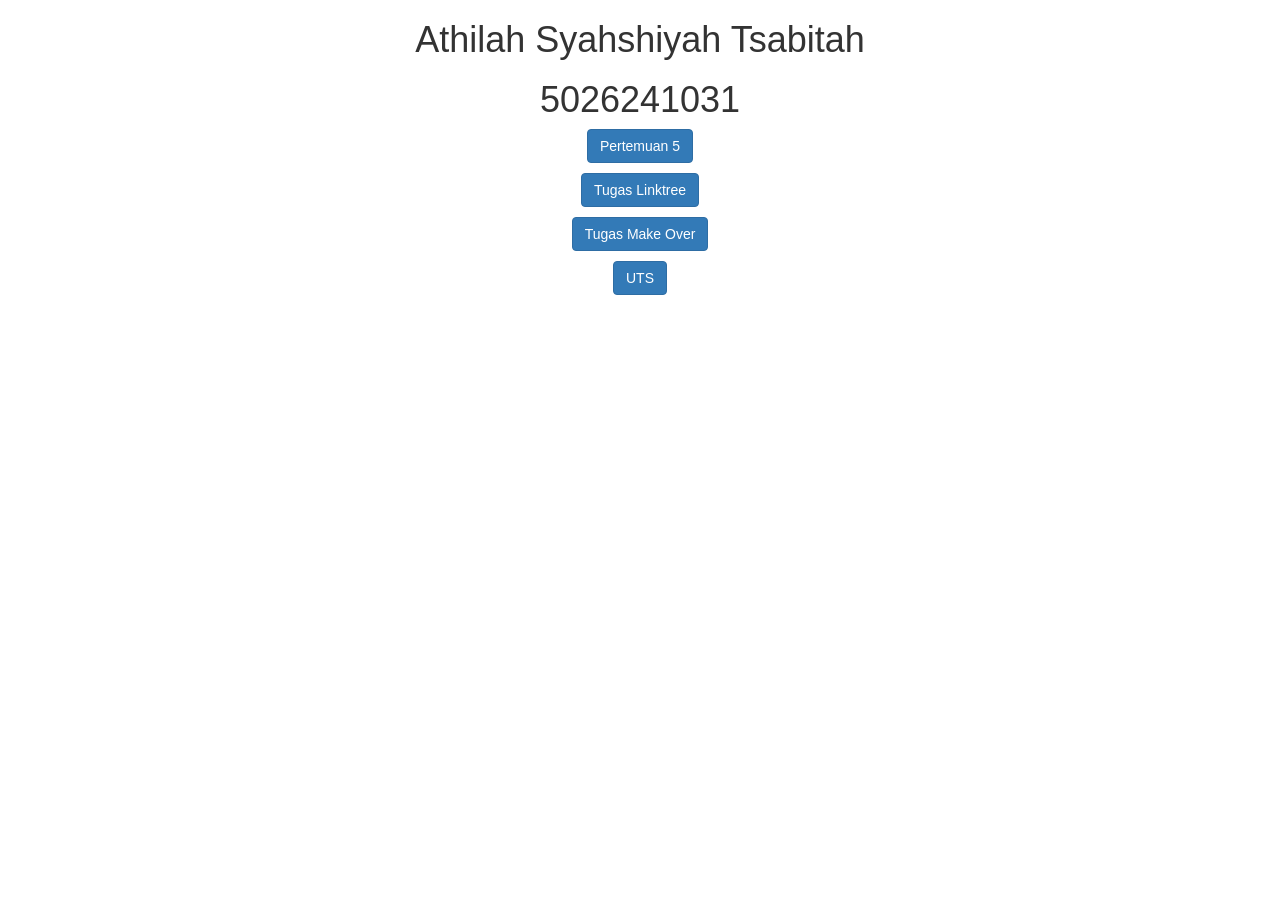
<file: index.html>
<!DOCTYPE html>
<html lang="en">

<head>
    <title>5026241031</title>
    <meta charset="utf-8">
    <meta name="viewport" content="width=device-width, initial-scale=1">
    <link rel="stylesheet" href="https://maxcdn.bootstrapcdn.com/bootstrap/3.4.1/css/bootstrap.min.css">
    <script src="https://ajax.googleapis.com/ajax/libs/jquery/3.7.1/jquery.min.js"></script>
    <script src="https://maxcdn.bootstrapcdn.com/bootstrap/3.4.1/js/bootstrap.min.js"></script>
</head>

<body>

    <div class="container">
        <center>
            <h1>Athilah Syahshiyah Tsabitah</h1>
            <h1>5026241031</h1>
            <p><a href="pertemuan 5.html" target="_blank"><button class="btn btn-primary">Pertemuan 5</button></a></p>
            <p><a href="tugas pertemuan5.html" target="_blank"><button class="btn btn-primary">Tugas Linktree</button></a></p>
            <p><a href="tugas_ets.html" target="_blank"><button class="btn btn-primary">Tugas Make Over</button></a></p>
            <p><a href="5026241031.html" target="_blank"><button class="btn btn-primary">UTS</button></a></p>
        </center>
    </div>

</body>

</html>
</file>
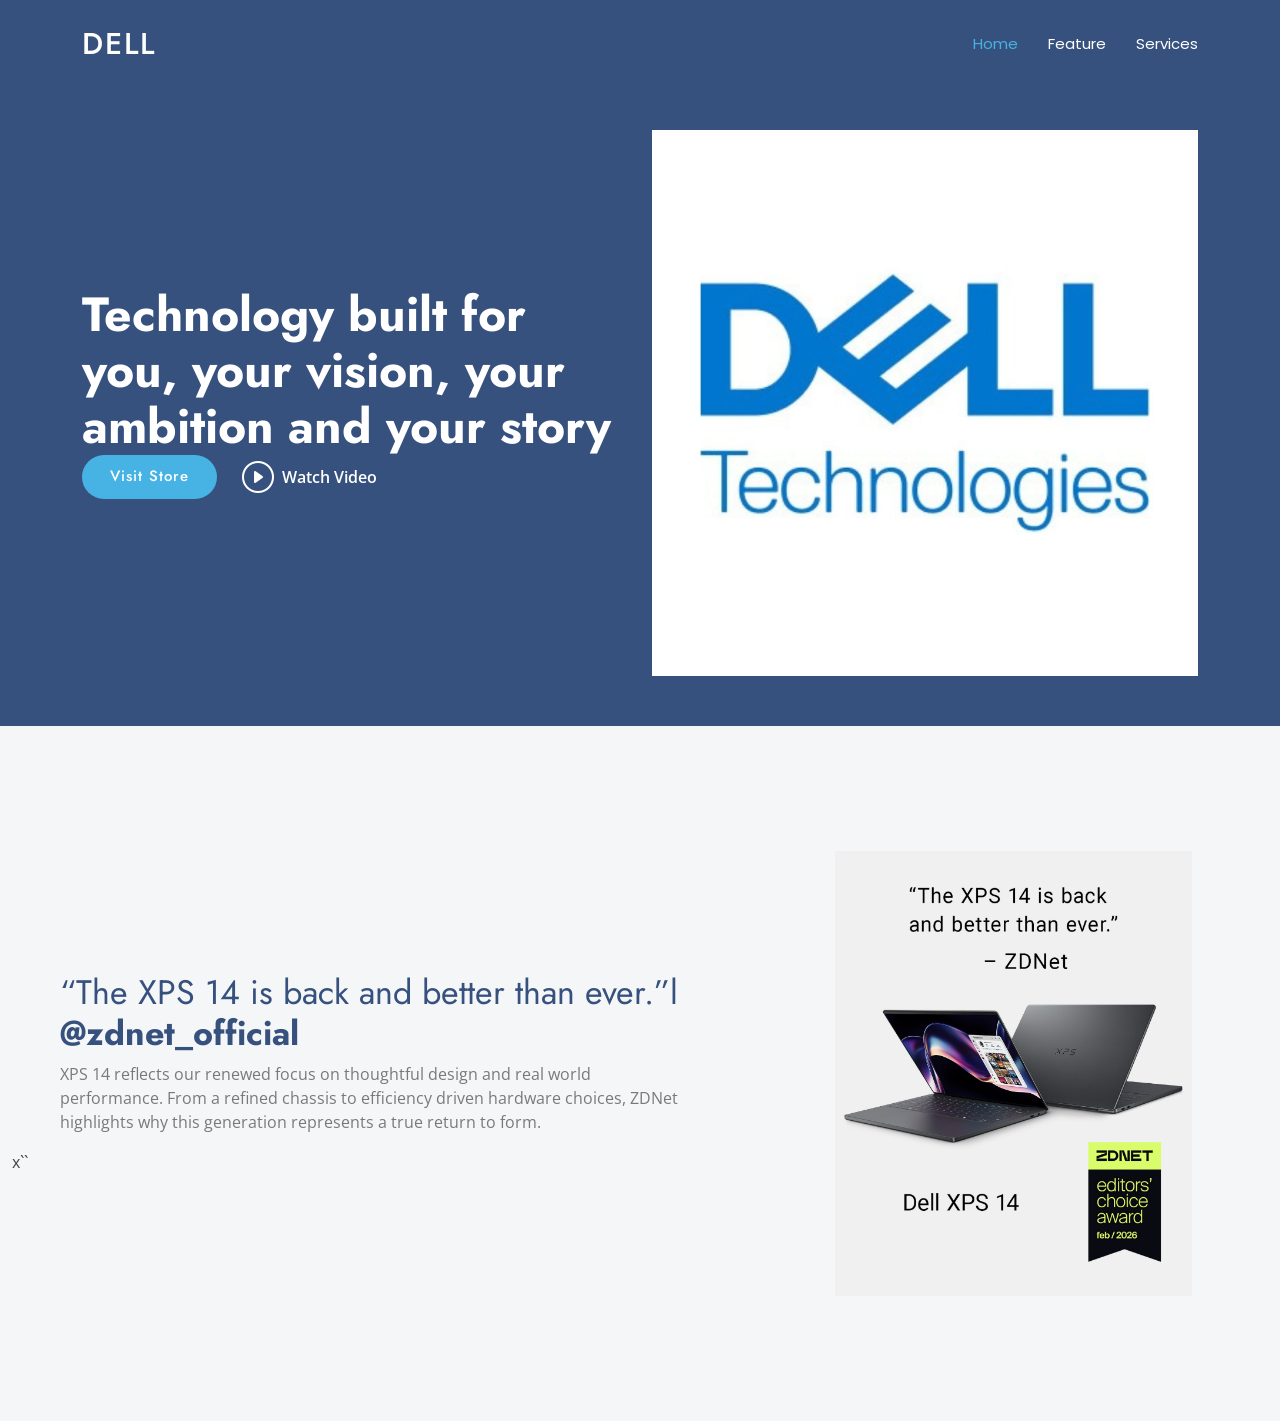
<file: pertemuan 5.html>
<!DOCTYPE html>
    <html lang="en">

    <head>
        <meta charset="utf-8">
        <meta content="width=device-width, initial-scale=1.0" name="viewport">
        <title>DELL</title>
        <meta name="description" content="">
        <meta name="keywords" content="">

        <!-- Favicons -->
        <link href="assets/img/favicon.png" rel="icon">
        <link href="assets/img/apple-touch-icon.png" rel="apple-touch-icon">

        <!-- Fonts -->
        <link href="https://fonts.googleapis.com" rel="preconnect">
        <link href="https://fonts.gstatic.com" rel="preconnect" crossorigin>
        <link
            href="https://fonts.googleapis.com/css2?family=Open+Sans:ital,wght@0,300;0,400;0,500;0,600;0,700;0,800;1,300;1,400;1,500;1,600;1,700;1,800&family=Poppins:ital,wght@0,100;0,200;0,300;0,400;0,500;0,600;0,700;0,800;0,900;1,100;1,200;1,300;1,400;1,500;1,600;1,700;1,800;1,900&family=Jost:ital,wght@0,100;0,200;0,300;0,400;0,500;0,600;0,700;0,800;0,900;1,100;1,200;1,300;1,400;1,500;1,600;1,700;1,800;1,900&display=swap"
            rel="stylesheet">

        <!-- Vendor CSS Files -->
        <link href="assets/vendor/bootstrap/css/bootstrap.min.css" rel="stylesheet">
        <link href="assets/vendor/bootstrap-icons/bootstrap-icons.css" rel="stylesheet">
        <link href="assets/vendor/aos/aos.css" rel="stylesheet">
        <link href="assets/vendor/glightbox/css/glightbox.min.css" rel="stylesheet">
        <link href="assets/vendor/swiper/swiper-bundle.min.css" rel="stylesheet">

        <!-- Main CSS File -->
        <link href="assets/css/main.css" rel="stylesheet">

        <!-- =======================================================
    * Template Name: Arsha
    * Template URL: https://bootstrapmade.com/arsha-free-bootstrap-html-template-corporate/
    * Updated: Feb 22 2025 with Bootstrap v5.3.3
    * Author: BootstrapMade.com
    * License: https://bootstrapmade.com/license/
    ======================================================== -->
    </head>

    <body class="index-page">
        <header id="header" class="header d-flex align-items-center fixed-top">
            <div class="container-fluid container-xl position-relative d-flex align-items-center">

                <a href="index.html" class="logo d-flex align-items-center me-auto">
                    <!-- Uncomment the line below if you also wish to use an image logo -->
                    <!-- <img src="assets/img/logo.webp" alt=""> -->
                    <h1 class="sitename">DELL</h1>
                </a>

                <nav id="navmenu" class="navmenu">
                    <ul>
                        <li><a href="#hero" class="active">Home</a></li>
                        <li><a href="#why-us">Feature</a></li>
                        <li><a href="#services">Services</a></li>
                    </ul>

                    <i class="mobile-nav-toggle d-xl-none bi bi-list"></i>
                </nav>


            </div>
        </header>

        <main class="main">
            <!-- Hero Section -->
            <section id="hero" class="hero section dark-background">

                <div class="container">
                    <div class="row gy-4">
                        <div class="col-lg-6 order-2 order-lg-1 d-flex flex-column justify-content-center"
                            data-aos="zoom-out">
                            <h1>Technology built for you, your vision, your ambition and your story</h1>
                            <div class="d-flex">
                                <a href="#about" class="btn-get-started">Visit Store</a>
                                <a href="https://l.instagram.com/?u=https%3A%2F%2Fvisitstore.bio%2Fdell%3Ftab%3Dig%26utm_source%3Dig%26utm_medium%3Dsocial%26utm_content%3Dlink_in_bio%26fbclid%3DPAZXh0bgNhZW0CMTEAc3J0YwZhcHBfaWQMMjU2MjgxMDQwNTU4AAGnMB7Nc7bZVNLs1zBAMg4FeRxHGf1jxE8PWD1igWO8KERxucW5TW-LclnUJ_0_aem_ry11KcYr675PekF4syE4jw&e=AT5hlwAUgXfzr9kJ6H-dFHyzB8PiYaXU3IyNbcnoPUIRa6s5okUBM4HDHw1R-5VB_JmHfVxzAlvwiMyW3VESpHSO1TbYlBzEpyQAngxEvQ"
                                    class="glightbox btn-watch-video d-flex align-items-center"><i
                                        class="bi bi-play-circle"></i><span>Watch Video</span></a>
                            </div>
                        </div>
                        <div class="col-lg-6 order-1 order-lg-2 hero-img" data-aos="zoom-out" data-aos-delay="200">
                            <img src="assets/img/logo DELL.jpg" class="img-fluid animated" alt="">
                        </div>
                    </div>
                </div>

            </section><!-- /Hero Section -->

            <!-- Why Us Section -->
            <section id="why-us" class="section why-us light-background" data-builder="section">

                <div class="container-fluid">

                    <div class="row gy-4">

                        <div class="col-lg-7 d-flex flex-column justify-content-center order-2 order-lg-1">

                            <div class="content px-xl-5" data-aos="fade-up" data-aos-delay="100">
                                <h3><span>“The XPS 14 is back and better than ever.”l</strong>
                                    </span><strong>@zdnet_official</strong></h3>
                                <p>
                                    XPS 14 reflects our renewed focus on thoughtful design and real world performance. From
                                    a refined chassis to efficiency driven hardware choices, ZDNet highlights why this
                                    generation represents a true return to form.

                                </p>
                            </div>
                            x``
                        </div>

                        <div class="col-lg-5 order-1 order-lg-2 why-us-img">
                            <img src="assets/img/laptop DELL XPS 14.png" class="img-fluid" alt="" data-aos="zoom-in"
                                data-aos-delay="100">
                        </div>
                    </div>

                </div>

            </section><!-- /Why Us Section -->

        </main>

        <!-- Scroll Top -->
        <a href="#" id="scroll-top" class="scroll-top d-flex align-items-center justify-content-center"><i
                class="bi bi-arrow-up-short"></i></a>

        <!-- Preloader -->
        <div id="preloader"></div>

        <!-- Vendor JS Files -->
        <script src="assets/vendor/bootstrap/js/bootstrap.bundle.min.js"></script>
        <script src="assets/vendor/php-email-form/validate.js"></script>
        <script src="assets/vendor/aos/aos.js"></script>
        <script src="assets/vendor/glightbox/js/glightbox.min.js"></script>
        <script src="assets/vendor/swiper/swiper-bundle.min.js"></script>
        <script src="assets/vendor/waypoints/noframework.waypoints.js"></script>
        <script src="assets/vendor/imagesloaded/imagesloaded.pkgd.min.js"></script>
        <script src="assets/vendor/isotope-layout/isotope.pkgd.min.js"></script>

        <!-- Main JS File -->
        <script src="assets/js/main.js"></script>

    </body>

    </html>
</file>
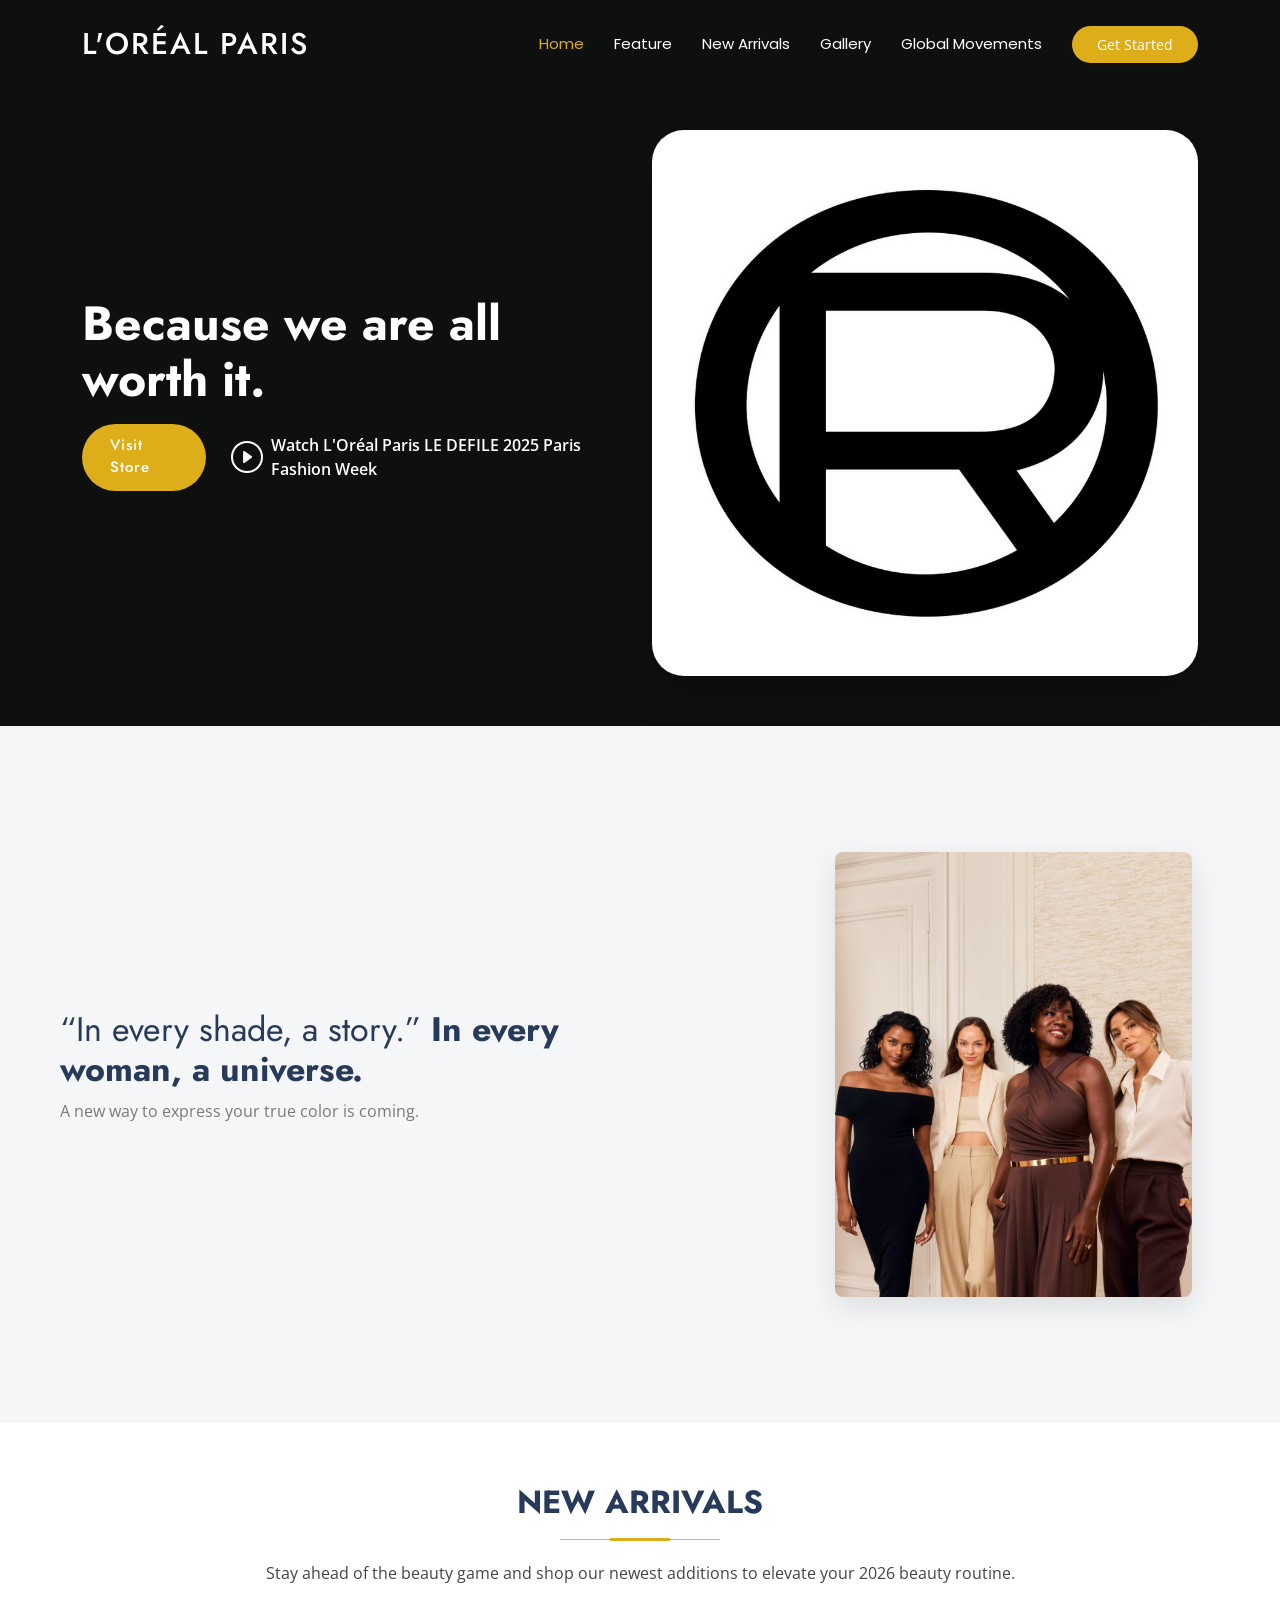
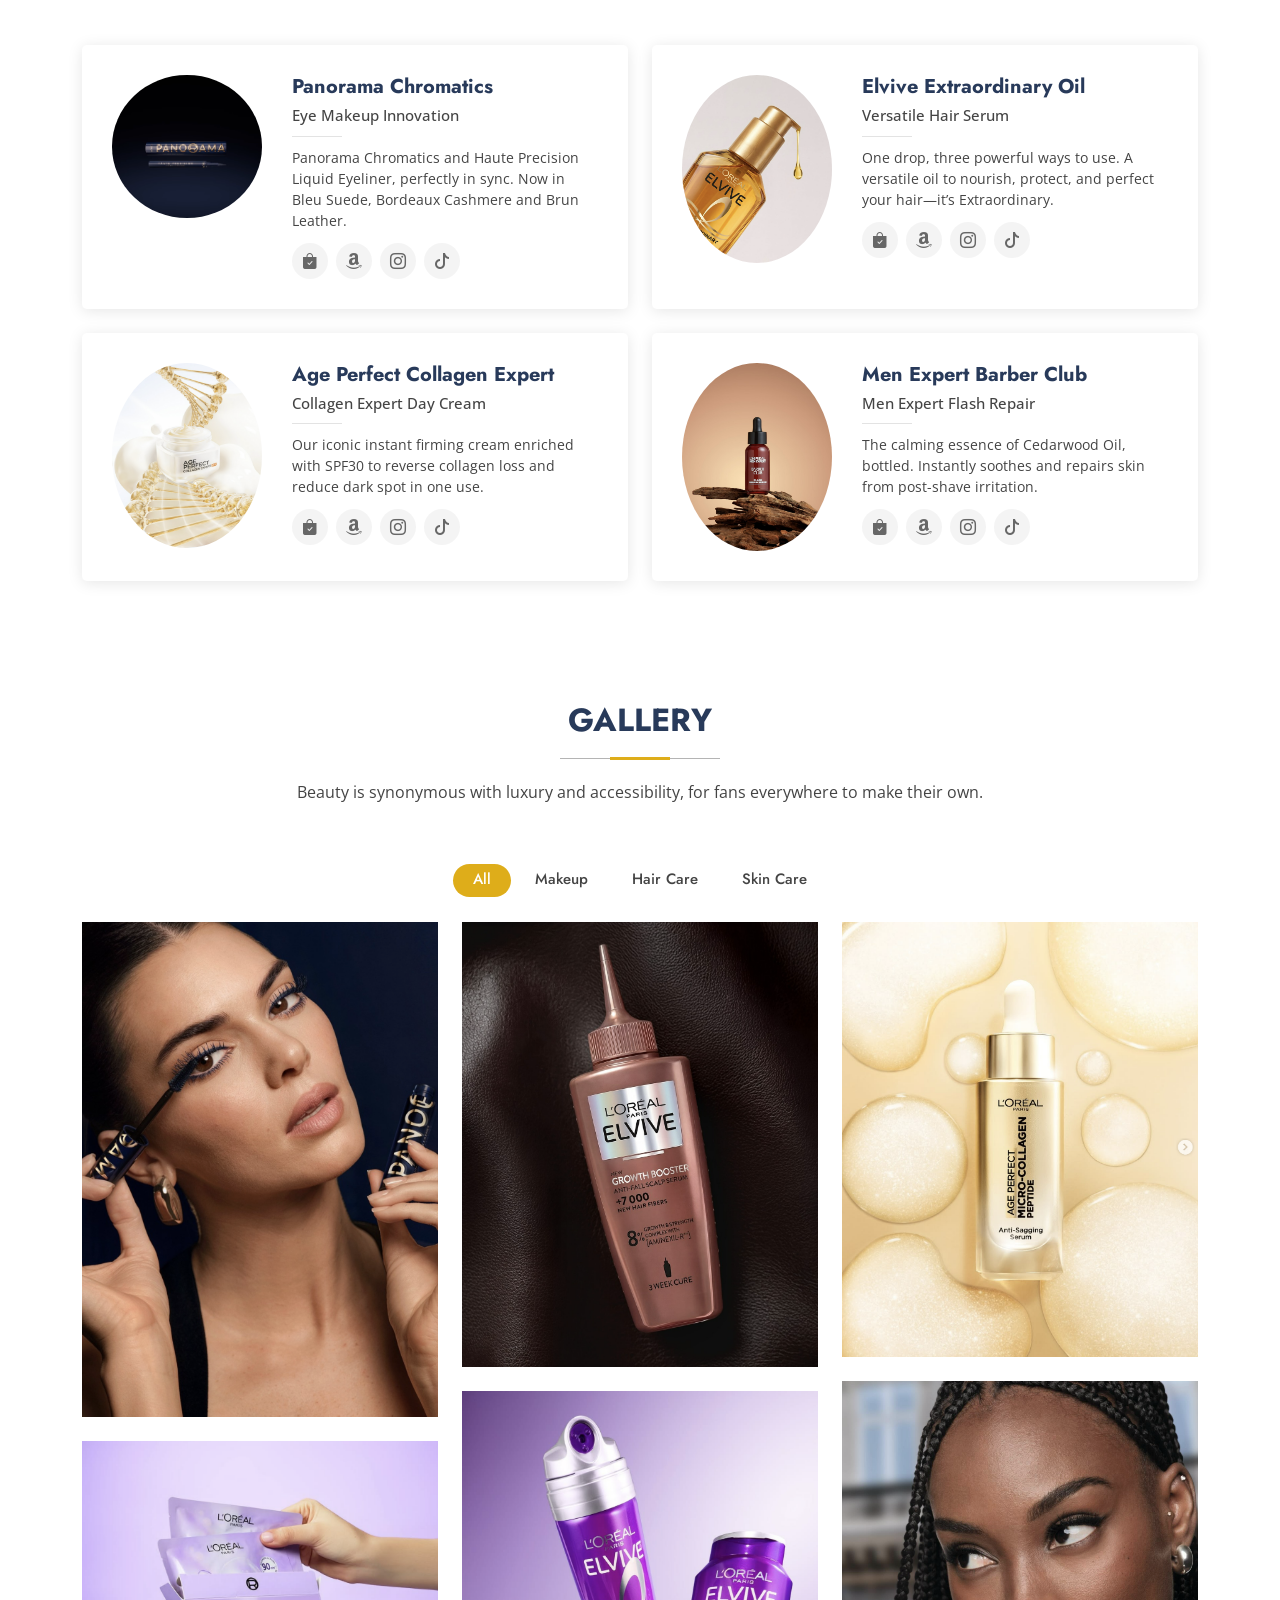
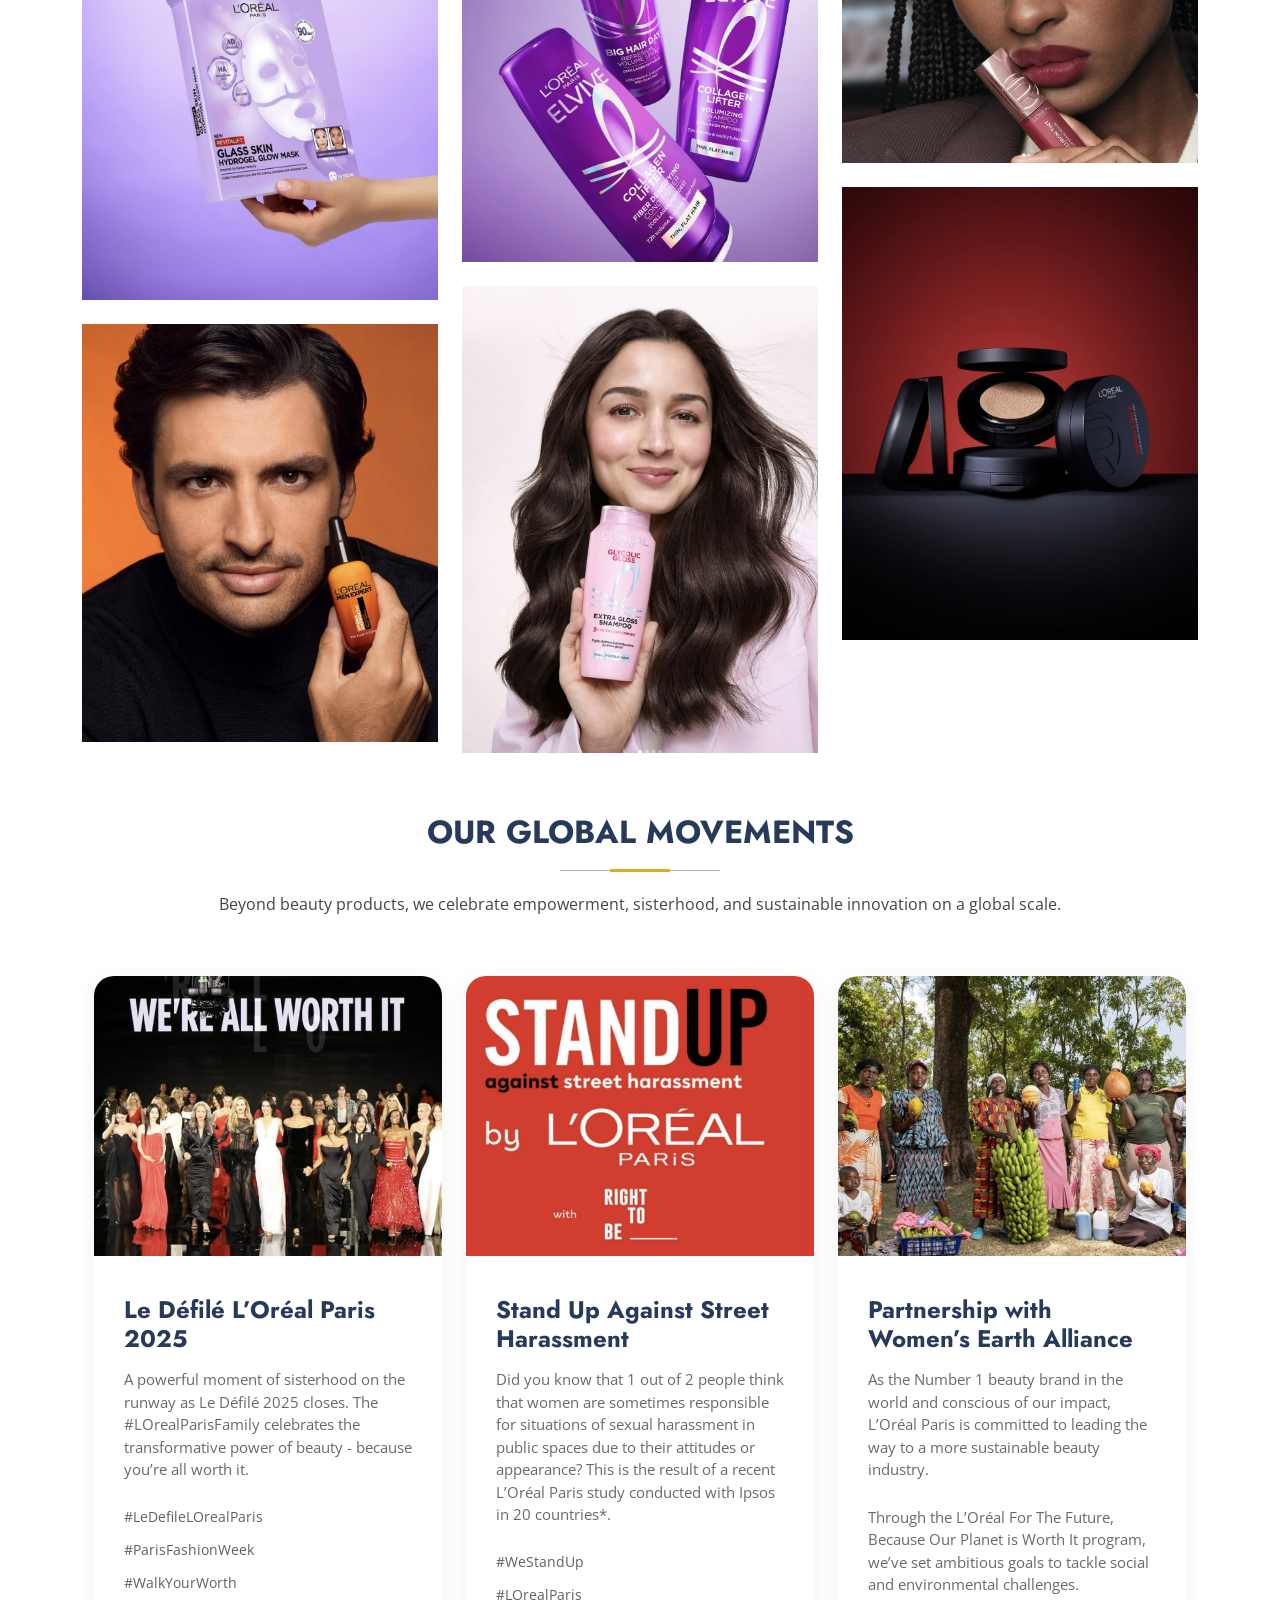
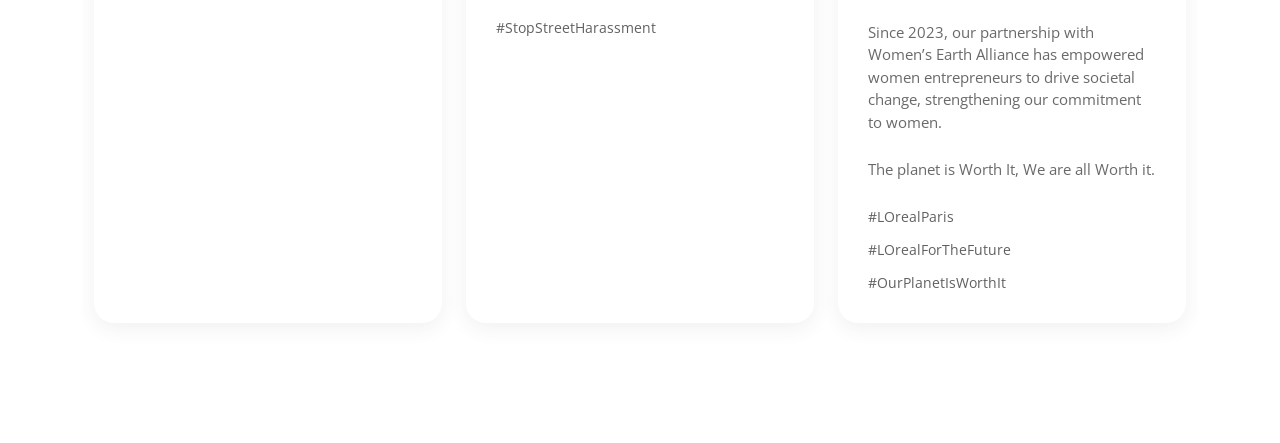
<file: tugas_ets.html>
<!DOCTYPE html>
<html lang="en">

<head>
    <meta charset="utf-8">
    <meta content="width=device-width, initial-scale=1.0" name="viewport">
    <title> L'Oréal Paris</title>
    <meta name="description" content="">
    <meta name="keywords" content="">

    <!-- Favicons -->
    <link href="assets/img/favicon.png" rel="icon">
    <link href="assets/img/apple-touch-icon.png" rel="apple-touch-icon">

    <!-- Fonts -->
    <link href="https://fonts.googleapis.com" rel="preconnect">
    <link href="https://fonts.gstatic.com" rel="preconnect" crossorigin>
    <link
        href="https://fonts.googleapis.com/css2?family=Open+Sans:ital,wght@0,300;0,400;0,500;0,600;0,700;0,800;1,300;1,400;1,500;1,600;1,700;1,800&family=Poppins:ital,wght@0,100;0,200;0,300;0,400;0,500;0,600;0,700;0,800;0,900;1,100;1,200;1,300;1,400;1,500;1,600;1,700;1,800;1,900&family=Jost:ital,wght@0,100;0,200;0,300;0,400;0,500;0,600;0,700;0,800;0,900;1,100;1,200;1,300;1,400;1,500;1,600;1,700;1,800;1,900&display=swap"
        rel="stylesheet">

    <!-- Vendor CSS Files -->
    <link href="assets/vendor/bootstrap/css/bootstrap.min.css" rel="stylesheet">
    <link href="assets/vendor/bootstrap-icons/bootstrap-icons.css" rel="stylesheet">
    <link href="assets/vendor/aos/aos.css" rel="stylesheet">
    <link href="assets/vendor/glightbox/css/glightbox.min.css" rel="stylesheet">
    <link href="assets/vendor/swiper/swiper-bundle.min.css" rel="stylesheet">

    <!-- Main CSS File -->
    <link href="assets_tugasets/tugasets.css" rel="stylesheet">

</head>

<body class="index-page">
    <header id="header" class="header d-flex align-items-center fixed-top">
        <div class="container-fluid container-xl position-relative d-flex align-items-center">

            <a href="index.html" class="logo d-flex align-items-center me-auto">
                <!-- Uncomment the line below if you also wish to use an image logo -->
                <!-- <img src="assets/img/logo.webp" alt=""> -->
                <h1 class="sitename">L'Oréal Paris</h1>
            </a>

            <nav id="navmenu" class="navmenu">
                <ul>
                    <li><a href="#hero" class="active">Home</a></li>
                    <li><a href="#feature">Feature</a></li>
                    <li><a href="#new-arrivals">New Arrivals</a></li>
                    <li><a href="#gallery">Gallery</a></li>
                    <li><a href="#movements">Global Movements</a></li>
                </ul>
                <i class="mobile-nav-toggle d-xl-none bi bi-list"></i>
            </nav>

            <a class="btn-getstarted" href="#feature">Get Started</a>

        </div>
    </header>

    <main class="main">
        <!-- Hero Section -->
        <section id="hero" class="hero section dark-background">

            <div class="container">
                <div class="row gy-4 align-items-center">
                    <div class="col-lg-6 order-2 order-lg-1 d-flex flex-column justify-content-center"
                        data-aos="zoom-out">
                        <h1 class="mb-3">Because we are all worth it.</h1>
                        <div class="d-flex">
                            <a href="https://www.lorealparisusa.com/" class="btn-get-started">Visit Store</a>
                            <a href="https://youtu.be/eG9RXdYA43w?si=U8f6pp8a3wK_J_x9"
                                class="glightbox btn-watch-video d-flex align-items-center"><i
                                    class="bi bi-play-circle"></i><span>Watch
                                    L'Oréal Paris LE DEFILE 2025 Paris Fashion Week</span></a>
                        </div>
                    </div>
                    <div class="col-lg-6 order-1 order-lg-2 hero-img text-end" data-aos="zoom-out" data-aos-delay="200">
                        <img src="assets_tugasets/hero - icon loreal.jpg" class="img-fluid animated rounded-5 shadow-lg"
                            alt="Loreal Logo" style="width: 100%; max-width: 600px;">
                    </div>
                </div>
            </div>
        </section><!-- /Hero Section -->

        <!-- Feature Section -->
        <section id="feature" class="section why-us light-background" data-builder="section">
            <div class="container-fluid">
                <div class="row gy-4">
                    <div class="col-lg-7 d-flex flex-column justify-content-center order-2 order-lg-1">
                        <div class="content px-xl-5" data-aos="fade-up" data-aos-delay="100">
                            <h3><span>“In every shade, a story.”</strong>
                                </span><strong>In every woman, a universe.</strong></h3>
                            <p>
                                A new way to express your true color is coming.
                            </p>
                        </div>
                    </div>

                    <div class="col-lg-5 order-1 order-lg-2 why-us-img">
                        <img src="assets_tugasets/why us - icon.jpeg" class="img-fluid" alt="" data-aos="zoom-in"
                            data-aos-delay="100"
                            style="object-fit: cover; min-height: 400px; border-radius: 8px; box-shadow: 0 10px 30px rgba(0,0,0,0.1);">
                    </div>

                </div>

        </section><!-- /Feature Section -->


        <!-- Team Section -->
        <section id="new-arrivals" class="team section">

            <!-- Section Title -->
            <div class="container section-title" data-aos="fade-up">
                <h2>New Arrivals</h2>
                <p>Stay ahead of the beauty game and shop our newest additions to elevate your 2026 beauty routine.</p>
            </div><!-- End Section Title -->

            <div class="container">

                <div class="row gy-4">

                    <div class="col-lg-6" data-aos="fade-up" data-aos-delay="100">
                        <div class="team-member d-flex align-items-start">
                            <div class="pic"><img src="assets_tugasets/new arrival - panorama.png" class="img-fluid"
                                    alt="">
                            </div>
                            <div class="member-info">
                                <h4>Panorama Chromatics</h4>
                                <span>Eye Makeup Innovation</span>
                                <p>Panorama Chromatics and Haute Precision Liquid Eyeliner, perfectly in sync. Now in
                                    Bleu Suede, Bordeaux Cashmere and Brun Leather.</p>
                                <div class="social">
                                    <a href="https://shopee.co.id/lorealparis.id"><i
                                            class="bi bi-bag-check-fill"></i></a>
                                    <a href="https://www.amazon.com/lorealparis"><i class="bi bi-amazon"></i></a>
                                    <a href="https://www.instagram.com/lorealparis"><i class="bi bi-instagram"></i></a>
                                    <a href="https://www.tiktok.com/@lorealparis"><i class="bi bi-tiktok"></i></a>
                                </div>
                            </div>
                        </div>
                    </div><!-- End Team Member -->

                    <div class="col-lg-6" data-aos="fade-up" data-aos-delay="200">
                        <div class="team-member d-flex align-items-start">
                            <div class="pic"><img src="assets_tugasets/new arrival - elvive.png" class="img-fluid"
                                    alt="">
                            </div>
                            <div class="member-info">
                                <h4>Elvive Extraordinary Oil</h4>
                                <span>Versatile Hair Serum</span>
                                <p>One drop, three powerful ways to use. A versatile oil to nourish, protect, and
                                    perfect your hair—it’s Extraordinary.</p>
                                <div class="social">
                                    <a href="https://shopee.co.id/lorealparis.id"><i
                                            class="bi bi-bag-check-fill"></i></a>
                                    <a href="https://www.amazon.com/lorealparis"><i class="bi bi-amazon"></i></a>
                                    <a href="https://www.instagram.com/lorealparis"><i class="bi bi-instagram"></i></a>
                                    <a href="https://www.tiktok.com/@lorealparis"><i class="bi bi-tiktok"></i></a>
                                </div>
                            </div>
                        </div>
                    </div><!-- End Team Member -->

                    <div class="col-lg-6" data-aos="fade-up" data-aos-delay="300">
                        <div class="team-member d-flex align-items-start">
                            <div class="pic"><img src="assets_tugasets/new arrival - anti aging.png" class="img-fluid"
                                    alt="">
                            </div>
                            <div class="member-info">
                                <h4>Age Perfect Collagen Expert</h4>
                                <span>Collagen Expert Day Cream</span>
                                <p>Our iconic instant firming cream enriched with SPF30 to reverse collagen loss and
                                    reduce dark spot in one use.</p>
                                <div class="social">
                                    <a href="https://shopee.co.id/lorealparis.id"><i
                                            class="bi bi-bag-check-fill"></i></a>
                                    <a href="https://www.amazon.com/lorealparis"><i class="bi bi-amazon"></i></a>
                                    <a href="https://www.instagram.com/lorealparis"><i class="bi bi-instagram"></i></a>
                                    <a href="https://www.tiktok.com/@lorealparis"><i class="bi bi-tiktok"></i></a>
                                </div>
                            </div>
                        </div>
                    </div><!-- End Team Member -->

                    <div class="col-lg-6" data-aos="fade-up" data-aos-delay="400">
                        <div class="team-member d-flex align-items-start">
                            <div class="pic"><img src="assets_tugasets/new arrival - man expert.png" class="img-fluid"
                                    alt="">
                            </div>
                            <div class="member-info">
                                <h4>Men Expert Barber Club</h4>
                                <span>Men Expert Flash Repair</span>
                                <p>The calming essence of Cedarwood Oil, bottled. Instantly soothes and repairs skin
                                    from post-shave irritation.</p>
                                <div class="social">
                                    <a href="https://shopee.co.id/lorealparis.id"><i
                                            class="bi bi-bag-check-fill"></i></a>
                                    <a href="https://www.amazon.com/lorealparis"><i class="bi bi-amazon"></i></a>
                                    <a href="https://www.instagram.com/lorealparis"><i class="bi bi-instagram"></i></a>
                                    <a href="https://www.tiktok.com/@lorealparis"><i class="bi bi-tiktok"></i></a>
                                </div>
                            </div>
                        </div>
                    </div><!-- End Team Member -->

                </div>

            </div>

        </section><!-- /Team Section -->


        <!-- Portfolio Section -->
        <section id="gallery" class="portfolio section">

            <!-- Section Title -->
            <div class="container section-title" data-aos="fade-up">
                <h2>Gallery</h2>
                <p>Beauty is synonymous with luxury and accessibility, for fans everywhere to make their own.</p>
            </div><!-- End Section Title -->

            <div class="container">

                <div class="isotope-layout" data-default-filter="*" data-layout="masonry" data-sort="original-order">

                    <ul class="portfolio-filters isotope-filters" data-aos="fade-up" data-aos-delay="100">
                        <li data-filter="*" class="filter-active">All</li>
                        <li data-filter=".filter-app">Makeup</li>
                        <li data-filter=".filter-product">Hair Care</li>
                        <li data-filter=".filter-branding">Skin Care</li>
                    </ul><!-- End Portfolio Filters -->

                    <div class="row gy-4 isotope-container" data-aos="fade-up" data-aos-delay="200">

                        <div class="col-lg-4 col-md-6 portfolio-item isotope-item filter-app">
                            <img src="assets_tugasets/gallery - panorama.png" class="img-fluid" alt="">
                            <div class="portfolio-info">
                                <h4>Panorama Mascara</h4>
                                <p>Panoramic gaze with Bordeaux Cashmere.</p>
                                <a href="assets_tugasets/gallery - panorama.png" title="Panorama Mascara"
                                    data-gallery="portfolio-gallery-app" class="glightbox preview-link"><i
                                        class="bi bi-zoom-in"></i></a>
                                <a href="https://www.instagram.com/p/DUJjpmHDdkL/?utm_source=ig_web_copy_link&igsh=MzRlODBiNWFlZA=="
                                    title="More Details" class="details-link"><i class="bi bi-link-45deg"></i></a>
                            </div>
                        </div><!-- End Portfolio Item -->

                        <div class="col-lg-4 col-md-6 portfolio-item isotope-item filter-product">
                            <img src="assets_tugasets/gallery - elvive serum.png" class="img-fluid" alt="">
                            <div class="portfolio-info">
                                <h4>Growth Booster</h4>
                                <p>Anti-fall scalp serum for growth.</p>
                                <a href="assets_tugasets/gallery - elvive serum.png" title="Growth Booster"
                                    data-gallery="portfolio-gallery-product" class="glightbox preview-link"><i
                                        class="bi bi-zoom-in"></i></a>
                                <a href="https://www.instagram.com/p/DUDbywRkgEL/?utm_source=ig_web_copy_link&igsh=MzRlODBiNWFlZA=="
                                    title="More Details" class="details-link"><i class="bi bi-link-45deg"></i></a>
                            </div>
                        </div><!-- End Portfolio Item -->

                        <div class="col-lg-4 col-md-6 portfolio-item isotope-item filter-branding">
                            <img src="assets_tugasets/gallery - anti aging.png" class="img-fluid" alt="">
                            <div class="portfolio-info">
                                <h4>Micro-Collagen Peptide</h4>
                                <p>Anti-aging serum with micro-collagen peptides.</p>
                                <a href="assets_tugasets/gallery - anti aging.png" title="Micro-Collagen Peptide"
                                    data-gallery="portfolio-gallery-branding" class="glightbox preview-link"><i
                                        class="bi bi-zoom-in"></i></a>
                                <a href="https://www.instagram.com/p/DVRp6mXD_fC/?utm_source=ig_web_copy_link&igsh=MzRlODBiNWFlZA=="
                                    title="More Details" class="details-link"><i class="bi bi-link-45deg"></i></a>
                            </div>
                        </div><!-- End Portfolio Item -->

                        <div class="col-lg-4 col-md-6 portfolio-item isotope-item filter-app">
                            <img src="assets_tugasets/gallery - lipstic.png" class="img-fluid" alt="">
                            <div class="portfolio-info">
                                <h4>Hyaluron Tint</h4>
                                <p>A weightless color that lasts like a tint & hydrates like a serum.</p>
                                <a href="assets_tugasets/gallery - lipstic.png" title="Hyaluron Tint"
                                    data-gallery="portfolio-gallery-app" class="glightbox preview-link"><i
                                        class="bi bi-zoom-in"></i></a>
                                <a href="https://www.instagram.com/p/DW6NvQZiJFr/?utm_source=ig_web_copy_link&igsh=MzRlODBiNWFlZA=="
                                    title="More Details" class="details-link"><i class="bi bi-link-45deg"></i></a>
                            </div>
                        </div><!-- End Portfolio Item -->

                        <div class="col-lg-4 col-md-6 portfolio-item isotope-item filter-product">
                            <img src="assets_tugasets/gallery - elvive .png" class="img-fluid" alt="">
                            <div class="portfolio-info">
                                <h4>Collagen Lifter</h4>
                                <p>Three‑step breakthrough routine enriched with Collagen Peptides for 72H lifted roots
                                    and voluminous hair.</p>
                                <a href="assets_tugasets/gallery - elvive .png" title="Collagen Lifter"
                                    data-gallery="portfolio-gallery-product" class="glightbox preview-link"><i
                                        class="bi bi-zoom-in"></i></a>
                                <a href="https://www.instagram.com/p/DTEmIYrEhIy/?utm_source=ig_web_copy_link&igsh=MzRlODBiNWFlZA==l"
                                    title="More Details" class="details-link"><i class="bi bi-link-45deg"></i></a>
                            </div>
                        </div><!-- End Portfolio Item -->

                        <div class="col-lg-4 col-md-6 portfolio-item isotope-item filter-branding">
                            <img src="assets_tugasets/gallery - mask.png" class="img-fluid" alt="">
                            <div class="portfolio-info">
                                <h4>Revitalift Hydrogel Glow Mask</h4>
                                <p>Transform your skin with instant & lasting glow.</p>
                                <a href="assets_tugasets/gallery - mask.png" title="Revitalift Hydrogel Glow Mask"
                                    data-gallery="portfolio-gallery-branding" class="glightbox preview-link"><i
                                        class="bi bi-zoom-in"></i></a>
                                <a href="https://www.instagram.com/p/DTyg-M1krXG/?utm_source=ig_web_copy_link&igsh=MzRlODBiNWFlZA=="
                                    title="More Details" class="details-link"><i class="bi bi-link-45deg"></i></a>
                            </div>
                        </div><!-- End Portfolio Item -->

                        <div class="col-lg-4 col-md-6 portfolio-item isotope-item filter-app">
                            <img src="assets_tugasets/gallery - cushion.png" class="img-fluid" alt="">
                            <div class="portfolio-info">
                                <h4>Infallible Cushion</h4>
                                <p> Breathable liquid foundation in a sponge, delivering flawless coverage with up to
                                    24H wear.</p>
                                <a href="assets_tugasets/gallery - cushion.png" title="Infallible Cushion"
                                    data-gallery="portfolio-gallery-app" class="glightbox preview-link"><i
                                        class="bi bi-zoom-in"></i></a>
                                <a href="https://www.instagram.com/p/DTQqm17kuxw/?utm_source=ig_web_copy_link&igsh=MzRlODBiNWFlZA=="
                                    title="More Details" class="details-link"><i class="bi bi-link-45deg"></i></a>
                            </div>
                        </div><!-- End Portfolio Item -->

                        <div class="col-lg-4 col-md-6 portfolio-item isotope-item filter-product">
                            <img src="assets_tugasets/gallery - glycolic gloss shampoo.png" class="img-fluid" alt="">
                            <div class="portfolio-info">
                                <h4>Glycolic Gloss Shampoo</h4>
                                <p>Exfoliate and brighten your hair with this gentle glycolic acid shampoo.</p>
                                <a href="assets_tugasets/gallery - glycolic gloss shampoo.png"
                                    title="Glycolic Gloss Shampoo" data-gallery="portfolio-gallery-product"
                                    class="glightbox preview-link"><i class="bi bi-zoom-in"></i></a>
                                <a href="https://www.instagram.com/p/DNlMET0u7Cx/?utm_source=ig_web_copy_link&igsh=MzRlODBiNWFlZA=="
                                    title="More Details" class="details-link"><i class="bi bi-link-45deg"></i></a>
                            </div>
                        </div><!-- End Portfolio Item -->

                        <div class="col-lg-4 col-md-6 portfolio-item isotope-item filter-branding">
                            <img src="assets_tugasets/gallery - max.png" class="img-fluid" alt="">
                            <div class="portfolio-info">
                                <h4>Hydra Energetic</h4>
                                <p>Vitamin C Shot Serum, for skin that looks healthier, brighter, and more energized.
                                </p>
                                <a href="assets_tugasets/gallery - max.png" title="Hydra Energetic"
                                    data-gallery="portfolio-gallery-branding" class="glightbox preview-link"><i
                                        class="bi bi-zoom-in"></i></a>
                                <a href="https://www.instagram.com/p/DKUMM6hTaZv/?utm_source=ig_web_copy_link&igsh=MzRlODBiNWFlZA=="
                                    title="More Details" class="details-link"><i class="bi bi-link-45deg"></i></a>
                            </div>
                        </div><!-- End Portfolio Item -->

                    </div><!-- End Portfolio Container -->

                    <!-- Work Process Section -->
                    <section id="movements" class="work-process section">

                        <!-- Section Title -->
                        <div class="container section-title" data-aos="fade-up">
                            <h2>Our Global Movements</h2>
                            <p>Beyond beauty products, we celebrate empowerment, sisterhood, and sustainable innovation
                                on a global scale.</p>
                        </div><!-- End Section Title -->

                        <div class="container" data-aos="fade-up" data-aos-delay="100">

                            <div class="row gy-5">

                                <div class="col-lg-4" data-aos="fade-up" data-aos-delay="200">
                                    <div class="steps-item">
                                        <div class="steps-image">
                                            <img src="assets_tugasets/wps - Le Défilé 2025.png" alt="Step 1"
                                                class="img-fluid" loading="lazy">
                                        </div>
                                        <div class="steps-content">
                                            <h3>Le Défilé L’Oréal Paris 2025</h3>
                                            <p>A powerful moment of sisterhood on the runway as Le Défilé 2025 closes.
                                                The #LOrealParisFamily celebrates the transformative power of beauty -
                                                because you’re all worth it.
                                            </p>
                                            <div class="steps-features">
                                                <div class="feature-item">
                                                    <span>#LeDefileLOrealParis</span>
                                                </div>
                                                <div class="feature-item">
                                                    <span>#ParisFashionWeek</span>
                                                </div>
                                                <div class="feature-item">
                                                    <span> #WalkYourWorth</span>
                                                </div>
                                            </div>
                                        </div>
                                    </div><!-- End Steps Item -->
                                </div>

                                <div class="col-lg-4" data-aos="fade-up" data-aos-delay="300">
                                    <div class="steps-item">
                                        <div class="steps-image">
                                            <img src="assets_tugasets/wps - stand up.png" alt="Step 2" class="img-fluid"
                                                loading="lazy">
                                        </div>
                                        <div class="steps-content">
                                            <h3>Stand Up Against Street Harassment</h3>
                                            <p>Did you know that 1 out of 2 people think that women are sometimes
                                                responsible for situations of sexual harassment in public spaces due to
                                                their attitudes or appearance? This is the result of a recent L’Oréal
                                                Paris study conducted with Ipsos in 20 countries*.</p>
                                            <div class="steps-features">
                                                <div class="feature-item">
                                                    <span>#WeStandUp</span>
                                                </div>
                                                <div class="feature-item">
                                                    <span>#LOrealParis</span>
                                                </div>
                                                <div class="feature-item">
                                                    <span>#StopStreetHarassment</span>
                                                </div>
                                            </div>
                                        </div>
                                    </div><!-- End Steps Item -->
                                </div>

                                <div class="col-lg-4" data-aos="fade-up" data-aos-delay="400">
                                    <div class="steps-item">
                                        <div class="steps-image">
                                            <img src="assets_tugasets/wps -  Women’s Earth Alliance.png" alt="Step 3"
                                                class="img-fluid" loading="lazy">
                                        </div>
                                        <div class="steps-content">
                                            <h3>Partnership with Women’s Earth Alliance</h3>
                                            <p>As the Number 1 beauty brand in the world and conscious of our impact,
                                                L’Oréal Paris is committed to leading the way to a more sustainable
                                                beauty industry.</p>

                                            <p>Through the L’Oréal For The Future, Because Our Planet is Worth It
                                                program, we’ve set ambitious goals to tackle social and environmental
                                                challenges.</p>

                                            <p>Since 2023, our partnership with Women’s Earth Alliance has empowered
                                                women entrepreneurs to drive societal change, strengthening our
                                                commitment to women.</p>

                                            <p>The planet is Worth It, We are all Worth it.</p>
                                            <div class="steps-features">
                                                <div class="feature-item">
                                                    <span>#LOrealParis </span>
                                                </div>
                                                <div class="feature-item">
                                                    <span>#LOrealForTheFuture</span>
                                                </div>
                                                <div class="feature-item">
                                                    <span>#OurPlanetIsWorthIt</span>
                                                </div>
                                            </div>
                                        </div>
                                    </div><!-- End Steps Item -->
                                </div>

                            </div>

                        </div>

                    </section><!-- /Work Process Section -->
    </main>

    <!-- Scroll Top -->
    <a href="#" id="scroll-top" class="scroll-top d-flex align-items-center justify-content-center"><i
            class="bi bi-arrow-up-short"></i></a>

    <!-- Preloader -->
    <div id="preloader"></div>

    <!-- Vendor JS Files -->
    <script src="assets/vendor/bootstrap/js/bootstrap.bundle.min.js"></script>
    <script src="assets/vendor/php-email-form/validate.js"></script>
    <script src="assets/vendor/aos/aos.js"></script>
    <script src="assets/vendor/glightbox/js/glightbox.min.js"></script>
    <script src="assets/vendor/swiper/swiper-bundle.min.js"></script>
    <script src="assets/vendor/waypoints/noframework.waypoints.js"></script>
    <script src="assets/vendor/imagesloaded/imagesloaded.pkgd.min.js"></script>
    <script src="assets/vendor/isotope-layout/isotope.pkgd.min.js"></script>

    <!-- Main JS File -->
    <script src="assets/js/main.js"></script>

</body>

</html>
</file>
<file: assets/css/main.css>
/**
* Template Name: Arsha
* Template URL: https://bootstrapmade.com/arsha-free-bootstrap-html-template-corporate/
* Updated: Feb 22 2025 with Bootstrap v5.3.3
* Author: BootstrapMade.com
* License: https://bootstrapmade.com/license/
*/

/*--------------------------------------------------------------
# Font & Color Variables
# Help: https://bootstrapmade.com/color-system/
--------------------------------------------------------------*/
/* Fonts */
:root {
  --default-font: "Open Sans",  system-ui, -apple-system, "Segoe UI", Roboto, "Helvetica Neue", Arial, "Noto Sans", "Liberation Sans", sans-serif, "Apple Color Emoji", "Segoe UI Emoji", "Segoe UI Symbol", "Noto Color Emoji";
  --heading-font: "Jost",  sans-serif;
  --nav-font: "Poppins",  sans-serif;
}

/* Global Colors - The following color variables are used throughout the website. Updating them here will change the color scheme of the entire website */
:root { 
  --background-color: #ffffff; /* Background color for the entire website, including individual sections */
  --default-color: #444444; /* Default color used for the majority of the text content across the entire website */
  --heading-color: #37517e; /* Color for headings, subheadings and title throughout the website */
  --accent-color: #47b2e4; /* Accent color that represents your brand on the website. It's used for buttons, links, and other elements that need to stand out */
  --surface-color: #ffffff; /* The surface color is used as a background of boxed elements within sections, such as cards, icon boxes, or other elements that require a visual separation from the global background. */
  --contrast-color: #ffffff; /* Contrast color for text, ensuring readability against backgrounds of accent, heading, or default colors. */
}

/* Nav Menu Colors - The following color variables are used specifically for the navigation menu. They are separate from the global colors to allow for more customization options */
:root {
  --nav-color: #ffffff;  /* The default color of the main navmenu links */
  --nav-hover-color: #47b2e4; /* Applied to main navmenu links when they are hovered over or active */
  --nav-mobile-background-color: #ffffff; /* Used as the background color for mobile navigation menu */
  --nav-dropdown-background-color: #ffffff; /* Used as the background color for dropdown items that appear when hovering over primary navigation items */
  --nav-dropdown-color: #444444; /* Used for navigation links of the dropdown items in the navigation menu. */
  --nav-dropdown-hover-color: #47b2e4; /* Similar to --nav-hover-color, this color is applied to dropdown navigation links when they are hovered over. */
}

/* Color Presets - These classes override global colors when applied to any section or element, providing reuse of the sam color scheme. */

.light-background {
  --background-color: #f5f6f8;
  --surface-color: #ffffff;
}

.dark-background {
  --background-color: #37517e;
  --default-color: #ffffff;
  --heading-color: #ffffff;
  --surface-color: #4668a2;
  --contrast-color: #ffffff;
}

/* Smooth scroll */
:root {
  scroll-behavior: smooth;
}

/*--------------------------------------------------------------
# General Styling & Shared Classes
--------------------------------------------------------------*/
body {
  color: var(--default-color);
  background-color: var(--background-color);
  font-family: var(--default-font);
}

a {
  color: var(--accent-color);
  text-decoration: none;
  transition: 0.3s;
}

a:hover {
  color: color-mix(in srgb, var(--accent-color), transparent 25%);
  text-decoration: none;
}

h1,
h2,
h3,
h4,
h5,
h6 {
  color: var(--heading-color);
  font-family: var(--heading-font);
}

/* PHP Email Form Messages
------------------------------*/
.php-email-form .error-message {
  display: none;
  background: #df1529;
  color: #ffffff;
  text-align: left;
  padding: 15px;
  margin-bottom: 24px;
  font-weight: 600;
}

.php-email-form .sent-message {
  display: none;
  color: #ffffff;
  background: #059652;
  text-align: center;
  padding: 15px;
  margin-bottom: 24px;
  font-weight: 600;
}

.php-email-form .loading {
  display: none;
  background: var(--surface-color);
  text-align: center;
  padding: 15px;
  margin-bottom: 24px;
}

.php-email-form .loading:before {
  content: "";
  display: inline-block;
  border-radius: 50%;
  width: 24px;
  height: 24px;
  margin: 0 10px -6px 0;
  border: 3px solid var(--accent-color);
  border-top-color: var(--surface-color);
  animation: php-email-form-loading 1s linear infinite;
}

@keyframes php-email-form-loading {
  0% {
    transform: rotate(0deg);
  }

  100% {
    transform: rotate(360deg);
  }
}

/*--------------------------------------------------------------
# Global Header
--------------------------------------------------------------*/
.header {
  --background-color: #3d4d6a;
  --heading-color: #ffffff;
  color: var(--default-color);
  background-color: var(--background-color);
  padding: 15px 0;
  transition: all 0.5s;
  z-index: 997;
}

.header .logo {
  line-height: 1;
}

.header .logo img {
  max-height: 36px;
  margin-right: 8px;
}

.header .logo h1 {
  font-size: 30px;
  margin: 0;
  font-weight: 500;
  color: var(--heading-color);
  letter-spacing: 2px;
  text-transform: uppercase;
}

.header .btn-getstarted,
.header .btn-getstarted:focus {
  color: var(--contrast-color);
  background: var(--accent-color);
  font-size: 14px;
  padding: 8px 25px;
  margin: 0 0 0 30px;
  border-radius: 50px;
  transition: 0.3s;
}

.header .btn-getstarted:hover,
.header .btn-getstarted:focus:hover {
  color: var(--contrast-color);
  background: color-mix(in srgb, var(--accent-color), transparent 15%);
}

@media (max-width: 1200px) {
  .header .logo {
    order: 1;
  }

  .header .btn-getstarted {
    order: 2;
    margin: 0 15px 0 0;
    padding: 6px 15px;
  }

  .header .navmenu {
    order: 3;
  }
}

/* Index Page Header
------------------------------*/
.index-page .header {
  --background-color: rgba(255, 255, 255, 0);
  --heading-color: #ffffff;
  --nav-color: #ffffff;
}

/* Index Page Header on Scroll
------------------------------*/
.index-page.scrolled .header {
  --background-color: rgba(40, 58, 90, 0.9);
}

/*--------------------------------------------------------------
# Navigation Menu
--------------------------------------------------------------*/
/* Desktop Navigation */
@media (min-width: 1200px) {
  .navmenu {
    padding: 0;
  }

  .navmenu ul {
    margin: 0;
    padding: 0;
    display: flex;
    list-style: none;
    align-items: center;
  }

  .navmenu li {
    position: relative;
  }

  .navmenu a,
  .navmenu a:focus {
    color: var(--nav-color);
    padding: 18px 15px;
    font-size: 15px;
    font-family: var(--nav-font);
    font-weight: 400;
    display: flex;
    align-items: center;
    justify-content: space-between;
    white-space: nowrap;
    transition: 0.3s;
  }

  .navmenu a i,
  .navmenu a:focus i {
    font-size: 12px;
    line-height: 0;
    margin-left: 5px;
    transition: 0.3s;
  }

  .navmenu li:last-child a {
    padding-right: 0;
  }

  .navmenu li:hover>a,
  .navmenu .active,
  .navmenu .active:focus {
    color: var(--nav-hover-color);
  }

  .navmenu .dropdown ul {
    margin: 0;
    padding: 10px 0;
    background: var(--nav-dropdown-background-color);
    display: block;
    position: absolute;
    visibility: hidden;
    left: 14px;
    top: 130%;
    opacity: 0;
    transition: 0.3s;
    border-radius: 4px;
    z-index: 99;
    box-shadow: 0px 0px 30px rgba(0, 0, 0, 0.1);
  }

  .navmenu .dropdown ul li {
    min-width: 200px;
  }

  .navmenu .dropdown ul a {
    padding: 10px 20px;
    font-size: 15px;
    text-transform: none;
    color: var(--nav-dropdown-color);
  }

  .navmenu .dropdown ul a i {
    font-size: 12px;
  }

  .navmenu .dropdown ul a:hover,
  .navmenu .dropdown ul .active:hover,
  .navmenu .dropdown ul li:hover>a {
    color: var(--nav-dropdown-hover-color);
  }

  .navmenu .dropdown:hover>ul {
    opacity: 1;
    top: 100%;
    visibility: visible;
  }

  .navmenu .dropdown .dropdown ul {
    top: 0;
    left: -90%;
    visibility: hidden;
  }

  .navmenu .dropdown .dropdown:hover>ul {
    opacity: 1;
    top: 0;
    left: -100%;
    visibility: visible;
  }

  .navmenu .megamenu {
    position: static;
  }

  .navmenu .megamenu ul {
    margin: 0;
    padding: 10px;
    background: var(--nav-dropdown-background-color);
    box-shadow: 0px 0px 20px rgba(0, 0, 0, 0.1);
    position: absolute;
    top: 130%;
    left: 0;
    right: 0;
    visibility: hidden;
    opacity: 0;
    display: flex;
    transition: 0.3s;
    border-radius: 4px;
    z-index: 99;
  }

  .navmenu .megamenu ul li {
    flex: 1;
  }

  .navmenu .megamenu ul li a,
  .navmenu .megamenu ul li:hover>a {
    padding: 10px 20px;
    font-size: 15px;
    color: var(--nav-dropdown-color);
  }

  .navmenu .megamenu ul li a:hover,
  .navmenu .megamenu ul li .active,
  .navmenu .megamenu ul li .active:hover {
    color: var(--nav-dropdown-hover-color);
  }

  .navmenu .megamenu:hover>ul {
    opacity: 1;
    top: 100%;
    visibility: visible;
  }

  .navmenu .dd-box-shadow {
    box-shadow: 0px 0px 30px rgba(0, 0, 0, 0.1);
  }
}

/* Mobile Navigation */
@media (max-width: 1199px) {
  .mobile-nav-toggle {
    color: var(--nav-color);
    font-size: 28px;
    line-height: 0;
    margin-right: 10px;
    cursor: pointer;
    transition: color 0.3s;
  }

  .navmenu {
    padding: 0;
    z-index: 9997;
  }

  .navmenu ul {
    display: none;
    list-style: none;
    position: absolute;
    inset: 60px 20px 20px 20px;
    padding: 10px 0;
    margin: 0;
    border-radius: 6px;
    background-color: var(--nav-mobile-background-color);
    overflow-y: auto;
    transition: 0.3s;
    z-index: 9998;
    box-shadow: 0px 0px 30px rgba(0, 0, 0, 0.1);
  }

  .navmenu a,
  .navmenu a:focus {
    color: var(--nav-dropdown-color);
    padding: 10px 20px;
    font-family: var(--nav-font);
    font-size: 17px;
    font-weight: 500;
    display: flex;
    align-items: center;
    justify-content: space-between;
    white-space: nowrap;
    transition: 0.3s;
  }

  .navmenu a i,
  .navmenu a:focus i {
    font-size: 12px;
    line-height: 0;
    margin-left: 5px;
    width: 30px;
    height: 30px;
    display: flex;
    align-items: center;
    justify-content: center;
    border-radius: 50%;
    transition: 0.3s;
    background-color: color-mix(in srgb, var(--accent-color), transparent 90%);
  }

  .navmenu a i:hover,
  .navmenu a:focus i:hover {
    background-color: var(--accent-color);
    color: var(--contrast-color);
  }

  .navmenu a:hover,
  .navmenu .active,
  .navmenu .active:focus {
    color: var(--nav-dropdown-hover-color);
  }

  .navmenu .active i,
  .navmenu .active:focus i {
    background-color: var(--accent-color);
    color: var(--contrast-color);
    transform: rotate(180deg);
  }

  .navmenu .dropdown ul {
    position: static;
    display: none;
    z-index: 99;
    padding: 10px 0;
    margin: 10px 20px;
    background-color: var(--nav-dropdown-background-color);
    border: 1px solid color-mix(in srgb, var(--default-color), transparent 90%);
    box-shadow: none;
    transition: all 0.5s ease-in-out;
  }

  .navmenu .dropdown ul ul {
    background-color: rgba(33, 37, 41, 0.1);
  }

  .navmenu .dropdown>.dropdown-active {
    display: block;
    background-color: rgba(33, 37, 41, 0.03);
  }

  .mobile-nav-active {
    overflow: hidden;
  }

  .mobile-nav-active .mobile-nav-toggle {
    color: #fff;
    position: absolute;
    font-size: 32px;
    top: 15px;
    right: 15px;
    margin-right: 0;
    z-index: 9999;
  }

  .mobile-nav-active .navmenu {
    position: fixed;
    overflow: hidden;
    inset: 0;
    background: rgba(33, 37, 41, 0.8);
    transition: 0.3s;
  }

  .mobile-nav-active .navmenu>ul {
    display: block;
  }
}

/*--------------------------------------------------------------
# Global Footer
--------------------------------------------------------------*/
.footer {
  color: var(--default-color);
  background-color: var(--background-color);
  font-size: 14px;
  padding-bottom: 50px;
  position: relative;
}

.footer .footer-newsletter {
  background-color: color-mix(in srgb, var(--heading-color), transparent 95%);
  padding: 50px 0;
}

.footer .footer-newsletter h4 {
  font-size: 24px;
}

.footer .footer-newsletter .newsletter-form {
  margin-top: 30px;
  margin-bottom: 15px;
  padding: 6px 8px;
  position: relative;
  background-color: color-mix(in srgb, var(--background-color), transparent 50%);
  border: 1px solid color-mix(in srgb, var(--default-color), transparent 90%);
  box-shadow: 0px 2px 25px rgba(0, 0, 0, 0.1);
  display: flex;
  transition: 0.3s;
  border-radius: 50px;
}

.footer .footer-newsletter .newsletter-form:focus-within {
  border-color: var(--accent-color);
}

.footer .footer-newsletter .newsletter-form input[type=email] {
  border: 0;
  padding: 4px;
  width: 100%;
  background-color: color-mix(in srgb, var(--background-color), transparent 50%);
  color: var(--default-color);
}

.footer .footer-newsletter .newsletter-form input[type=email]:focus-visible {
  outline: none;
}

.footer .footer-newsletter .newsletter-form input[type=submit] {
  border: 0;
  font-size: 16px;
  padding: 0 20px;
  margin: -7px -8px -7px 0;
  background: var(--accent-color);
  color: var(--contrast-color);
  transition: 0.3s;
  border-radius: 50px;
}

.footer .footer-newsletter .newsletter-form input[type=submit]:hover {
  background: color-mix(in srgb, var(--accent-color), transparent 20%);
}

.footer .footer-top {
  padding-top: 50px;
}

.footer .social-links a {
  display: flex;
  align-items: center;
  justify-content: center;
  width: 40px;
  height: 40px;
  border-radius: 50%;
  border: 1px solid color-mix(in srgb, var(--default-color), transparent 50%);
  font-size: 16px;
  color: color-mix(in srgb, var(--default-color), transparent 20%);
  margin-right: 10px;
  transition: 0.3s;
}

.footer .social-links a:hover {
  color: var(--accent-color);
  border-color: var(--accent-color);
}

.footer h4 {
  font-size: 16px;
  font-weight: bold;
  position: relative;
  padding-bottom: 12px;
}

.footer .footer-links {
  margin-bottom: 30px;
}

.footer .footer-links ul {
  list-style: none;
  padding: 0;
  margin: 0;
}

.footer .footer-links ul i {
  margin-right: 3px;
  font-size: 12px;
  line-height: 0;
  color: var(--accent-color);
}

.footer .footer-links ul li {
  padding: 10px 0;
  display: flex;
  align-items: center;
}

.footer .footer-links ul li:first-child {
  padding-top: 0;
}

.footer .footer-links ul a {
  display: inline-block;
  color: color-mix(in srgb, var(--default-color), transparent 20%);
  line-height: 1;
}

.footer .footer-links ul a:hover {
  color: var(--accent-color);
}

.footer .footer-about a {
  color: var(--heading-color);
  font-size: 28px;
  font-weight: 600;
  text-transform: uppercase;
  font-family: var(--heading-font);
}

.footer .footer-contact p {
  margin-bottom: 5px;
}

.footer .copyright {
  padding-top: 25px;
  padding-bottom: 25px;
  border-top: 1px solid color-mix(in srgb, var(--default-color), transparent 90%);
}

.footer .copyright p {
  margin-bottom: 0;
}

.footer .credits {
  margin-top: 6px;
  font-size: 13px;
}

/*--------------------------------------------------------------
# Preloader
--------------------------------------------------------------*/
#preloader {
  position: fixed;
  inset: 0;
  z-index: 999999;
  overflow: hidden;
  background: var(--background-color);
  transition: all 0.6s ease-out;
}

#preloader:before {
  content: "";
  position: fixed;
  top: calc(50% - 30px);
  left: calc(50% - 30px);
  border: 6px solid #ffffff;
  border-color: var(--accent-color) transparent var(--accent-color) transparent;
  border-radius: 50%;
  width: 60px;
  height: 60px;
  animation: animate-preloader 1.5s linear infinite;
}

@keyframes animate-preloader {
  0% {
    transform: rotate(0deg);
  }

  100% {
    transform: rotate(360deg);
  }
}

/*--------------------------------------------------------------
# Scroll Top Button
--------------------------------------------------------------*/
.scroll-top {
  position: fixed;
  visibility: hidden;
  opacity: 0;
  right: 15px;
  bottom: -15px;
  z-index: 99999;
  background-color: var(--accent-color);
  width: 44px;
  height: 44px;
  border-radius: 50px;
  transition: all 0.4s;
}

.scroll-top i {
  font-size: 24px;
  color: var(--contrast-color);
  line-height: 0;
}

.scroll-top:hover {
  background-color: color-mix(in srgb, var(--accent-color), transparent 20%);
  color: var(--contrast-color);
}

.scroll-top.active {
  visibility: visible;
  opacity: 1;
  bottom: 15px;
}

/*--------------------------------------------------------------
# Disable aos animation delay on mobile devices
--------------------------------------------------------------*/
@media screen and (max-width: 768px) {
  [data-aos-delay] {
    transition-delay: 0 !important;
  }
}

/*--------------------------------------------------------------
# Global Page Titles & Breadcrumbs
--------------------------------------------------------------*/
.page-title {
  --background-color: color-mix(in srgb, var(--default-color), transparent 96%);
  color: var(--default-color);
  background-color: var(--background-color);
  padding: 20px 0;
  position: relative;
}

.page-title h1 {
  font-size: 28px;
  font-weight: 700;
  margin: 0;
}

.page-title .breadcrumbs ol {
  display: flex;
  flex-wrap: wrap;
  list-style: none;
  padding: 0 0 10px 0;
  margin: 0;
  font-size: 14px;
}

.page-title .breadcrumbs ol li+li {
  padding-left: 10px;
}

.page-title .breadcrumbs ol li+li::before {
  content: "/";
  display: inline-block;
  padding-right: 10px;
  color: color-mix(in srgb, var(--default-color), transparent 70%);
}

/*--------------------------------------------------------------
# Global Sections
--------------------------------------------------------------*/
section,
.section {
  color: var(--default-color);
  background-color: var(--background-color);
  padding: 60px 0;
  scroll-margin-top: 88px;
  overflow: clip;
}

@media (max-width: 1199px) {

  section,
  .section {
    scroll-margin-top: 66px;
  }
}

/*--------------------------------------------------------------
# Global Section Titles
--------------------------------------------------------------*/
.section-title {
  text-align: center;
  padding-bottom: 60px;
  position: relative;
}

.section-title h2 {
  font-size: 32px;
  font-weight: 700;
  margin-bottom: 20px;
  padding-bottom: 20px;
  text-transform: uppercase;
  position: relative;
}

.section-title h2:before {
  content: "";
  position: absolute;
  display: block;
  width: 160px;
  height: 1px;
  background: color-mix(in srgb, var(--default-color), transparent 60%);
  left: 0;
  right: 0;
  bottom: 1px;
  margin: auto;
}

.section-title h2::after {
  content: "";
  position: absolute;
  display: block;
  width: 60px;
  height: 3px;
  background: var(--accent-color);
  left: 0;
  right: 0;
  bottom: 0;
  margin: auto;
}

.section-title p {
  margin-bottom: 0;
}

/*--------------------------------------------------------------
# Hero Section
--------------------------------------------------------------*/
.hero {
  width: 100%;
  min-height: 80vh;
  position: relative;
  padding: 120px 0 60px 0;
  display: flex;
  align-items: center;
}

.hero h1 {
  margin: 0;
  font-size: 48px;
  font-weight: 700;
  line-height: 56px;
}

.hero p {
  color: color-mix(in srgb, var(--default-color), transparent 30%);
  margin: 5px 0 30px 0;
  font-size: 22px;
  line-height: 1.3;
  font-weight: 600;
}

.hero .btn-get-started {
  color: var(--contrast-color);
  background: var(--accent-color);
  font-family: var(--heading-font);
  font-weight: 500;
  font-size: 15px;
  letter-spacing: 1px;
  display: inline-block;
  padding: 10px 28px 12px 28px;
  border-radius: 50px;
  transition: 0.5s;
}

.hero .btn-get-started:hover {
  color: var(--contrast-color);
  background: color-mix(in srgb, var(--accent-color), transparent 15%);
}

.hero .btn-watch-video {
  font-size: 16px;
  transition: 0.5s;
  margin-left: 25px;
  color: var(--default-color);
  font-weight: 600;
}

.hero .btn-watch-video i {
  color: var(--contrast-color);
  font-size: 32px;
  transition: 0.3s;
  line-height: 0;
  margin-right: 8px;
}

.hero .btn-watch-video:hover {
  color: var(--accent-color);
}

.hero .btn-watch-video:hover i {
  color: color-mix(in srgb, var(--accent-color), transparent 15%);
}

.hero .animated {
  animation: up-down 2s ease-in-out infinite alternate-reverse both;
}

@media (max-width: 640px) {
  .hero h1 {
    font-size: 28px;
    line-height: 36px;
  }

  .hero p {
    font-size: 18px;
    line-height: 24px;
    margin-bottom: 30px;
  }

  .hero .btn-get-started,
  .hero .btn-watch-video {
    font-size: 13px;
  }
}

@keyframes up-down {
  0% {
    transform: translateY(10px);
  }

  100% {
    transform: translateY(-10px);
  }
}

/*--------------------------------------------------------------
# Clients Section
--------------------------------------------------------------*/
.clients {
  padding: 12px 0;
}

.clients .swiper {
  padding: 10px 0;
}

.clients .swiper-wrapper {
  height: auto;
}

.clients .swiper-slide img {
  transition: 0.3s;
  padding: 0 10px;
}

.clients .swiper-slide img:hover {
  transform: scale(1.1);
}

/*--------------------------------------------------------------
# About Section
--------------------------------------------------------------*/
.about ul {
  list-style: none;
  padding: 0;
}

.about ul li {
  padding-bottom: 5px;
  display: flex;
  align-items: center;
}

.about ul i {
  font-size: 20px;
  padding-right: 4px;
  color: var(--accent-color);
}

.about .read-more {
  color: var(--accent-color);
  font-family: var(--heading-font);
  font-weight: 500;
  font-size: 16px;
  letter-spacing: 1px;
  padding: 8px 28px;
  border-radius: 5px;
  transition: 0.3s;
  display: inline-flex;
  align-items: center;
  justify-content: center;
  border: 2px solid var(--accent-color);
}

.about .read-more i {
  font-size: 18px;
  margin-left: 5px;
  line-height: 0;
  transition: 0.3s;
}

.about .read-more:hover {
  background: var(--accent-color);
  color: var(--contrast-color);
}

.about .read-more:hover i {
  transform: translate(5px, 0);
}

/*--------------------------------------------------------------
# Why Us Section
--------------------------------------------------------------*/
.why-us {
  padding: 30px 0;
}

.why-us .content h3 {
  font-weight: 400;
  font-size: 34px;
}

.why-us .content p {
  color: color-mix(in srgb, var(--default-color), transparent 30%);
}

.why-us .faq-container .faq-item {
  background-color: var(--surface-color);
  position: relative;
  padding: 20px;
  margin-bottom: 20px;
  box-shadow: 0px 5px 25px 0px rgba(0, 0, 0, 0.1);
  overflow: hidden;
}

.why-us .faq-container .faq-item:last-child {
  margin-bottom: 0;
}

.why-us .faq-container .faq-item h3 {
  font-weight: 500;
  font-size: 17px;
  line-height: 24px;
  margin: 0 30px 0 0;
  transition: 0.3s;
  cursor: pointer;
}

.why-us .faq-container .faq-item h3 span {
  color: var(--accent-color);
  padding-right: 5px;
  font-weight: 600;
}

.why-us .faq-container .faq-item h3:hover {
  color: var(--accent-color);
}

.why-us .faq-container .faq-item .faq-content {
  display: grid;
  grid-template-rows: 0fr;
  transition: 0.3s ease-in-out;
  visibility: hidden;
  opacity: 0;
}

.why-us .faq-container .faq-item .faq-content p {
  margin-bottom: 0;
  overflow: hidden;
}

.why-us .faq-container .faq-item .faq-icon {
  position: absolute;
  top: 22px;
  left: 20px;
  font-size: 22px;
  line-height: 0;
  transition: 0.3s;
  color: var(--accent-color);
}

.why-us .faq-container .faq-item .faq-toggle {
  position: absolute;
  top: 20px;
  right: 20px;
  font-size: 16px;
  line-height: 0;
  transition: 0.3s;
  cursor: pointer;
}

.why-us .faq-container .faq-item .faq-toggle:hover {
  color: var(--accent-color);
}

.why-us .faq-container .faq-active h3 {
  color: var(--accent-color);
}

.why-us .faq-container .faq-active .faq-content {
  grid-template-rows: 1fr;
  visibility: visible;
  opacity: 1;
  padding-top: 10px;
}

.why-us .faq-container .faq-active .faq-toggle {
  transform: rotate(90deg);
  color: var(--accent-color);
}

.why-us .why-us-img {
  display: flex;
  align-items: center;
  justify-content: center;
}

.why-us .why-us-img img {
  max-height: 70%;
}

/*--------------------------------------------------------------
# Skills Section
--------------------------------------------------------------*/
.skills .content h3 {
  font-size: 2rem;
  font-weight: 700;
}

.skills .content p {
  color: color-mix(in srgb, var(--default-color), transparent 30%);
}

.skills .content p:last-child {
  margin-bottom: 0;
}

.skills .content ul {
  list-style: none;
  padding: 0;
}

.skills .content ul li {
  padding-bottom: 10px;
}

.skills .progress {
  height: 60px;
  display: block;
  background: none;
  border-radius: 0;
}

.skills .progress .skill {
  color: var(--default-color);
  padding: 0;
  margin: 0 0 6px 0;
  text-transform: uppercase;
  display: block;
  font-weight: 600;
  font-family: var(--heading-font);
}

.skills .progress .skill .val {
  float: right;
  font-style: normal;
}

.skills .progress-bar-wrap {
  background: color-mix(in srgb, var(--heading-color), transparent 90%);
  height: 10px;
}

.skills .progress-bar {
  width: 1px;
  height: 10px;
  transition: 0.9s;
  background-color: var(--heading-color);
}

/*--------------------------------------------------------------
# Services Section
--------------------------------------------------------------*/
.services .service-item {
  background-color: var(--surface-color);
  box-shadow: 0px 5px 90px 0px rgba(0, 0, 0, 0.1);
  padding: 50px 30px;
  transition: all ease-in-out 0.4s;
  height: 100%;
}

.services .service-item .icon {
  margin-bottom: 10px;
}

.services .service-item .icon i {
  color: var(--accent-color);
  font-size: 36px;
  transition: 0.3s;
}

.services .service-item h4 {
  font-weight: 700;
  margin-bottom: 15px;
  font-size: 20px;
}

.services .service-item h4 a {
  color: var(--heading-color);
  transition: ease-in-out 0.3s;
}

.services .service-item p {
  line-height: 24px;
  font-size: 14px;
  margin-bottom: 0;
}

.services .service-item:hover {
  transform: translateY(-10px);
}

.services .service-item:hover h4 a {
  color: var(--accent-color);
}

/*--------------------------------------------------------------
# Work Process Section
--------------------------------------------------------------*/
.work-process .steps-item {
  background: var(--surface-color);
  border-radius: 20px;
  height: 100%;
  transition: all 0.3s ease-in-out;
  box-shadow: 0 5px 20px color-mix(in srgb, var(--default-color), transparent 92%);
}

.work-process .steps-item .steps-image {
  border-radius: 20px 20px 0 0;
  overflow: hidden;
}

.work-process .steps-item:hover {
  transform: translateY(-10px);
  box-shadow: 0 15px 30px color-mix(in srgb, var(--accent-color), transparent 85%);
}

.work-process .steps-item:hover .steps-number {
  background: var(--accent-color);
  color: var(--contrast-color);
}

.work-process .steps-item:hover .steps-image img {
  transform: scale(1.1);
}

.work-process .steps-image {
  position: relative;
  height: 280px;
}

.work-process .steps-image img {
  width: 100%;
  height: 100%;
  object-fit: cover;
  transition: transform 0.6s ease;
}

.work-process .steps-content {
  position: relative;
  padding: 40px 30px 30px;
}

.work-process .steps-content .steps-number {
  position: absolute;
  left: 30px;
  top: -30px;
  width: 60px;
  height: 60px;
  background: var(--accent-color);
  color: var(--contrast-color);
  border-radius: 50%;
  font-family: var(--heading-font);
  font-size: 24px;
  font-weight: 700;
  display: flex;
  align-items: center;
  justify-content: center;
  transition: all 0.3s ease-in-out;
}

.work-process .steps-content h3 {
  font-size: 24px;
  font-weight: 700;
  margin-bottom: 15px;
}

.work-process .steps-content p {
  font-size: 15px;
  color: color-mix(in srgb, var(--default-color), transparent 20%);
  margin-bottom: 25px;
}

.work-process .steps-features .feature-item {
  display: flex;
  align-items: center;
  margin-bottom: 12px;
}

.work-process .steps-features .feature-item:last-child {
  margin-bottom: 0;
}

.work-process .steps-features .feature-item i {
  color: var(--accent-color);
  font-size: 18px;
  margin-right: 10px;
}

.work-process .steps-features .feature-item span {
  font-size: 14px;
  color: color-mix(in srgb, var(--default-color), transparent 15%);
}

@media (max-width: 1199px) {
  .work-process .steps-image {
    height: 240px;
  }

  .work-process .steps-content {
    padding: 35px 25px 25px;
  }

  .work-process .steps-content h3 {
    font-size: 22px;
  }
}

@media (max-width: 991px) {
  .work-process .steps-item {
    margin-bottom: 30px;
  }

  .work-process .steps-image {
    height: 220px;
  }

  .work-process .steps-content {
    padding: 30px 20px 20px;
  }

  .work-process .steps-content .steps-number {
    width: 50px;
    height: 50px;
    font-size: 20px;
    left: 25px;
    top: -25px;
  }

  .work-process .steps-content h3 {
    font-size: 20px;
    margin-bottom: 12px;
  }

  .work-process .steps-content p {
    font-size: 14px;
    margin-bottom: 20px;
  }
}

/*--------------------------------------------------------------
# Call To Action Section
--------------------------------------------------------------*/
.call-to-action {
  padding: 120px 0;
  position: relative;
  clip-path: inset(0);
}

.call-to-action img {
  position: fixed;
  top: 0;
  left: 0;
  display: block;
  width: 100%;
  height: 100%;
  object-fit: cover;
  z-index: 1;
}

.call-to-action:before {
  content: "";
  background: color-mix(in srgb, var(--background-color), transparent 35%);
  position: absolute;
  inset: 0;
  z-index: 2;
}

.call-to-action .container {
  position: relative;
  z-index: 3;
}

.call-to-action h3 {
  color: var(--default-color);
  font-size: 28px;
  font-weight: 700;
}

.call-to-action p {
  color: var(--default-color);
}

.call-to-action .cta-btn {
  font-family: var(--heading-font);
  font-weight: 500;
  font-size: 16px;
  letter-spacing: 1px;
  display: inline-block;
  padding: 12px 40px;
  border-radius: 50px;
  transition: 0.5s;
  margin: 10px;
  border: 2px solid var(--contrast-color);
  color: var(--contrast-color);
}

.call-to-action .cta-btn:hover {
  background: var(--accent-color);
  border: 2px solid var(--accent-color);
}

/*--------------------------------------------------------------
# Portfolio Section
--------------------------------------------------------------*/
.portfolio .portfolio-filters {
  padding: 0;
  margin: 0 auto 20px auto;
  list-style: none;
  text-align: center;
}

.portfolio .portfolio-filters li {
  cursor: pointer;
  display: inline-block;
  padding: 8px 20px 10px 20px;
  margin: 0;
  font-size: 15px;
  font-weight: 500;
  line-height: 1;
  margin-bottom: 5px;
  border-radius: 50px;
  transition: all 0.3s ease-in-out;
  font-family: var(--heading-font);
}

.portfolio .portfolio-filters li:hover,
.portfolio .portfolio-filters li.filter-active {
  color: var(--contrast-color);
  background-color: var(--accent-color);
}

.portfolio .portfolio-filters li:first-child {
  margin-left: 0;
}

.portfolio .portfolio-filters li:last-child {
  margin-right: 0;
}

@media (max-width: 575px) {
  .portfolio .portfolio-filters li {
    font-size: 14px;
    margin: 0 0 10px 0;
  }
}

.portfolio .portfolio-item {
  position: relative;
  overflow: hidden;
}

.portfolio .portfolio-item .portfolio-info {
  opacity: 0;
  position: absolute;
  left: 12px;
  right: 12px;
  bottom: -100%;
  z-index: 3;
  transition: all ease-in-out 0.5s;
  background: color-mix(in srgb, var(--background-color), transparent 10%);
  padding: 15px;
}

.portfolio .portfolio-item .portfolio-info h4 {
  font-size: 18px;
  font-weight: 600;
  padding-right: 50px;
}

.portfolio .portfolio-item .portfolio-info p {
  color: color-mix(in srgb, var(--default-color), transparent 30%);
  font-size: 14px;
  margin-bottom: 0;
  padding-right: 50px;
}

.portfolio .portfolio-item .portfolio-info .preview-link,
.portfolio .portfolio-item .portfolio-info .details-link {
  position: absolute;
  right: 50px;
  font-size: 24px;
  top: calc(50% - 14px);
  color: color-mix(in srgb, var(--default-color), transparent 30%);
  transition: 0.3s;
  line-height: 0;
}

.portfolio .portfolio-item .portfolio-info .preview-link:hover,
.portfolio .portfolio-item .portfolio-info .details-link:hover {
  color: var(--accent-color);
}

.portfolio .portfolio-item .portfolio-info .details-link {
  right: 14px;
  font-size: 28px;
}

.portfolio .portfolio-item:hover .portfolio-info {
  opacity: 1;
  bottom: 0;
}

/*--------------------------------------------------------------
# Team Section
--------------------------------------------------------------*/
.team .team-member {
  background-color: var(--surface-color);
  box-shadow: 0px 2px 15px rgba(0, 0, 0, 0.1);
  position: relative;
  border-radius: 5px;
  transition: 0.5s;
  padding: 30px;
  height: 100%;
}

@media (max-width: 468px) {
  .team .team-member {
    flex-direction: column;
    justify-content: center !important;
    align-items: center !important;
  }
}

.team .team-member .pic {
  overflow: hidden;
  width: 150px;
  border-radius: 50%;
  flex-shrink: 0;
}

.team .team-member .pic img {
  transition: ease-in-out 0.3s;
}

.team .team-member:hover {
  transform: translateY(-10px);
}

.team .team-member .member-info {
  padding-left: 30px;
}

@media (max-width: 468px) {
  .team .team-member .member-info {
    padding: 30px 0 0 0;
    text-align: center;
  }
}

.team .team-member h4 {
  font-weight: 700;
  margin-bottom: 5px;
  font-size: 20px;
}

.team .team-member span {
  display: block;
  font-size: 15px;
  padding-bottom: 10px;
  position: relative;
  font-weight: 500;
}

.team .team-member span::after {
  content: "";
  position: absolute;
  display: block;
  width: 50px;
  height: 1px;
  background: color-mix(in srgb, var(--default-color), transparent 85%);
  bottom: 0;
  left: 0;
}

@media (max-width: 468px) {
  .team .team-member span::after {
    left: calc(50% - 25px);
  }
}

.team .team-member p {
  margin: 10px 0 0 0;
  font-size: 14px;
}

.team .team-member .social {
  margin-top: 12px;
  display: flex;
  align-items: center;
  justify-content: start;
  width: 100%;
}

@media (max-width: 468px) {
  .team .team-member .social {
    justify-content: center;
  }
}

.team .team-member .social a {
  background: color-mix(in srgb, var(--default-color), transparent 94%);
  transition: ease-in-out 0.3s;
  display: flex;
  align-items: center;
  justify-content: center;
  border-radius: 50px;
  width: 36px;
  height: 36px;
}

.team .team-member .social a i {
  color: color-mix(in srgb, var(--default-color), transparent 20%);
  font-size: 16px;
  margin: 0 2px;
}

.team .team-member .social a:hover {
  background: var(--accent-color);
}

.team .team-member .social a:hover i {
  color: var(--contrast-color);
}

.team .team-member .social a+a {
  margin-left: 8px;
}

/*--------------------------------------------------------------
# Pricing Section
--------------------------------------------------------------*/
.pricing .pricing-item {
  background-color: var(--surface-color);
  box-shadow: 0 3px 20px -2px rgba(0, 0, 0, 0.1);
  border-top: 4px solid var(--background-color);
  padding: 60px 40px;
  height: 100%;
  border-radius: 5px;
}

.pricing h3 {
  font-weight: 600;
  margin-bottom: 15px;
  font-size: 20px;
}

.pricing h4 {
  color: var(--accent-color);
  font-size: 48px;
  font-weight: 400;
  font-family: var(--heading-font);
  margin-bottom: 0;
}

.pricing h4 sup {
  font-size: 28px;
}

.pricing h4 span {
  color: color-mix(in srgb, var(--default-color), transparent 50%);
  font-size: 18px;
}

.pricing ul {
  padding: 20px 0;
  list-style: none;
  color: color-mix(in srgb, var(--default-color), transparent 30%);
  text-align: left;
  line-height: 20px;
}

.pricing ul li {
  padding: 10px 0;
  display: flex;
  align-items: center;
}

.pricing ul i {
  color: #059652;
  font-size: 24px;
  padding-right: 3px;
}

.pricing ul .na {
  color: color-mix(in srgb, var(--default-color), transparent 60%);
}

.pricing ul .na i {
  color: color-mix(in srgb, var(--default-color), transparent 60%);
}

.pricing ul .na span {
  text-decoration: line-through;
}

.pricing .buy-btn {
  color: var(--accent-color);
  display: inline-block;
  padding: 8px 35px 10px 35px;
  border-radius: 50px;
  transition: none;
  font-size: 16px;
  font-weight: 500;
  font-family: var(--heading-font);
  transition: 0.3s;
  border: 1px solid var(--accent-color);
}

.pricing .buy-btn:hover {
  background: var(--accent-color);
  color: var(--contrast-color);
}

.pricing .featured {
  border-top-color: var(--accent-color);
}

.pricing .featured .buy-btn {
  background: var(--accent-color);
  color: var(--contrast-color);
}

@media (max-width: 992px) {
  .pricing .box {
    max-width: 60%;
    margin: 0 auto 30px auto;
  }
}

@media (max-width: 767px) {
  .pricing .box {
    max-width: 80%;
    margin: 0 auto 30px auto;
  }
}

@media (max-width: 420px) {
  .pricing .box {
    max-width: 100%;
    margin: 0 auto 30px auto;
  }
}

/*--------------------------------------------------------------
# Testimonials Section
--------------------------------------------------------------*/
.testimonials .section-header {
  margin-bottom: 40px;
}

.testimonials .testimonials-carousel,
.testimonials .testimonials-slider {
  overflow: hidden;
}

.testimonials .testimonial-item {
  text-align: center;
}

.testimonials .testimonial-item .testimonial-img {
  width: 120px;
  border-radius: 50%;
  border: 4px solid var(--background-color);
  margin: 0 auto;
}

.testimonials .testimonial-item h3 {
  font-size: 20px;
  font-weight: bold;
  margin: 10px 0 5px 0;
}

.testimonials .testimonial-item h4 {
  font-size: 14px;
  color: color-mix(in srgb, var(--default-color), transparent 40%);
  margin: 0 0 15px 0;
}

.testimonials .testimonial-item .stars {
  margin-bottom: 15px;
}

.testimonials .testimonial-item .stars i {
  color: #ffc107;
  margin: 0 1px;
}

.testimonials .testimonial-item .quote-icon-left,
.testimonials .testimonial-item .quote-icon-right {
  color: color-mix(in srgb, var(--accent-color), transparent 50%);
  font-size: 26px;
  line-height: 0;
}

.testimonials .testimonial-item .quote-icon-left {
  display: inline-block;
  left: -5px;
  position: relative;
}

.testimonials .testimonial-item .quote-icon-right {
  display: inline-block;
  right: -5px;
  position: relative;
  top: 10px;
  transform: scale(-1, -1);
}

.testimonials .testimonial-item p {
  font-style: italic;
  margin: 0 auto 15px auto;
}

.testimonials .swiper-wrapper {
  height: auto;
}

.testimonials .swiper-pagination {
  margin-top: 20px;
  position: relative;
}

.testimonials .swiper-pagination .swiper-pagination-bullet {
  width: 12px;
  height: 12px;
  opacity: 1;
  background-color: color-mix(in srgb, var(--default-color), transparent 85%);
}

.testimonials .swiper-pagination .swiper-pagination-bullet-active {
  background-color: var(--accent-color);
}

@media (min-width: 992px) {
  .testimonials .testimonial-item p {
    width: 80%;
  }
}

/*--------------------------------------------------------------
# Faq 2 Section
--------------------------------------------------------------*/
.faq-2 .faq-container {
  margin-top: 15px;
}

.faq-2 .faq-container .faq-item {
  background-color: var(--surface-color);
  position: relative;
  padding: 20px;
  margin-bottom: 20px;
  overflow: hidden;
}

.faq-2 .faq-container .faq-item:last-child {
  margin-bottom: 0;
}

.faq-2 .faq-container .faq-item h3 {
  font-weight: 600;
  font-size: 18px;
  line-height: 24px;
  margin: 0 30px 0 32px;
  transition: 0.3s;
  cursor: pointer;
}

.faq-2 .faq-container .faq-item h3 span {
  color: var(--accent-color);
  padding-right: 5px;
}

.faq-2 .faq-container .faq-item h3:hover {
  color: var(--accent-color);
}

.faq-2 .faq-container .faq-item .faq-content {
  display: grid;
  grid-template-rows: 0fr;
  transition: 0.3s ease-in-out;
  visibility: hidden;
  opacity: 0;
}

.faq-2 .faq-container .faq-item .faq-content p {
  margin-bottom: 0;
  overflow: hidden;
}

.faq-2 .faq-container .faq-item .faq-icon {
  position: absolute;
  top: 22px;
  left: 20px;
  font-size: 20px;
  line-height: 0;
  transition: 0.3s;
  color: var(--accent-color);
}

.faq-2 .faq-container .faq-item .faq-toggle {
  position: absolute;
  top: 20px;
  right: 20px;
  font-size: 16px;
  line-height: 0;
  transition: 0.3s;
  cursor: pointer;
}

.faq-2 .faq-container .faq-item .faq-toggle:hover {
  color: var(--accent-color);
}

.faq-2 .faq-container .faq-active h3 {
  color: var(--accent-color);
}

.faq-2 .faq-container .faq-active .faq-content {
  grid-template-rows: 1fr;
  visibility: visible;
  opacity: 1;
  padding-top: 10px;
}

.faq-2 .faq-container .faq-active .faq-toggle {
  transform: rotate(90deg);
  color: var(--accent-color);
}

/*--------------------------------------------------------------
# Subscribe Section
--------------------------------------------------------------*/
.subscribe .container {
  padding: 80px 80px 0 80px;
  background: color-mix(in srgb, var(--default-color), transparent 96%);
  border-radius: 15px;
}

@media (max-width: 992px) {
  .subscribe .container {
    padding: 60px 60px 0 60px;
  }
}

@media (max-width: 575px) {
  .subscribe .container {
    padding: 25px 15px 0 15px;
    border-radius: 0;
  }
}

.subscribe .cta-content h2 {
  font-size: 2.5rem;
  font-weight: 700;
  margin-bottom: 1rem;
}

.subscribe .cta-content p {
  font-size: 1.1rem;
  margin-bottom: 2rem;
}

.subscribe .cta-form .form-control {
  height: 50px;
  border-radius: 25px 0 0 25px;
  border: 1px solid var(--accent-color);
  padding-left: 20px;
}

.subscribe .cta-form .form-control:focus {
  box-shadow: none;
  border-color: var(--accent-color);
}

.subscribe .cta-form .btn {
  height: 50px;
  border-radius: 0 25px 25px 0;
  background-color: var(--accent-color);
  border-color: var(--accent-color);
  color: var(--contrast-color);
  padding: 0 30px;
  font-weight: 600;
  transition: all 0.3s ease;
}

.subscribe .cta-form .btn:hover {
  background-color: color-mix(in srgb, var(--accent-color), black 10%);
  border-color: color-mix(in srgb, var(--accent-color), black 10%);
}

@media (max-width: 575px) {
  .subscribe .cta-form .btn {
    padding: 0 15px;
  }
}

@media (max-width: 991px) {
  .subscribe .cta-content {
    text-align: center;
    margin-bottom: 2rem;
  }

  .subscribe .cta-image {
    text-align: center;
  }
}

/*--------------------------------------------------------------
# Recent Blog Postst Section
--------------------------------------------------------------*/
.recent-blog-postst .post-item {
  background: var(--surface-color);
  box-shadow: 0px 2px 20px rgba(0, 0, 0, 0.1);
  transition: 0.3s;
}

.recent-blog-postst .post-item .post-img img {
  transition: 0.5s;
}

.recent-blog-postst .post-item .post-date {
  position: absolute;
  right: 0;
  bottom: 0;
  background-color: var(--accent-color);
  color: var(--contrast-color);
  text-transform: uppercase;
  font-size: 13px;
  padding: 6px 12px;
  font-weight: 500;
}

.recent-blog-postst .post-item .post-content {
  padding: 30px;
}

.recent-blog-postst .post-item .post-title {
  color: var(--heading-color);
  font-size: 20px;
  font-weight: 700;
  transition: 0.3s;
  margin-bottom: 15px;
}

.recent-blog-postst .post-item .meta i {
  font-size: 16px;
  color: var(--accent-color);
}

.recent-blog-postst .post-item .meta span {
  font-size: 15px;
  color: color-mix(in srgb, var(--default-color), transparent 50%);
}

.recent-blog-postst .post-item hr {
  color: color-mix(in srgb, var(--default-color), transparent 80%);
  margin: 20px 0;
}

.recent-blog-postst .post-item .readmore {
  display: flex;
  align-items: center;
  font-weight: 600;
  line-height: 1;
  transition: 0.3s;
  color: color-mix(in srgb, var(--default-color), transparent 40%);
}

.recent-blog-postst .post-item .readmore i {
  line-height: 0;
  margin-left: 6px;
  font-size: 16px;
}

.recent-blog-postst .post-item:hover .post-title,
.recent-blog-postst .post-item:hover .readmore {
  color: var(--accent-color);
}

.recent-blog-postst .post-item:hover .post-img img {
  transform: scale(1.1);
}

/*--------------------------------------------------------------
# Contact Section
--------------------------------------------------------------*/
.contact .info-wrap {
  background-color: var(--surface-color);
  box-shadow: 0px 0px 20px rgba(0, 0, 0, 0.1);
  border-top: 3px solid var(--accent-color);
  border-bottom: 3px solid var(--accent-color);
  padding: 30px;
  height: 100%;
}

@media (max-width: 575px) {
  .contact .info-wrap {
    padding: 20px;
  }
}

.contact .info-item {
  margin-bottom: 40px;
}

.contact .info-item i {
  font-size: 20px;
  color: var(--accent-color);
  background: color-mix(in srgb, var(--accent-color), transparent 92%);
  width: 44px;
  height: 44px;
  display: flex;
  justify-content: center;
  align-items: center;
  border-radius: 50px;
  transition: all 0.3s ease-in-out;
  margin-right: 15px;
}

.contact .info-item h3 {
  padding: 0;
  font-size: 18px;
  font-weight: 700;
  margin-bottom: 5px;
}

.contact .info-item p {
  padding: 0;
  margin-bottom: 0;
  font-size: 14px;
}

.contact .info-item:hover i {
  background: var(--accent-color);
  color: var(--contrast-color);
}

.contact .php-email-form {
  background-color: var(--surface-color);
  height: 100%;
  padding: 30px;
  border-top: 3px solid var(--accent-color);
  border-bottom: 3px solid var(--accent-color);
  box-shadow: 0px 0px 20px rgba(0, 0, 0, 0.1);
}

@media (max-width: 575px) {
  .contact .php-email-form {
    padding: 20px;
  }
}

.contact .php-email-form input[type=text],
.contact .php-email-form input[type=email],
.contact .php-email-form textarea {
  font-size: 14px;
  padding: 10px 15px;
  box-shadow: none;
  border-radius: 0;
  color: var(--default-color);
  background-color: color-mix(in srgb, var(--background-color), transparent 50%);
  border-color: color-mix(in srgb, var(--default-color), transparent 80%);
}

.contact .php-email-form input[type=text]:focus,
.contact .php-email-form input[type=email]:focus,
.contact .php-email-form textarea:focus {
  border-color: var(--accent-color);
}

.contact .php-email-form input[type=text]::placeholder,
.contact .php-email-form input[type=email]::placeholder,
.contact .php-email-form textarea::placeholder {
  color: color-mix(in srgb, var(--default-color), transparent 70%);
}

.contact .php-email-form button[type=submit] {
  color: var(--contrast-color);
  background: var(--accent-color);
  border: 0;
  padding: 10px 30px;
  transition: 0.4s;
  border-radius: 50px;
}

.contact .php-email-form button[type=submit]:hover {
  background: color-mix(in srgb, var(--accent-color), transparent 25%);
}

/*--------------------------------------------------------------
# Portfolio Details Section
--------------------------------------------------------------*/
.portfolio-details .portfolio-details-slider img {
  width: 100%;
}

.portfolio-details .portfolio-details-slider .swiper-pagination {
  margin-top: 20px;
  position: relative;
}

.portfolio-details .portfolio-details-slider .swiper-pagination .swiper-pagination-bullet {
  width: 12px;
  height: 12px;
  background-color: color-mix(in srgb, var(--default-color), transparent 85%);
  opacity: 1;
}

.portfolio-details .portfolio-details-slider .swiper-pagination .swiper-pagination-bullet-active {
  background-color: var(--accent-color);
}

.portfolio-details .portfolio-info {
  background-color: var(--surface-color);
  padding: 30px;
  box-shadow: 0px 0 30px rgba(0, 0, 0, 0.1);
}

.portfolio-details .portfolio-info h3 {
  font-size: 22px;
  font-weight: 700;
  margin-bottom: 20px;
  padding-bottom: 20px;
  border-bottom: 1px solid color-mix(in srgb, var(--default-color), transparent 85%);
}

.portfolio-details .portfolio-info ul {
  list-style: none;
  padding: 0;
  font-size: 15px;
}

.portfolio-details .portfolio-info ul li+li {
  margin-top: 10px;
}

.portfolio-details .portfolio-description {
  padding-top: 30px;
}

.portfolio-details .portfolio-description h2 {
  font-size: 26px;
  font-weight: 700;
  margin-bottom: 20px;
}

.portfolio-details .portfolio-description p {
  padding: 0;
  color: color-mix(in srgb, var(--default-color), transparent 30%);
}

/*--------------------------------------------------------------
# Service Details Section
--------------------------------------------------------------*/
.service-details .services-list {
  background-color: var(--surface-color);
  padding: 10px 30px;
  border: 1px solid color-mix(in srgb, var(--default-color), transparent 90%);
  margin-bottom: 20px;
}

.service-details .services-list a {
  display: block;
  line-height: 1;
  padding: 8px 0 8px 15px;
  border-left: 3px solid color-mix(in srgb, var(--default-color), transparent 70%);
  margin: 20px 0;
  color: color-mix(in srgb, var(--default-color), transparent 20%);
  transition: 0.3s;
}

.service-details .services-list a.active {
  color: var(--heading-color);
  font-weight: 700;
  border-color: var(--accent-color);
}

.service-details .services-list a:hover {
  border-color: var(--accent-color);
}

.service-details .services-img {
  margin-bottom: 20px;
}

.service-details h3 {
  font-size: 26px;
  font-weight: 700;
}

.service-details h4 {
  font-size: 20px;
  font-weight: 700;
}

.service-details p {
  font-size: 15px;
}

.service-details ul {
  list-style: none;
  padding: 0;
  font-size: 15px;
}

.service-details ul li {
  padding: 5px 0;
  display: flex;
  align-items: center;
}

.service-details ul i {
  font-size: 20px;
  margin-right: 8px;
  color: var(--accent-color);
}

/*--------------------------------------------------------------
# Blog Posts Section
--------------------------------------------------------------*/
.blog-posts article {
  background-color: var(--surface-color);
  box-shadow: 0 4px 16px rgba(0, 0, 0, 0.1);
  padding: 30px;
  height: 100%;
}

.blog-posts .post-img {
  max-height: 440px;
  margin: -30px -30px 0 -30px;
  overflow: hidden;
}

.blog-posts .title {
  font-size: 24px;
  font-weight: 700;
  padding: 0;
  margin: 30px 0;
}

.blog-posts .title a {
  color: var(--heading-color);
  transition: 0.3s;
}

.blog-posts .title a:hover {
  color: var(--accent-color);
}

.blog-posts .meta-top {
  margin-top: 20px;
  color: color-mix(in srgb, var(--default-color), transparent 40%);
}

.blog-posts .meta-top ul {
  display: flex;
  flex-wrap: wrap;
  list-style: none;
  align-items: center;
  padding: 0;
  margin: 0;
}

.blog-posts .meta-top ul li+li {
  padding-left: 20px;
}

.blog-posts .meta-top i {
  font-size: 16px;
  margin-right: 8px;
  line-height: 0;
  color: color-mix(in srgb, var(--default-color), transparent 20%);
}

.blog-posts .meta-top a {
  color: color-mix(in srgb, var(--default-color), transparent 40%);
  font-size: 14px;
  display: inline-block;
  line-height: 1;
}

.blog-posts .content {
  margin-top: 20px;
}

.blog-posts .content .read-more {
  text-align: right;
}

.blog-posts .content .read-more a {
  background: var(--accent-color);
  color: var(--contrast-color);
  display: inline-block;
  padding: 8px 30px;
  transition: 0.3s;
  font-size: 14px;
  border-radius: 4px;
}

.blog-posts .content .read-more a:hover {
  background: color-mix(in srgb, var(--accent-color), transparent 20%);
}

/*--------------------------------------------------------------
# Pagination 2 Section
--------------------------------------------------------------*/
.pagination-2 {
  padding-top: 0;
  color: color-mix(in srgb, var(--default-color), transparent 40%);
}

.pagination-2 ul {
  display: flex;
  padding: 0;
  margin: 0;
  list-style: none;
}

.pagination-2 li {
  margin: 0 5px;
  transition: 0.3s;
}

.pagination-2 li a {
  color: color-mix(in srgb, var(--default-color), transparent 40%);
  padding: 7px 16px;
  display: flex;
  align-items: center;
  justify-content: center;
}

.pagination-2 li a.active,
.pagination-2 li a:hover {
  background: var(--accent-color);
  color: var(--contrast-color);
}

.pagination-2 li a.active a,
.pagination-2 li a:hover a {
  color: var(--contrast-color);
}

/*--------------------------------------------------------------
# Blog Details Section
--------------------------------------------------------------*/
.blog-details {
  max-width: 1000px;
  margin: 0 auto;
}

.blog-details .hero-img {
  position: relative;
  width: 100%;
  height: 500px;
  margin: 0 auto 3rem;
  border-radius: 16px;
  overflow: hidden;
}

.blog-details .hero-img img {
  width: 100%;
  height: 100%;
  object-fit: cover;
}

.blog-details .hero-img .meta-overlay {
  position: absolute;
  bottom: 0;
  left: 0;
  right: 0;
  padding: 2rem;
  background: linear-gradient(to top, rgba(0, 0, 0, 0.7), transparent);
}

.blog-details .hero-img .meta-overlay .meta-categories .category {
  color: var(--contrast-color);
  background-color: var(--accent-color);
  padding: 0.4rem 1rem;
  border-radius: 30px;
  font-size: 0.9rem;
  text-decoration: none;
  transition: all 0.3s ease;
}

.blog-details .hero-img .meta-overlay .meta-categories .category:hover {
  background-color: color-mix(in srgb, var(--accent-color), transparent 15%);
}

.blog-details .hero-img .meta-overlay .meta-categories .divider {
  color: var(--contrast-color);
  margin: 0 0.75rem;
}

.blog-details .hero-img .meta-overlay .meta-categories .reading-time {
  color: var(--contrast-color);
  font-size: 0.9rem;
}

.blog-details .hero-img .meta-overlay .meta-categories .reading-time i {
  margin-right: 0.3rem;
}

@media (max-width: 768px) {
  .blog-details .hero-img {
    height: 350px;
    margin-top: -30px;
    margin-bottom: 2rem;
  }
}

.blog-details .article-content {
  padding: 0 1rem;
}

.blog-details .article-content .content-header {
  margin-bottom: 3rem;
}

.blog-details .article-content .content-header .title {
  font-size: 2.8rem;
  line-height: 1.2;
  margin-bottom: 2rem;
  font-weight: 700;
  color: var(--heading-color);
}

@media (max-width: 768px) {
  .blog-details .article-content .content-header .title {
    font-size: 2rem;
  }
}

.blog-details .article-content .content-header .author-info {
  display: flex;
  justify-content: space-between;
  align-items: center;
  flex-wrap: wrap;
  gap: 1rem;
  padding-bottom: 2rem;
  border-bottom: 1px solid color-mix(in srgb, var(--default-color), transparent 90%);
}

.blog-details .article-content .content-header .author-info .author-details {
  display: flex;
  align-items: center;
  gap: 1rem;
}

.blog-details .article-content .content-header .author-info .author-details .author-img {
  width: 50px;
  height: 50px;
  border-radius: 50%;
  object-fit: cover;
}

.blog-details .article-content .content-header .author-info .author-details .info h4 {
  margin: 0;
  font-size: 1.1rem;
  color: var(--heading-color);
}

.blog-details .article-content .content-header .author-info .author-details .info .role {
  font-size: 0.9rem;
  color: color-mix(in srgb, var(--default-color), transparent 30%);
}

.blog-details .article-content .content-header .author-info .post-meta {
  color: color-mix(in srgb, var(--default-color), transparent 30%);
  font-size: 0.95rem;
}

.blog-details .article-content .content-header .author-info .post-meta i {
  margin-right: 0.3rem;
}

.blog-details .article-content .content-header .author-info .post-meta .divider {
  margin: 0 0.75rem;
}

.blog-details .article-content .content {
  font-size: 1.15rem;
  line-height: 1.8;
  color: color-mix(in srgb, var(--default-color), transparent 10%);
}

.blog-details .article-content .content .lead {
  font-size: 1.3rem;
  color: var(--heading-color);
  margin-bottom: 2rem;
  font-weight: 500;
}

.blog-details .article-content .content h2 {
  font-size: 2rem;
  color: var(--heading-color);
  margin: 3rem 0 1.5rem;
}

.blog-details .article-content .content p {
  margin-bottom: 1.5rem;
}

.blog-details .article-content .content ul {
  margin-bottom: 2rem;
  padding-left: 1.2rem;
}

.blog-details .article-content .content ul li {
  margin-bottom: 0.75rem;
  position: relative;
}

.blog-details .article-content .content .content-image {
  margin: 2.5rem 0;
  border-radius: 12px;
  overflow: hidden;
  box-shadow: 0 5px 15px rgba(0, 0, 0, 0.08);
}

.blog-details .article-content .content .content-image.right-aligned {
  float: right;
  max-width: 450px;
  margin: 1rem 0 2rem 2rem;
}

@media (max-width: 768px) {
  .blog-details .article-content .content .content-image.right-aligned {
    float: none;
    max-width: 100%;
    margin: 2rem 0;
  }
}

.blog-details .article-content .content .content-image img {
  width: 100%;
  height: auto;
}

.blog-details .article-content .content .content-image figcaption {
  padding: 1rem;
  text-align: center;
  font-size: 0.9rem;
  color: color-mix(in srgb, var(--default-color), transparent 30%);
  background-color: color-mix(in srgb, var(--surface-color), transparent 50%);
}

.blog-details .article-content .content .highlight-box {
  background: color-mix(in srgb, var(--accent-color), transparent 95%);
  border-radius: 12px;
  padding: 2rem;
  margin: 2.5rem 0;
}

.blog-details .article-content .content .highlight-box h3 {
  color: var(--heading-color);
  margin-bottom: 1.5rem;
  font-size: 1.5rem;
}

.blog-details .article-content .content .highlight-box .trend-list {
  list-style: none;
  padding: 0;
  margin: 0;
}

.blog-details .article-content .content .highlight-box .trend-list li {
  display: flex;
  align-items: center;
  margin-bottom: 1rem;
  padding: 0.5rem 0;
}

.blog-details .article-content .content .highlight-box .trend-list li i {
  color: var(--accent-color);
  font-size: 1.5rem;
  margin-right: 1rem;
}

.blog-details .article-content .content .highlight-box .trend-list li span {
  color: var(--heading-color);
  font-weight: 500;
}

.blog-details .article-content .content .content-grid {
  margin: 3rem 0;
}

.blog-details .article-content .content .content-grid .info-card {
  background: var(--surface-color);
  border-radius: 12px;
  padding: 2rem;
  height: 100%;
  box-shadow: 0 3px 10px rgba(0, 0, 0, 0.05);
  transition: transform 0.3s ease;
}

.blog-details .article-content .content .content-grid .info-card:hover {
  transform: translateY(-5px);
}

.blog-details .article-content .content .content-grid .info-card i {
  font-size: 2rem;
  color: var(--accent-color);
  margin-bottom: 1rem;
}

.blog-details .article-content .content .content-grid .info-card h4 {
  color: var(--heading-color);
  margin-bottom: 1rem;
  font-size: 1.3rem;
}

.blog-details .article-content .content .content-grid .info-card p {
  margin: 0;
  font-size: 1rem;
  line-height: 1.6;
}

.blog-details .article-content .content blockquote {
  position: relative;
  margin: 3rem 0;
  padding: 2rem 3rem;
  background: var(--surface-color);
  border-radius: 12px;
  box-shadow: 0 3px 15px rgba(0, 0, 0, 0.05);
}

.blog-details .article-content .content blockquote::before {
  content: '"';
  position: absolute;
  top: -20px;
  left: 20px;
  font-size: 8rem;
  color: color-mix(in srgb, var(--accent-color), transparent 85%);
  font-family: serif;
  line-height: 1;
}

.blog-details .article-content .content blockquote p {
  font-size: 1.3rem;
  font-style: italic;
  color: var(--heading-color);
  margin: 0 0 1rem;
  position: relative;
}

.blog-details .article-content .content blockquote cite {
  font-style: normal;
  color: color-mix(in srgb, var(--default-color), transparent 30%);
  font-size: 0.95rem;
  display: block;
}

.blog-details .article-content .meta-bottom {
  margin-top: 4rem;
  padding-top: 2rem;
  border-top: 1px solid color-mix(in srgb, var(--default-color), transparent 90%);
  display: grid;
  gap: 2rem;
}

.blog-details .article-content .meta-bottom h4 {
  color: var(--heading-color);
  font-size: 1.1rem;
  margin-bottom: 1rem;
}

.blog-details .article-content .meta-bottom .tags {
  display: flex;
  flex-wrap: wrap;
  gap: 0.5rem;
}

.blog-details .article-content .meta-bottom .tags .tag {
  background: color-mix(in srgb, var(--accent-color), transparent 90%);
  color: var(--accent-color);
  padding: 0.5rem 1rem;
  border-radius: 30px;
  font-size: 0.9rem;
  text-decoration: none;
  transition: all 0.3s ease;
}

.blog-details .article-content .meta-bottom .tags .tag:hover {
  background: var(--accent-color);
  color: var(--contrast-color);
}

.blog-details .article-content .meta-bottom .social-links {
  display: flex;
  gap: 1rem;
}

.blog-details .article-content .meta-bottom .social-links a {
  display: flex;
  align-items: center;
  justify-content: center;
  width: 40px;
  height: 40px;
  border-radius: 50%;
  background: color-mix(in srgb, var(--accent-color), transparent 90%);
  color: var(--accent-color);
  transition: all 0.3s ease;
}

.blog-details .article-content .meta-bottom .social-links a:hover {
  background: var(--accent-color);
  color: var(--contrast-color);
  transform: translateY(-2px);
}

.blog-details .article-content .meta-bottom .social-links a i {
  font-size: 1.2rem;
}

/*--------------------------------------------------------------
# Blog Comments Section
--------------------------------------------------------------*/
.blog-comments {
  padding: 20px 0;
}

.blog-comments .comments-header {
  display: flex;
  align-items: center;
  justify-content: space-between;
  margin-bottom: 40px;
  padding-bottom: 20px;
  border-bottom: 1px solid color-mix(in srgb, var(--default-color), transparent 92%);
}

.blog-comments .comments-header .title {
  color: var(--heading-color);
  font-size: 32px;
  font-weight: 700;
  font-family: var(--heading-font);
  margin: 0;
}

.blog-comments .comments-header .comments-stats {
  background: color-mix(in srgb, var(--default-color), transparent 95%);
  padding: 8px 20px;
  border-radius: 30px;
  display: flex;
  align-items: center;
  gap: 8px;
}

.blog-comments .comments-header .comments-stats .count {
  font-size: 18px;
  font-weight: 700;
}

.blog-comments .comments-header .comments-stats .label {
  font-size: 14px;
  text-transform: uppercase;
  letter-spacing: 0.5px;
}

.blog-comments .comments-container {
  display: flex;
  flex-direction: column;
  gap: 40px;
}

.blog-comments .comment-thread {
  position: relative;
}

.blog-comments .comment-thread:not(:last-child)::after {
  content: "";
  position: absolute;
  left: 25px;
  top: 80px;
  bottom: 0;
  width: 2px;
  background: linear-gradient(to bottom, color-mix(in srgb, var(--accent-color), transparent 40%), color-mix(in srgb, var(--accent-color), transparent 90%));
  z-index: 0;
}

@media (min-width: 768px) {
  .blog-comments .comment-thread:not(:last-child)::after {
    left: 35px;
  }
}

.blog-comments .comment-box {
  position: relative;
  transition: all 0.3s ease;
}

.blog-comments .comment-box.reply {
  margin-left: 50px;
  margin-top: 25px;
}

@media (min-width: 768px) {
  .blog-comments .comment-box.reply {
    margin-left: 70px;
  }
}

.blog-comments .comment-wrapper {
  display: flex;
  gap: 20px;
  position: relative;
}

.blog-comments .avatar-wrapper {
  position: relative;
  flex-shrink: 0;
}

.blog-comments .avatar-wrapper img {
  width: 50px;
  height: 50px;
  border-radius: 15px;
  object-fit: cover;
  border: 3px solid var(--surface-color);
  box-shadow: 0 3px 15px rgba(0, 0, 0, 0.05);
  transition: transform 0.3s ease;
}

@media (min-width: 768px) {
  .blog-comments .avatar-wrapper img {
    width: 70px;
    height: 70px;
  }
}

.blog-comments .avatar-wrapper img:hover {
  transform: scale(1.05);
}

.blog-comments .avatar-wrapper .status-indicator {
  position: absolute;
  bottom: -2px;
  right: -2px;
  width: 12px;
  height: 12px;
  border-radius: 50%;
  background-color: #4CAF50;
  border: 2px solid var(--surface-color);
  z-index: 1;
}

.blog-comments .comment-content {
  flex: 1;
  background-color: var(--surface-color);
  border-radius: 20px;
  padding: 25px;
  box-shadow: 0 3px 15px rgba(0, 0, 0, 0.03);
  transition: all 0.3s ease;
}

.blog-comments .comment-content:hover {
  transform: translateY(-2px);
  box-shadow: 0 5px 25px rgba(0, 0, 0, 0.05);
}

.blog-comments .comment-header {
  display: flex;
  justify-content: space-between;
  align-items: flex-start;
  margin-bottom: 15px;
}

.blog-comments .comment-header .user-info h4 {
  color: var(--heading-color);
  font-size: 18px;
  font-weight: 600;
  margin: 0 0 5px;
}

.blog-comments .comment-header .user-info .time-badge {
  display: flex;
  align-items: center;
  gap: 5px;
  font-size: 14px;
  color: color-mix(in srgb, var(--default-color), transparent 40%);
}

.blog-comments .comment-header .user-info .time-badge i {
  font-size: 13px;
}

.blog-comments .comment-header .engagement .likes {
  display: flex;
  align-items: center;
  gap: 5px;
  padding: 6px 12px;
  background-color: color-mix(in srgb, var(--accent-color), transparent 92%);
  border-radius: 20px;
  color: var(--accent-color);
  font-size: 14px;
  font-weight: 500;
}

.blog-comments .comment-header .engagement .likes i {
  font-size: 13px;
}

.blog-comments .comment-body p {
  color: var(--default-color);
  font-size: 15px;
  line-height: 1.6;
  margin-bottom: 20px;
}

.blog-comments .comment-actions {
  display: flex;
  gap: 15px;
}

.blog-comments .comment-actions .action-btn {
  background: none;
  border: none;
  padding: 8px 15px;
  border-radius: 20px;
  color: color-mix(in srgb, var(--default-color), transparent 40%);
  font-size: 14px;
  font-weight: 500;
  display: flex;
  align-items: center;
  gap: 6px;
  cursor: pointer;
  transition: all 0.3s ease;
}

.blog-comments .comment-actions .action-btn i {
  font-size: 15px;
  transition: all 0.3s ease;
}

.blog-comments .comment-actions .action-btn:hover {
  color: var(--accent-color);
  background-color: color-mix(in srgb, var(--accent-color), transparent 92%);
}

.blog-comments .comment-actions .action-btn:hover.like-btn i {
  transform: scale(1.2);
  color: #ff4b6e;
}

.blog-comments .comment-actions .action-btn:hover.reply-btn i {
  transform: translateX(-3px);
}

.blog-comments .comment-actions .action-btn:hover.share-btn i {
  transform: translateY(-2px);
}

.blog-comments .comment-actions .action-btn.like-btn.active {
  color: #ff4b6e;
}

.blog-comments .replies-container {
  margin-top: 25px;
  display: flex;
  flex-direction: column;
  gap: 25px;
}

@media (max-width: 768px) {
  .blog-comments .comments-header {
    margin-bottom: 30px;
  }

  .blog-comments .comments-header .title {
    font-size: 24px;
  }

  .blog-comments .comments-header .comments-stats {
    padding: 6px 15px;
  }

  .blog-comments .comments-header .comments-stats .count {
    font-size: 20px;
  }

  .blog-comments .comments-header .comments-stats .label {
    font-size: 12px;
  }

  .blog-comments .comment-content {
    padding: 20px;
  }

  .blog-comments .comment-header .user-info h4 {
    font-size: 16px;
  }

  .blog-comments .comment-header .user-info .time-badge {
    font-size: 13px;
  }

  .blog-comments .comment-body p {
    font-size: 14px;
  }

  .blog-comments .comment-actions .action-btn {
    padding: 6px 12px;
    font-size: 13px;
  }
}

/*--------------------------------------------------------------
# Blog Comment Form Section
--------------------------------------------------------------*/
.blog-comment-form {
  max-width: 900px;
  margin: 30px auto 0 auto;
  padding-top: 10px;
}

.blog-comment-form form {
  padding: 2rem;
  background-color: var(--surface-color);
  border-radius: 12px;
  box-shadow: 0 4px 16px rgba(0, 0, 0, 0.1);
}

.blog-comment-form .form-header {
  text-align: center;
  margin-bottom: 2rem;
}

.blog-comment-form .form-header h3 {
  color: var(--heading-color);
  font-size: 1.75rem;
  margin-bottom: 0.5rem;
}

.blog-comment-form .form-header p {
  color: color-mix(in srgb, var(--default-color), transparent 30%);
  font-size: 0.9375rem;
}

.blog-comment-form .input-group {
  margin-bottom: 1rem;
  position: relative;
}

.blog-comment-form .input-group label {
  display: block;
  margin-bottom: 0.5rem;
  color: var(--heading-color);
  font-weight: 500;
  font-size: 0.875rem;
}

.blog-comment-form .input-group input,
.blog-comment-form .input-group textarea {
  width: 100%;
  padding: 0.875rem 1rem;
  border: 2px solid color-mix(in srgb, var(--default-color), transparent 85%);
  border-radius: 8px;
  background-color: var(--surface-color);
  color: var(--default-color);
  font-size: 0.9375rem;
  transition: all 0.2s ease;
}

.blog-comment-form .input-group input::placeholder,
.blog-comment-form .input-group textarea::placeholder {
  color: color-mix(in srgb, var(--default-color), transparent 60%);
}

.blog-comment-form .input-group input:hover,
.blog-comment-form .input-group textarea:hover {
  border-color: color-mix(in srgb, var(--default-color), transparent 70%);
}

.blog-comment-form .input-group input:focus,
.blog-comment-form .input-group textarea:focus {
  outline: none;
  border-color: var(--accent-color);
  box-shadow: 0 0 0 4px color-mix(in srgb, var(--accent-color), transparent 90%);
}

.blog-comment-form .input-group input:invalid:not(:placeholder-shown),
.blog-comment-form .input-group textarea:invalid:not(:placeholder-shown) {
  border-color: #dc3545;
}

.blog-comment-form .input-group input:invalid:not(:placeholder-shown)+.error-text,
.blog-comment-form .input-group textarea:invalid:not(:placeholder-shown)+.error-text {
  opacity: 1;
  transform: translateY(0);
}

.blog-comment-form .input-group textarea {
  min-height: 120px;
  resize: vertical;
}

.blog-comment-form .input-group .error-text {
  position: absolute;
  bottom: -20px;
  left: 0;
  color: #dc3545;
  font-size: 0.75rem;
  opacity: 0;
  transform: translateY(-10px);
  transition: all 0.2s ease;
}

.blog-comment-form button[type=submit] {
  background: var(--accent-color);
  color: var(--contrast-color);
  padding: 0.875rem 2.5rem;
  border: none;
  border-radius: 8px;
  font-size: 1rem;
  font-weight: 500;
  cursor: pointer;
  transition: all 0.3s ease;
}

.blog-comment-form button[type=submit]:hover {
  background: color-mix(in srgb, var(--accent-color), transparent 15%);
  transform: translateY(-2px);
}

.blog-comment-form button[type=submit]:active {
  transform: translateY(0);
}

@media (max-width: 768px) {
  .blog-comment-form {
    padding: 1.5rem;
  }

  .blog-comment-form .form-header h3 {
    font-size: 1.5rem;
  }

  .blog-comment-form button[type=submit] {
    width: 100%;
    padding: 0.875rem 1rem;
  }
}

/*--------------------------------------------------------------
# Starter Section Section
--------------------------------------------------------------*/
.starter-section {
  /* Add your styles here */
}

/*--------------------------------------------------------------
# Error 404 Section
--------------------------------------------------------------*/
.error-404 {
  padding: 80px 0;
  margin: 0 auto;
}

.error-404 .error-icon {
  font-size: 5rem;
  color: color-mix(in srgb, var(--accent-color), transparent 15%);
}

.error-404 .error-code {
  font-size: clamp(6rem, 15vw, 12rem);
  font-weight: 800;
  color: color-mix(in srgb, var(--heading-color), transparent 10%);
  font-family: var(--heading-font);
  line-height: 1;
}

.error-404 .error-title {
  font-size: 2rem;
  color: var(--heading-color);
  font-weight: 600;
}

.error-404 .error-text {
  font-size: 1.1rem;
  color: color-mix(in srgb, var(--default-color), transparent 20%);
  max-width: 600px;
  margin: 0 auto;
}

.error-404 .search-box {
  max-width: 500px;
  margin: 0 auto;
}

.error-404 .search-box .input-group {
  border-radius: 50px;
  overflow: hidden;
  box-shadow: 0 5px 15px rgba(0, 0, 0, 0.05);
}

.error-404 .search-box .form-control {
  border: 1px solid color-mix(in srgb, var(--default-color), transparent 90%);
  padding: 0.75rem 1.5rem;
  font-size: 1rem;
  color: var(--default-color);
  background-color: var(--surface-color);
  border-radius: 50px;
}

.error-404 .search-box .form-control:focus {
  box-shadow: none;
  border-color: var(--accent-color);
}

.error-404 .search-box .form-control::placeholder {
  color: color-mix(in srgb, var(--default-color), transparent 60%);
}

.error-404 .search-box .search-btn {
  background-color: var(--accent-color);
  color: var(--contrast-color);
  border: none;
  padding: 0.75rem 1.5rem;
  transition: all 0.3s ease;
}

.error-404 .search-box .search-btn:hover {
  background-color: color-mix(in srgb, var(--accent-color), transparent 15%);
}

.error-404 .error-action .btn-primary {
  padding: 0.75rem 2rem;
  font-size: 1.1rem;
  background-color: var(--accent-color);
  border: none;
  color: var(--contrast-color);
  border-radius: 50px;
  transition: all 0.3s ease;
}

.error-404 .error-action .btn-primary:hover {
  background-color: color-mix(in srgb, var(--accent-color), transparent 15%);
  transform: translateY(-2px);
}

@media (max-width: 768px) {
  .error-404 {
    padding: 60px 0;
  }

  .error-404 .error-code {
    font-size: clamp(4rem, 12vw, 8rem);
  }

  .error-404 .error-title {
    font-size: 1.5rem;
  }

  .error-404 .error-text {
    font-size: 1rem;
    padding: 0 20px;
  }

  .error-404 .search-box {
    margin: 0 20px;
  }
}

/*--------------------------------------------------------------
# Widgets
--------------------------------------------------------------*/
.widgets-container {
  margin: 60px 0 30px 0;
}

.widget-title {
  color: var(--heading-color);
  font-size: 20px;
  font-weight: 600;
  padding: 0 0 0 10px;
  margin: 0 0 20px 0;
  border-left: 4px solid var(--accent-color);
}

.widget-item {
  margin-bottom: 30px;
  background-color: color-mix(in srgb, var(--default-color), transparent 98%);
  border: 1px solid color-mix(in srgb, var(--default-color), transparent 90%);
  padding: 30px;
  border-radius: 5px;
}

.widget-item:last-child {
  margin-bottom: 0;
}

.search-widget form {
  background: var(--background-color);
  border: 1px solid color-mix(in srgb, var(--default-color), transparent 75%);
  padding: 3px 10px;
  position: relative;
  border-radius: 50px;
  transition: 0.3s;
}

.search-widget form input[type=text] {
  border: 0;
  padding: 4px 10px;
  border-radius: 4px;
  width: calc(100% - 40px);
  background-color: var(--background-color);
  color: var(--default-color);
}

.search-widget form input[type=text]:focus {
  outline: none;
}

.search-widget form button {
  background: none;
  color: var(--default-color);
  position: absolute;
  top: 0;
  right: 0;
  bottom: 0;
  border: 0;
  font-size: 16px;
  padding: 0 16px;
  transition: 0.3s;
  line-height: 0;
}

.search-widget form button i {
  line-height: 0;
}

.search-widget form button:hover {
  color: var(--accent-color);
}

.search-widget form:is(:focus-within) {
  border-color: var(--accent-color);
}

.recent-posts-widget .post-item {
  display: flex;
  margin-bottom: 15px;
}

.recent-posts-widget .post-item:last-child {
  margin-bottom: 0;
}

.recent-posts-widget .post-item img {
  width: 80px;
  margin-right: 15px;
}

.recent-posts-widget .post-item h4 {
  font-size: 15px;
  font-weight: bold;
  margin-bottom: 5px;
}

.recent-posts-widget .post-item h4 a {
  color: var(--default-color);
  transition: 0.3s;
}

.recent-posts-widget .post-item h4 a:hover {
  color: var(--accent-color);
}

.recent-posts-widget .post-item time {
  display: block;
  font-style: italic;
  font-size: 14px;
  color: color-mix(in srgb, var(--default-color), transparent 50%);
}

.categories-widget ul {
  list-style: none;
  padding: 0;
  margin: 0;
}

.categories-widget ul li {
  padding-bottom: 10px;
}

.categories-widget ul li:last-child {
  padding-bottom: 0;
}

.categories-widget ul a {
  color: color-mix(in srgb, var(--default-color), transparent 20%);
  transition: 0.3s;
}

.categories-widget ul a:hover {
  color: var(--accent-color);
}

.categories-widget ul a span {
  padding-left: 5px;
  color: color-mix(in srgb, var(--default-color), transparent 50%);
  font-size: 14px;
}

.tags-widget ul {
  list-style: none;
  padding: 0;
  margin: 0;
}

.tags-widget ul li {
  display: inline-block;
}

.tags-widget ul a {
  background-color: color-mix(in srgb, var(--default-color), transparent 94%);
  color: color-mix(in srgb, var(--default-color), transparent 30%);
  border-radius: 50px;
  font-size: 14px;
  padding: 5px 15px;
  margin: 0 6px 8px 0;
  display: inline-block;
  transition: 0.3s;
}

.tags-widget ul a:hover {
  background: var(--accent-color);
  color: var(--contrast-color);
}

.tags-widget ul a span {
  padding-left: 5px;
  color: color-mix(in srgb, var(--default-color), transparent 60%);
  font-size: 14px;
}
</file>
<file: assets_tugasets/tugasets.css>
/**
* Template Name: Arsha
* Template URL: https://bootstrapmade.com/arsha-free-bootstrap-html-template-corporate/
* Updated: Feb 22 2025 with Bootstrap v5.3.3
* Author: BootstrapMade.com
* License: https://bootstrapmade.com/license/
*/

/*--------------------------------------------------------------
# Font & Color Variables
# Help: https://bootstrapmade.com/color-system/
--------------------------------------------------------------*/
/* Fonts */
:root {
  --default-font: "Open Sans",  system-ui, -apple-system, "Segoe UI", Roboto, "Helvetica Neue", Arial, "Noto Sans", "Liberation Sans", sans-serif, "Apple Color Emoji", "Segoe UI Emoji", "Segoe UI Symbol", "Noto Color Emoji";
  --heading-font: "Jost",  sans-serif;
  --nav-font: "Poppins",  sans-serif;
}

/* Global Colors - The following color variables are used throughout the website. Updating them here will change the color scheme of the entire website */
:root { 
  --background-color: #ffffff; /* Background color for the entire website, including individual sections */
  --default-color: #444444; /* Default color used for the majority of the text content across the entire website */
  --heading-color: #283a5a; /* Color for headings, subheadings and title throughout the website */
  --accent-color: #dead1a; /* Accent color that represents your brand on the website. It's used for buttons, links, and other elements that need to stand out */
  --surface-color: #ffffff; /* The surface color is used as a background of boxed elements within sections, such as cards, icon boxes, or other elements that require a visual separation from the global background. */
  --contrast-color: #ffffff; /* Contrast color for text, ensuring readability against backgrounds of accent, heading, or default colors. */
}

/* Nav Menu Colors - The following color variables are used specifically for the navigation menu. They are separate from the global colors to allow for more customization options */
:root {
  --nav-color: #ffffff;  /* The default color of the main navmenu links */
  --nav-hover-color: #dead1a; /* Applied to main navmenu links when they are hovered over or active */
  --nav-mobile-background-color: #ffffff; /* Used as the background color for mobile navigation menu */
  --nav-dropdown-background-color: #ffffff; /* Used as the background color for dropdown items that appear when hovering over primary navigation items */
  --nav-dropdown-color: #444444; /* Used for navigation links of the dropdown items in the navigation menu. */
  --nav-dropdown-hover-color: #dead1a; /* Similar to --nav-hover-color, this color is applied to dropdown navigation links when they are hovered over. */
}

/* Color Presets - These classes override global colors when applied to any section or element, providing reuse of the sam color scheme. */

.light-background {
  --background-color: #f5f6f8;
  --surface-color: #ffffff;
}

.dark-background {
  --background-color: #0e0f0f;
  --default-color: #ffffff;
  --heading-color: #ffffff;
  --surface-color: #4668a2;
  --contrast-color: #ffffff;
}

/* Smooth scroll */
:root {
  scroll-behavior: smooth;
}

/*--------------------------------------------------------------
# General Styling & Shared Classes
--------------------------------------------------------------*/
body {
  color: var(--default-color);
  background-color: var(--background-color);
  font-family: var(--default-font);
}

a {
  color: var(--accent-color);
  text-decoration: none;
  transition: 0.3s;
}

a:hover {
  color: color-mix(in srgb, var(--accent-color), transparent 25%);
  text-decoration: none;
}

h1,
h2,
h3,
h4,
h5,
h6 {
  color: var(--heading-color);
  font-family: var(--heading-font);
}

/* PHP Email Form Messages
------------------------------*/
.php-email-form .error-message {
  display: none;
  background: #df1529;
  color: #ffffff;
  text-align: left;
  padding: 15px;
  margin-bottom: 24px;
  font-weight: 600;
}

.php-email-form .sent-message {
  display: none;
  color: #ffffff;
  background: #059652;
  text-align: center;
  padding: 15px;
  margin-bottom: 24px;
  font-weight: 600;
}

.php-email-form .loading {
  display: none;
  background: var(--surface-color);
  text-align: center;
  padding: 15px;
  margin-bottom: 24px;
}

.php-email-form .loading:before {
  content: "";
  display: inline-block;
  border-radius: 50%;
  width: 24px;
  height: 24px;
  margin: 0 10px -6px 0;
  border: 3px solid var(--accent-color);
  border-top-color: var(--surface-color);
  animation: php-email-form-loading 1s linear infinite;
}

@keyframes php-email-form-loading {
  0% {
    transform: rotate(0deg);
  }

  100% {
    transform: rotate(360deg);
  }
}

/*--------------------------------------------------------------
# Global Header
--------------------------------------------------------------*/
.header {
  --background-color: #3d4d6a;
  --heading-color: #ffffff;
  color: var(--default-color);
  background-color: var(--background-color);
  padding: 15px 0;
  transition: all 0.5s;
  z-index: 997;
}

.header .logo {
  line-height: 1;
}

.header .logo img {
  max-height: 36px;
  margin-right: 8px;
}

.header .logo h1 {
  font-size: 30px;
  margin: 0;
  font-weight: 500;
  color: var(--heading-color);
  letter-spacing: 2px;
  text-transform: uppercase;
}

.header .btn-getstarted,
.header .btn-getstarted:focus {
  color: var(--contrast-color);
  background: var(--accent-color);
  font-size: 14px;
  padding: 8px 25px;
  margin: 0 0 0 30px;
  border-radius: 50px;
  transition: 0.3s;
}

.header .btn-getstarted:hover,
.header .btn-getstarted:focus:hover {
  color: var(--contrast-color);
  background: color-mix(in srgb, var(--accent-color), transparent 15%);
}

@media (max-width: 1200px) {
  .header .logo {
    order: 1;
  }

  .header .btn-getstarted {
    order: 2;
    margin: 0 15px 0 0;
    padding: 6px 15px;
  }

  .header .navmenu {
    order: 3;
  }
}

/* Index Page Header
------------------------------*/
.index-page .header {
  --background-color: rgba(255, 255, 255, 0);
  --heading-color: #ffffff;
  --nav-color: #ffffff;
}

/* Index Page Header on Scroll
------------------------------*/
.index-page.scrolled .header {
  --background-color: rgba(0, 0, 0, 0.8);
}

/*--------------------------------------------------------------
# Navigation Menu
--------------------------------------------------------------*/
/* Desktop Navigation */
@media (min-width: 1200px) {
  .navmenu {
    padding: 0;
  }

  .navmenu ul {
    margin: 0;
    padding: 0;
    display: flex;
    list-style: none;
    align-items: center;
  }

  .navmenu li {
    position: relative;
  }

  .navmenu a,
  .navmenu a:focus {
    color: var(--nav-color);
    padding: 18px 15px;
    font-size: 15px;
    font-family: var(--nav-font);
    font-weight: 400;
    display: flex;
    align-items: center;
    justify-content: space-between;
    white-space: nowrap;
    transition: 0.3s;
  }

  .navmenu a i,
  .navmenu a:focus i {
    font-size: 12px;
    line-height: 0;
    margin-left: 5px;
    transition: 0.3s;
  }

  .navmenu li:last-child a {
    padding-right: 0;
  }

  .navmenu li:hover>a,
  .navmenu .active,
  .navmenu .active:focus {
    color: var(--nav-hover-color);
  }

  .navmenu .dropdown ul {
    margin: 0;
    padding: 10px 0;
    background: var(--nav-dropdown-background-color);
    display: block;
    position: absolute;
    visibility: hidden;
    left: 14px;
    top: 130%;
    opacity: 0;
    transition: 0.3s;
    border-radius: 4px;
    z-index: 99;
    box-shadow: 0px 0px 30px rgba(0, 0, 0, 0.1);
  }

  .navmenu .dropdown ul li {
    min-width: 200px;
  }

  .navmenu .dropdown ul a {
    padding: 10px 20px;
    font-size: 15px;
    text-transform: none;
    color: var(--nav-dropdown-color);
  }

  .navmenu .dropdown ul a i {
    font-size: 12px;
  }

  .navmenu .dropdown ul a:hover,
  .navmenu .dropdown ul .active:hover,
  .navmenu .dropdown ul li:hover>a {
    color: var(--nav-dropdown-hover-color);
  }

  .navmenu .dropdown:hover>ul {
    opacity: 1;
    top: 100%;
    visibility: visible;
  }

  .navmenu .dropdown .dropdown ul {
    top: 0;
    left: -90%;
    visibility: hidden;
  }

  .navmenu .dropdown .dropdown:hover>ul {
    opacity: 1;
    top: 0;
    left: -100%;
    visibility: visible;
  }

  .navmenu .megamenu {
    position: static;
  }

  .navmenu .megamenu ul {
    margin: 0;
    padding: 10px;
    background: var(--nav-dropdown-background-color);
    box-shadow: 0px 0px 20px rgba(0, 0, 0, 0.1);
    position: absolute;
    top: 130%;
    left: 0;
    right: 0;
    visibility: hidden;
    opacity: 0;
    display: flex;
    transition: 0.3s;
    border-radius: 4px;
    z-index: 99;
  }

  .navmenu .megamenu ul li {
    flex: 1;
  }

  .navmenu .megamenu ul li a,
  .navmenu .megamenu ul li:hover>a {
    padding: 10px 20px;
    font-size: 15px;
    color: var(--nav-dropdown-color);
  }

  .navmenu .megamenu ul li a:hover,
  .navmenu .megamenu ul li .active,
  .navmenu .megamenu ul li .active:hover {
    color: var(--nav-dropdown-hover-color);
  }

  .navmenu .megamenu:hover>ul {
    opacity: 1;
    top: 100%;
    visibility: visible;
  }

  .navmenu .dd-box-shadow {
    box-shadow: 0px 0px 30px rgba(0, 0, 0, 0.1);
  }
}

/* Mobile Navigation */
@media (max-width: 1199px) {
  .mobile-nav-toggle {
    color: var(--nav-color);
    font-size: 28px;
    line-height: 0;
    margin-right: 10px;
    cursor: pointer;
    transition: color 0.3s;
  }

  .navmenu {
    padding: 0;
    z-index: 9997;
  }

  .navmenu ul {
    display: none;
    list-style: none;
    position: absolute;
    inset: 60px 20px 20px 20px;
    padding: 10px 0;
    margin: 0;
    border-radius: 6px;
    background-color: var(--nav-mobile-background-color);
    overflow-y: auto;
    transition: 0.3s;
    z-index: 9998;
    box-shadow: 0px 0px 30px rgba(0, 0, 0, 0.1);
  }

  .navmenu a,
  .navmenu a:focus {
    color: var(--nav-dropdown-color);
    padding: 10px 20px;
    font-family: var(--nav-font);
    font-size: 17px;
    font-weight: 500;
    display: flex;
    align-items: center;
    justify-content: space-between;
    white-space: nowrap;
    transition: 0.3s;
  }

  .navmenu a i,
  .navmenu a:focus i {
    font-size: 12px;
    line-height: 0;
    margin-left: 5px;
    width: 30px;
    height: 30px;
    display: flex;
    align-items: center;
    justify-content: center;
    border-radius: 50%;
    transition: 0.3s;
    background-color: color-mix(in srgb, var(--accent-color), transparent 90%);
  }

  .navmenu a i:hover,
  .navmenu a:focus i:hover {
    background-color: var(--accent-color);
    color: var(--contrast-color);
  }

  .navmenu a:hover,
  .navmenu .active,
  .navmenu .active:focus {
    color: var(--nav-dropdown-hover-color);
  }

  .navmenu .active i,
  .navmenu .active:focus i {
    background-color: var(--accent-color);
    color: var(--contrast-color);
    transform: rotate(180deg);
  }

  .navmenu .dropdown ul {
    position: static;
    display: none;
    z-index: 99;
    padding: 10px 0;
    margin: 10px 20px;
    background-color: var(--nav-dropdown-background-color);
    border: 1px solid color-mix(in srgb, var(--default-color), transparent 90%);
    box-shadow: none;
    transition: all 0.5s ease-in-out;
  }

  .navmenu .dropdown ul ul {
    background-color: rgba(33, 37, 41, 0.1);
  }

  .navmenu .dropdown>.dropdown-active {
    display: block;
    background-color: rgba(33, 37, 41, 0.03);
  }

  .mobile-nav-active {
    overflow: hidden;
  }

  .mobile-nav-active .mobile-nav-toggle {
    color: #fff;
    position: absolute;
    font-size: 32px;
    top: 15px;
    right: 15px;
    margin-right: 0;
    z-index: 9999;
  }

  .mobile-nav-active .navmenu {
    position: fixed;
    overflow: hidden;
    inset: 0;
    background: rgba(33, 37, 41, 0.8);
    transition: 0.3s;
  }

  .mobile-nav-active .navmenu>ul {
    display: block;
  }
}

/*--------------------------------------------------------------
# Global Footer
--------------------------------------------------------------*/
.footer {
  color: var(--default-color);
  background-color: var(--background-color);
  font-size: 14px;
  padding-bottom: 50px;
  position: relative;
}

.footer .footer-newsletter {
  background-color: color-mix(in srgb, var(--heading-color), transparent 95%);
  padding: 50px 0;
}

.footer .footer-newsletter h4 {
  font-size: 24px;
}

.footer .footer-newsletter .newsletter-form {
  margin-top: 30px;
  margin-bottom: 15px;
  padding: 6px 8px;
  position: relative;
  background-color: color-mix(in srgb, var(--background-color), transparent 50%);
  border: 1px solid color-mix(in srgb, var(--default-color), transparent 90%);
  box-shadow: 0px 2px 25px rgba(0, 0, 0, 0.1);
  display: flex;
  transition: 0.3s;
  border-radius: 50px;
}

.footer .footer-newsletter .newsletter-form:focus-within {
  border-color: var(--accent-color);
}

.footer .footer-newsletter .newsletter-form input[type=email] {
  border: 0;
  padding: 4px;
  width: 100%;
  background-color: color-mix(in srgb, var(--background-color), transparent 50%);
  color: var(--default-color);
}

.footer .footer-newsletter .newsletter-form input[type=email]:focus-visible {
  outline: none;
}

.footer .footer-newsletter .newsletter-form input[type=submit] {
  border: 0;
  font-size: 16px;
  padding: 0 20px;
  margin: -7px -8px -7px 0;
  background: var(--accent-color);
  color: var(--contrast-color);
  transition: 0.3s;
  border-radius: 50px;
}

.footer .footer-newsletter .newsletter-form input[type=submit]:hover {
  background: color-mix(in srgb, var(--accent-color), transparent 20%);
}

.footer .footer-top {
  padding-top: 50px;
}

.footer .social-links a {
  display: flex;
  align-items: center;
  justify-content: center;
  width: 40px;
  height: 40px;
  border-radius: 50%;
  border: 1px solid color-mix(in srgb, var(--default-color), transparent 50%);
  font-size: 16px;
  color: color-mix(in srgb, var(--default-color), transparent 20%);
  margin-right: 10px;
  transition: 0.3s;
}

.footer .social-links a:hover {
  color: var(--accent-color);
  border-color: var(--accent-color);
}

.footer h4 {
  font-size: 16px;
  font-weight: bold;
  position: relative;
  padding-bottom: 12px;
}

.footer .footer-links {
  margin-bottom: 30px;
}

.footer .footer-links ul {
  list-style: none;
  padding: 0;
  margin: 0;
}

.footer .footer-links ul i {
  margin-right: 3px;
  font-size: 12px;
  line-height: 0;
  color: var(--accent-color);
}

.footer .footer-links ul li {
  padding: 10px 0;
  display: flex;
  align-items: center;
}

.footer .footer-links ul li:first-child {
  padding-top: 0;
}

.footer .footer-links ul a {
  display: inline-block;
  color: color-mix(in srgb, var(--default-color), transparent 20%);
  line-height: 1;
}

.footer .footer-links ul a:hover {
  color: var(--accent-color);
}

.footer .footer-about a {
  color: var(--heading-color);
  font-size: 28px;
  font-weight: 600;
  text-transform: uppercase;
  font-family: var(--heading-font);
}

.footer .footer-contact p {
  margin-bottom: 5px;
}

.footer .copyright {
  padding-top: 25px;
  padding-bottom: 25px;
  border-top: 1px solid color-mix(in srgb, var(--default-color), transparent 90%);
}

.footer .copyright p {
  margin-bottom: 0;
}

.footer .credits {
  margin-top: 6px;
  font-size: 13px;
}

/*--------------------------------------------------------------
# Preloader
--------------------------------------------------------------*/
#preloader {
  position: fixed;
  inset: 0;
  z-index: 999999;
  overflow: hidden;
  background: var(--background-color);
  transition: all 0.6s ease-out;
}

#preloader:before {
  content: "";
  position: fixed;
  top: calc(50% - 30px);
  left: calc(50% - 30px);
  border: 6px solid #ffffff;
  border-color: var(--accent-color) transparent var(--accent-color) transparent;
  border-radius: 50%;
  width: 60px;
  height: 60px;
  animation: animate-preloader 1.5s linear infinite;
}

@keyframes animate-preloader {
  0% {
    transform: rotate(0deg);
  }

  100% {
    transform: rotate(360deg);
  }
}

/*--------------------------------------------------------------
# Scroll Top Button
--------------------------------------------------------------*/
.scroll-top {
  position: fixed;
  visibility: hidden;
  opacity: 0;
  right: 15px;
  bottom: -15px;
  z-index: 99999;
  background-color: var(--accent-color);
  width: 44px;
  height: 44px;
  border-radius: 50px;
  transition: all 0.4s;
}

.scroll-top i {
  font-size: 24px;
  color: var(--contrast-color);
  line-height: 0;
}

.scroll-top:hover {
  background-color: color-mix(in srgb, var(--accent-color), transparent 20%);
  color: var(--contrast-color);
}

.scroll-top.active {
  visibility: visible;
  opacity: 1;
  bottom: 15px;
}

/*--------------------------------------------------------------
# Disable aos animation delay on mobile devices
--------------------------------------------------------------*/
@media screen and (max-width: 768px) {
  [data-aos-delay] {
    transition-delay: 0 !important;
  }
}

/*--------------------------------------------------------------
# Global Page Titles & Breadcrumbs
--------------------------------------------------------------*/
.page-title {
  --background-color: color-mix(in srgb, var(--default-color), transparent 96%);
  color: var(--default-color);
  background-color: var(--background-color);
  padding: 20px 0;
  position: relative;
}

.page-title h1 {
  font-size: 28px;
  font-weight: 700;
  margin: 0;
}

.page-title .breadcrumbs ol {
  display: flex;
  flex-wrap: wrap;
  list-style: none;
  padding: 0 0 10px 0;
  margin: 0;
  font-size: 14px;
}

.page-title .breadcrumbs ol li+li {
  padding-left: 10px;
}

.page-title .breadcrumbs ol li+li::before {
  content: "/";
  display: inline-block;
  padding-right: 10px;
  color: color-mix(in srgb, var(--default-color), transparent 70%);
}

/*--------------------------------------------------------------
# Global Sections
--------------------------------------------------------------*/
section,
.section {
  color: var(--default-color);
  background-color: var(--background-color);
  padding: 60px 0;
  scroll-margin-top: 88px;
  overflow: clip;
}

@media (max-width: 1199px) {

  section,
  .section {
    scroll-margin-top: 66px;
  }
}

/*--------------------------------------------------------------
# Global Section Titles
--------------------------------------------------------------*/
.section-title {
  text-align: center;
  padding-bottom: 60px;
  position: relative;
}

.section-title h2 {
  font-size: 32px;
  font-weight: 700;
  margin-bottom: 20px;
  padding-bottom: 20px;
  text-transform: uppercase;
  position: relative;
}

.section-title h2:before {
  content: "";
  position: absolute;
  display: block;
  width: 160px;
  height: 1px;
  background: color-mix(in srgb, var(--default-color), transparent 60%);
  left: 0;
  right: 0;
  bottom: 1px;
  margin: auto;
}

.section-title h2::after {
  content: "";
  position: absolute;
  display: block;
  width: 60px;
  height: 3px;
  background: var(--accent-color);
  left: 0;
  right: 0;
  bottom: 0;
  margin: auto;
}

.section-title p {
  margin-bottom: 0;
}

/*--------------------------------------------------------------
# Hero Section
--------------------------------------------------------------*/
.hero {
  width: 100%;
  min-height: 80vh;
  position: relative;
  padding:  120px 0 60px 0;
  display: flex;
  align-items: center;
}

.hero h1 {
  margin: 0;
  font-size: 48px;
  font-weight: 700;
  line-height: 56px;
}

.hero p {
  color: color-mix(in srgb, var(--default-color), transparent 30%);
  margin: 5px 0 30px 0;
  font-size: 22px;
  line-height: 1.3;
  font-weight: 600;
}

.hero .btn-get-started {
  color: var(--contrast-color);
  background: var(--accent-color);
  font-family: var(--heading-font);
  font-weight: 500;
  font-size: 15px;
  letter-spacing: 1px;
  display: inline-block;
  padding: 10px 28px 12px 28px;
  border-radius: 50px;
  transition: 0.5s;
}

.hero .btn-get-started:hover {
  color: var(--contrast-color);
  background: color-mix(in srgb, var(--accent-color), transparent 15%);
}

.hero .btn-watch-video {
  font-size: 16px;
  transition: 0.5s;
  margin-left: 25px;
  color: var(--default-color);
  font-weight: 600;
}

.hero .btn-watch-video i {
  color: var(--contrast-color);
  font-size: 32px;
  transition: 0.3s;
  line-height: 0;
  margin-right: 8px;
}

.hero .btn-watch-video:hover {
  color: var(--accent-color);
}

.hero .btn-watch-video:hover i {
  color: color-mix(in srgb, var(--accent-color), transparent 15%);
}

.hero .animated {
  animation: up-down 2s ease-in-out infinite alternate-reverse both;
}

@media (max-width: 640px) {
  .hero h1 {
    font-size: 28px;
    line-height: 36px;
  }

  .hero p {
    font-size: 18px;
    line-height: 24px;
    margin-bottom: 30px;
  }

  .hero .btn-get-started,
  .hero .btn-watch-video {
    font-size: 13px;
  }
}

@keyframes up-down {
  0% {
    transform: translateY(10px);
  }

  100% {
    transform: translateY(-10px);
  }
}

/*--------------------------------------------------------------
# Clients Section
--------------------------------------------------------------*/
.clients {
  padding: 12px 0;
}

.clients .swiper {
  padding: 10px 0;
}

.clients .swiper-wrapper {
  height: auto;
}

.clients .swiper-slide img {
  transition: 0.3s;
  padding: 0 10px;
}

.clients .swiper-slide img:hover {
  transform: scale(1.1);
}

/*--------------------------------------------------------------
# About Section
--------------------------------------------------------------*/
.about ul {
  list-style: none;
  padding: 0;
}

.about ul li {
  padding-bottom: 5px;
  display: flex;
  align-items: center;
}

.about ul i {
  font-size: 20px;
  padding-right: 4px;
  color: var(--accent-color);
}

.about .read-more {
  color: var(--accent-color);
  font-family: var(--heading-font);
  font-weight: 500;
  font-size: 16px;
  letter-spacing: 1px;
  padding: 8px 28px;
  border-radius: 5px;
  transition: 0.3s;
  display: inline-flex;
  align-items: center;
  justify-content: center;
  border: 2px solid var(--accent-color);
}

.about .read-more i {
  font-size: 18px;
  margin-left: 5px;
  line-height: 0;
  transition: 0.3s;
}

.about .read-more:hover {
  background: var(--accent-color);
  color: var(--contrast-color);
}

.about .read-more:hover i {
  transform: translate(5px, 0);
}

/*--------------------------------------------------------------
# Why Us Section
--------------------------------------------------------------*/
.why-us {
  padding: 30px 0;
}

.why-us .content h3 {
  font-weight: 400;
  font-size: 34px;
}

.why-us .content p {
  color: color-mix(in srgb, var(--default-color), transparent 30%);
}

.why-us .faq-container .faq-item {
  background-color: var(--surface-color);
  position: relative;
  padding: 20px;
  margin-bottom: 20px;
  box-shadow: 0px 5px 25px 0px rgba(0, 0, 0, 0.1);
  overflow: hidden;
}

.why-us .faq-container .faq-item:last-child {
  margin-bottom: 0;
}

.why-us .faq-container .faq-item h3 {
  font-weight: 500;
  font-size: 17px;
  line-height: 24px;
  margin: 0 30px 0 0;
  transition: 0.3s;
  cursor: pointer;
}

.why-us .faq-container .faq-item h3 span {
  color: var(--accent-color);
  padding-right: 5px;
  font-weight: 600;
}

.why-us .faq-container .faq-item h3:hover {
  color: var(--accent-color);
}

.why-us .faq-container .faq-item .faq-content {
  display: grid;
  grid-template-rows: 0fr;
  transition: 0.3s ease-in-out;
  visibility: hidden;
  opacity: 0;
}

.why-us .faq-container .faq-item .faq-content p {
  margin-bottom: 0;
  overflow: hidden;
}

.why-us .faq-container .faq-item .faq-icon {
  position: absolute;
  top: 22px;
  left: 20px;
  font-size: 22px;
  line-height: 0;
  transition: 0.3s;
  color: var(--accent-color);
}

.why-us .faq-container .faq-item .faq-toggle {
  position: absolute;
  top: 20px;
  right: 20px;
  font-size: 16px;
  line-height: 0;
  transition: 0.3s;
  cursor: pointer;
}

.why-us .faq-container .faq-item .faq-toggle:hover {
  color: var(--accent-color);
}

.why-us .faq-container .faq-active h3 {
  color: var(--accent-color);
}

.why-us .faq-container .faq-active .faq-content {
  grid-template-rows: 1fr;
  visibility: visible;
  opacity: 1;
  padding-top: 10px;
}

.why-us .faq-container .faq-active .faq-toggle {
  transform: rotate(90deg);
  color: var(--accent-color);
}

.why-us .why-us-img {
  display: flex;
  align-items: center;
  justify-content: center;
}

.why-us .why-us-img img {
  max-height: 70%;
}

/*--------------------------------------------------------------
# Skills Section
--------------------------------------------------------------*/
.skills .content h3 {
  font-size: 2rem;
  font-weight: 700;
}

.skills .content p {
  color: color-mix(in srgb, var(--default-color), transparent 30%);
}

.skills .content p:last-child {
  margin-bottom: 0;
}

.skills .content ul {
  list-style: none;
  padding: 0;
}

.skills .content ul li {
  padding-bottom: 10px;
}

.skills .progress {
  height: 60px;
  display: block;
  background: none;
  border-radius: 0;
}

.skills .progress .skill {
  color: var(--default-color);
  padding: 0;
  margin: 0 0 6px 0;
  text-transform: uppercase;
  display: block;
  font-weight: 600;
  font-family: var(--heading-font);
}

.skills .progress .skill .val {
  float: right;
  font-style: normal;
}

.skills .progress-bar-wrap {
  background: color-mix(in srgb, var(--heading-color), transparent 90%);
  height: 10px;
}

.skills .progress-bar {
  width: 1px;
  height: 10px;
  transition: 0.9s;
  background-color: var(--heading-color);
}

/*--------------------------------------------------------------
# Services Section
--------------------------------------------------------------*/
.services .service-item {
  background-color: var(--surface-color);
  box-shadow: 0px 5px 90px 0px rgba(0, 0, 0, 0.1);
  padding: 50px 30px;
  transition: all ease-in-out 0.4s;
  height: 100%;
}

.services .service-item .icon {
  margin-bottom: 10px;
}

.services .service-item .icon i {
  color: var(--accent-color);
  font-size: 36px;
  transition: 0.3s;
}

.services .service-item h4 {
  font-weight: 700;
  margin-bottom: 15px;
  font-size: 20px;
}

.services .service-item h4 a {
  color: var(--heading-color);
  transition: ease-in-out 0.3s;
}

.services .service-item p {
  line-height: 24px;
  font-size: 14px;
  margin-bottom: 0;
}

.services .service-item:hover {
  transform: translateY(-10px);
}

.services .service-item:hover h4 a {
  color: var(--accent-color);
}

/*--------------------------------------------------------------
# Work Process Section
--------------------------------------------------------------*/
.work-process .steps-item {
  background: var(--surface-color);
  border-radius: 20px;
  height: 100%;
  transition: all 0.3s ease-in-out;
  box-shadow: 0 5px 20px color-mix(in srgb, var(--default-color), transparent 92%);
}

.work-process .steps-item .steps-image {
  border-radius: 20px 20px 0 0;
  overflow: hidden;
}

.work-process .steps-item:hover {
  transform: translateY(-10px);
  box-shadow: 0 15px 30px color-mix(in srgb, var(--accent-color), transparent 85%);
}

.work-process .steps-item:hover .steps-number {
  background: var(--accent-color);
  color: var(--contrast-color);
}

.work-process .steps-item:hover .steps-image img {
  transform: scale(1.1);
}

.work-process .steps-image {
  position: relative;
  height: 280px;
}

.work-process .steps-image img {
  width: 100%;
  height: 100%;
  object-fit: cover;
  transition: transform 0.6s ease;
}

.work-process .steps-content {
  position: relative;
  padding: 40px 30px 30px;
}

.work-process .steps-content .steps-number {
  position: absolute;
  left: 30px;
  top: -30px;
  width: 60px;
  height: 60px;
  background: var(--accent-color);
  color: var(--contrast-color);
  border-radius: 50%;
  font-family: var(--heading-font);
  font-size: 24px;
  font-weight: 700;
  display: flex;
  align-items: center;
  justify-content: center;
  transition: all 0.3s ease-in-out;
}

.work-process .steps-content h3 {
  font-size: 24px;
  font-weight: 700;
  margin-bottom: 15px;
}

.work-process .steps-content p {
  font-size: 15px;
  color: color-mix(in srgb, var(--default-color), transparent 20%);
  margin-bottom: 25px;
}

.work-process .steps-features .feature-item {
  display: flex;
  align-items: center;
  margin-bottom: 12px;
}

.work-process .steps-features .feature-item:last-child {
  margin-bottom: 0;
}

.work-process .steps-features .feature-item i {
  color: var(--accent-color);
  font-size: 18px;
  margin-right: 10px;
}

.work-process .steps-features .feature-item span {
  font-size: 14px;
  color: color-mix(in srgb, var(--default-color), transparent 15%);
}

@media (max-width: 1199px) {
  .work-process .steps-image {
    height: 240px;
  }

  .work-process .steps-content {
    padding: 35px 25px 25px;
  }

  .work-process .steps-content h3 {
    font-size: 22px;
  }
}

@media (max-width: 991px) {
  .work-process .steps-item {
    margin-bottom: 30px;
  }

  .work-process .steps-image {
    height: 220px;
  }

  .work-process .steps-content {
    padding: 30px 20px 20px;
  }

  .work-process .steps-content .steps-number {
    width: 50px;
    height: 50px;
    font-size: 20px;
    left: 25px;
    top: -25px;
  }

  .work-process .steps-content h3 {
    font-size: 20px;
    margin-bottom: 12px;
  }

  .work-process .steps-content p {
    font-size: 14px;
    margin-bottom: 20px;
  }
}

/*--------------------------------------------------------------
# Call To Action Section
--------------------------------------------------------------*/
.call-to-action {
  padding: 120px 0;
  position: relative;
  clip-path: inset(0);
}

.call-to-action img {
  position: fixed;
  top: 0;
  left: 0;
  display: block;
  width: 100%;
  height: 100%;
  object-fit: cover;
  z-index: 1;
}

.call-to-action:before {
  content: "";
  background: color-mix(in srgb, var(--background-color), transparent 35%);
  position: absolute;
  inset: 0;
  z-index: 2;
}

.call-to-action .container {
  position: relative;
  z-index: 3;
}

.call-to-action h3 {
  color: var(--default-color);
  font-size: 28px;
  font-weight: 700;
}

.call-to-action p {
  color: var(--default-color);
}

.call-to-action .cta-btn {
  font-family: var(--heading-font);
  font-weight: 500;
  font-size: 16px;
  letter-spacing: 1px;
  display: inline-block;
  padding: 12px 40px;
  border-radius: 50px;
  transition: 0.5s;
  margin: 10px;
  border: 2px solid var(--contrast-color);
  color: var(--contrast-color);
}

.call-to-action .cta-btn:hover {
  background: var(--accent-color);
  border: 2px solid var(--accent-color);
}

/*--------------------------------------------------------------
# Portfolio Section
--------------------------------------------------------------*/
.portfolio .portfolio-filters {
  padding: 0;
  margin: 0 auto 20px auto;
  list-style: none;
  text-align: center;
}

.portfolio .portfolio-filters li {
  cursor: pointer;
  display: inline-block;
  padding: 8px 20px 10px 20px;
  margin: 0;
  font-size: 15px;
  font-weight: 500;
  line-height: 1;
  margin-bottom: 5px;
  border-radius: 50px;
  transition: all 0.3s ease-in-out;
  font-family: var(--heading-font);
}

.portfolio .portfolio-filters li:hover,
.portfolio .portfolio-filters li.filter-active {
  color: var(--contrast-color);
  background-color: var(--accent-color);
}

.portfolio .portfolio-filters li:first-child {
  margin-left: 0;
}

.portfolio .portfolio-filters li:last-child {
  margin-right: 0;
}

@media (max-width: 575px) {
  .portfolio .portfolio-filters li {
    font-size: 14px;
    margin: 0 0 10px 0;
  }
}

.portfolio .portfolio-item {
  position: relative;
  overflow: hidden;
}

.portfolio .portfolio-item .portfolio-info {
  opacity: 0;
  position: absolute;
  left: 12px;
  right: 12px;
  bottom: -100%;
  z-index: 3;
  transition: all ease-in-out 0.5s;
  background: color-mix(in srgb, var(--background-color), transparent 10%);
  padding: 15px;
}

.portfolio .portfolio-item .portfolio-info h4 {
  font-size: 18px;
  font-weight: 600;
  padding-right: 50px;
}

.portfolio .portfolio-item .portfolio-info p {
  color: color-mix(in srgb, var(--default-color), transparent 30%);
  font-size: 14px;
  margin-bottom: 0;
  padding-right: 50px;
}

.portfolio .portfolio-item .portfolio-info .preview-link,
.portfolio .portfolio-item .portfolio-info .details-link {
  position: absolute;
  right: 50px;
  font-size: 24px;
  top: calc(50% - 14px);
  color: color-mix(in srgb, var(--default-color), transparent 30%);
  transition: 0.3s;
  line-height: 0;
}

.portfolio .portfolio-item .portfolio-info .preview-link:hover,
.portfolio .portfolio-item .portfolio-info .details-link:hover {
  color: var(--accent-color);
}

.portfolio .portfolio-item .portfolio-info .details-link {
  right: 14px;
  font-size: 28px;
}

.portfolio .portfolio-item:hover .portfolio-info {
  opacity: 1;
  bottom: 0;
}

/*--------------------------------------------------------------
# Team Section
--------------------------------------------------------------*/
.team .team-member {
  background-color: var(--surface-color);
  box-shadow: 0px 2px 15px rgba(0, 0, 0, 0.1);
  position: relative;
  border-radius: 5px;
  transition: 0.5s;
  padding: 30px;
  height: 100%;
}

@media (max-width: 468px) {
  .team .team-member {
    flex-direction: column;
    justify-content: center !important;
    align-items: center !important;
  }
}

.team .team-member .pic {
  overflow: hidden;
  width: 150px;
  border-radius: 50%;
  flex-shrink: 0;
}

.team .team-member .pic img {
  transition: ease-in-out 0.3s;
}

.team .team-member:hover {
  transform: translateY(-10px);
}

.team .team-member .member-info {
  padding-left: 30px;
}

@media (max-width: 468px) {
  .team .team-member .member-info {
    padding: 30px 0 0 0;
    text-align: center;
  }
}

.team .team-member h4 {
  font-weight: 700;
  margin-bottom: 5px;
  font-size: 20px;
}

.team .team-member span {
  display: block;
  font-size: 15px;
  padding-bottom: 10px;
  position: relative;
  font-weight: 500;
}

.team .team-member span::after {
  content: "";
  position: absolute;
  display: block;
  width: 50px;
  height: 1px;
  background: color-mix(in srgb, var(--default-color), transparent 85%);
  bottom: 0;
  left: 0;
}

@media (max-width: 468px) {
  .team .team-member span::after {
    left: calc(50% - 25px);
  }
}

.team .team-member p {
  margin: 10px 0 0 0;
  font-size: 14px;
}

.team .team-member .social {
  margin-top: 12px;
  display: flex;
  align-items: center;
  justify-content: start;
  width: 100%;
}

@media (max-width: 468px) {
  .team .team-member .social {
    justify-content: center;
  }
}

.team .team-member .social a {
  background: color-mix(in srgb, var(--default-color), transparent 94%);
  transition: ease-in-out 0.3s;
  display: flex;
  align-items: center;
  justify-content: center;
  border-radius: 50px;
  width: 36px;
  height: 36px;
}

.team .team-member .social a i {
  color: color-mix(in srgb, var(--default-color), transparent 20%);
  font-size: 16px;
  margin: 0 2px;
}

.team .team-member .social a:hover {
  background: var(--accent-color);
}

.team .team-member .social a:hover i {
  color: var(--contrast-color);
}

.team .team-member .social a+a {
  margin-left: 8px;
}

/*--------------------------------------------------------------
# Pricing Section
--------------------------------------------------------------*/
.pricing .pricing-item {
  background-color: var(--surface-color);
  box-shadow: 0 3px 20px -2px rgba(0, 0, 0, 0.1);
  border-top: 4px solid var(--background-color);
  padding: 60px 40px;
  height: 100%;
  border-radius: 5px;
}

.pricing h3 {
  font-weight: 600;
  margin-bottom: 15px;
  font-size: 20px;
}

.pricing h4 {
  color: var(--accent-color);
  font-size: 48px;
  font-weight: 400;
  font-family: var(--heading-font);
  margin-bottom: 0;
}

.pricing h4 sup {
  font-size: 28px;
}

.pricing h4 span {
  color: color-mix(in srgb, var(--default-color), transparent 50%);
  font-size: 18px;
}

.pricing ul {
  padding: 20px 0;
  list-style: none;
  color: color-mix(in srgb, var(--default-color), transparent 30%);
  text-align: left;
  line-height: 20px;
}

.pricing ul li {
  padding: 10px 0;
  display: flex;
  align-items: center;
}

.pricing ul i {
  color: #059652;
  font-size: 24px;
  padding-right: 3px;
}

.pricing ul .na {
  color: color-mix(in srgb, var(--default-color), transparent 60%);
}

.pricing ul .na i {
  color: color-mix(in srgb, var(--default-color), transparent 60%);
}

.pricing ul .na span {
  text-decoration: line-through;
}

.pricing .buy-btn {
  color: var(--accent-color);
  display: inline-block;
  padding: 8px 35px 10px 35px;
  border-radius: 50px;
  transition: none;
  font-size: 16px;
  font-weight: 500;
  font-family: var(--heading-font);
  transition: 0.3s;
  border: 1px solid var(--accent-color);
}

.pricing .buy-btn:hover {
  background: var(--accent-color);
  color: var(--contrast-color);
}

.pricing .featured {
  border-top-color: var(--accent-color);
}

.pricing .featured .buy-btn {
  background: var(--accent-color);
  color: var(--contrast-color);
}

@media (max-width: 992px) {
  .pricing .box {
    max-width: 60%;
    margin: 0 auto 30px auto;
  }
}

@media (max-width: 767px) {
  .pricing .box {
    max-width: 80%;
    margin: 0 auto 30px auto;
  }
}

@media (max-width: 420px) {
  .pricing .box {
    max-width: 100%;
    margin: 0 auto 30px auto;
  }
}

/*--------------------------------------------------------------
# Testimonials Section
--------------------------------------------------------------*/
.testimonials .section-header {
  margin-bottom: 40px;
}

.testimonials .testimonials-carousel,
.testimonials .testimonials-slider {
  overflow: hidden;
}

.testimonials .testimonial-item {
  text-align: center;
}

.testimonials .testimonial-item .testimonial-img {
  width: 120px;
  border-radius: 50%;
  border: 4px solid var(--background-color);
  margin: 0 auto;
}

.testimonials .testimonial-item h3 {
  font-size: 20px;
  font-weight: bold;
  margin: 10px 0 5px 0;
}

.testimonials .testimonial-item h4 {
  font-size: 14px;
  color: color-mix(in srgb, var(--default-color), transparent 40%);
  margin: 0 0 15px 0;
}

.testimonials .testimonial-item .stars {
  margin-bottom: 15px;
}

.testimonials .testimonial-item .stars i {
  color: #ffc107;
  margin: 0 1px;
}

.testimonials .testimonial-item .quote-icon-left,
.testimonials .testimonial-item .quote-icon-right {
  color: color-mix(in srgb, var(--accent-color), transparent 50%);
  font-size: 26px;
  line-height: 0;
}

.testimonials .testimonial-item .quote-icon-left {
  display: inline-block;
  left: -5px;
  position: relative;
}

.testimonials .testimonial-item .quote-icon-right {
  display: inline-block;
  right: -5px;
  position: relative;
  top: 10px;
  transform: scale(-1, -1);
}

.testimonials .testimonial-item p {
  font-style: italic;
  margin: 0 auto 15px auto;
}

.testimonials .swiper-wrapper {
  height: auto;
}

.testimonials .swiper-pagination {
  margin-top: 20px;
  position: relative;
}

.testimonials .swiper-pagination .swiper-pagination-bullet {
  width: 12px;
  height: 12px;
  opacity: 1;
  background-color: color-mix(in srgb, var(--default-color), transparent 85%);
}

.testimonials .swiper-pagination .swiper-pagination-bullet-active {
  background-color: var(--accent-color);
}

@media (min-width: 992px) {
  .testimonials .testimonial-item p {
    width: 80%;
  }
}

/*--------------------------------------------------------------
# Faq 2 Section
--------------------------------------------------------------*/
.faq-2 .faq-container {
  margin-top: 15px;
}

.faq-2 .faq-container .faq-item {
  background-color: var(--surface-color);
  position: relative;
  padding: 20px;
  margin-bottom: 20px;
  overflow: hidden;
}

.faq-2 .faq-container .faq-item:last-child {
  margin-bottom: 0;
}

.faq-2 .faq-container .faq-item h3 {
  font-weight: 600;
  font-size: 18px;
  line-height: 24px;
  margin: 0 30px 0 32px;
  transition: 0.3s;
  cursor: pointer;
}

.faq-2 .faq-container .faq-item h3 span {
  color: var(--accent-color);
  padding-right: 5px;
}

.faq-2 .faq-container .faq-item h3:hover {
  color: var(--accent-color);
}

.faq-2 .faq-container .faq-item .faq-content {
  display: grid;
  grid-template-rows: 0fr;
  transition: 0.3s ease-in-out;
  visibility: hidden;
  opacity: 0;
}

.faq-2 .faq-container .faq-item .faq-content p {
  margin-bottom: 0;
  overflow: hidden;
}

.faq-2 .faq-container .faq-item .faq-icon {
  position: absolute;
  top: 22px;
  left: 20px;
  font-size: 20px;
  line-height: 0;
  transition: 0.3s;
  color: var(--accent-color);
}

.faq-2 .faq-container .faq-item .faq-toggle {
  position: absolute;
  top: 20px;
  right: 20px;
  font-size: 16px;
  line-height: 0;
  transition: 0.3s;
  cursor: pointer;
}

.faq-2 .faq-container .faq-item .faq-toggle:hover {
  color: var(--accent-color);
}

.faq-2 .faq-container .faq-active h3 {
  color: var(--accent-color);
}

.faq-2 .faq-container .faq-active .faq-content {
  grid-template-rows: 1fr;
  visibility: visible;
  opacity: 1;
  padding-top: 10px;
}

.faq-2 .faq-container .faq-active .faq-toggle {
  transform: rotate(90deg);
  color: var(--accent-color);
}

/*--------------------------------------------------------------
# Subscribe Section
--------------------------------------------------------------*/
.subscribe .container {
  padding: 80px 80px 0 80px;
  background: color-mix(in srgb, var(--default-color), transparent 96%);
  border-radius: 15px;
}

@media (max-width: 992px) {
  .subscribe .container {
    padding: 60px 60px 0 60px;
  }
}

@media (max-width: 575px) {
  .subscribe .container {
    padding: 25px 15px 0 15px;
    border-radius: 0;
  }
}

.subscribe .cta-content h2 {
  font-size: 2.5rem;
  font-weight: 700;
  margin-bottom: 1rem;
}

.subscribe .cta-content p {
  font-size: 1.1rem;
  margin-bottom: 2rem;
}

.subscribe .cta-form .form-control {
  height: 50px;
  border-radius: 25px 0 0 25px;
  border: 1px solid var(--accent-color);
  padding-left: 20px;
}

.subscribe .cta-form .form-control:focus {
  box-shadow: none;
  border-color: var(--accent-color);
}

.subscribe .cta-form .btn {
  height: 50px;
  border-radius: 0 25px 25px 0;
  background-color: var(--accent-color);
  border-color: var(--accent-color);
  color: var(--contrast-color);
  padding: 0 30px;
  font-weight: 600;
  transition: all 0.3s ease;
}

.subscribe .cta-form .btn:hover {
  background-color: color-mix(in srgb, var(--accent-color), black 10%);
  border-color: color-mix(in srgb, var(--accent-color), black 10%);
}

@media (max-width: 575px) {
  .subscribe .cta-form .btn {
    padding: 0 15px;
  }
}

@media (max-width: 991px) {
  .subscribe .cta-content {
    text-align: center;
    margin-bottom: 2rem;
  }

  .subscribe .cta-image {
    text-align: center;
  }
}

/*--------------------------------------------------------------
# Recent Blog Postst Section
--------------------------------------------------------------*/
.recent-blog-postst .post-item {
  background: var(--surface-color);
  box-shadow: 0px 2px 20px rgba(0, 0, 0, 0.1);
  transition: 0.3s;
}

.recent-blog-postst .post-item .post-img img {
  transition: 0.5s;
}

.recent-blog-postst .post-item .post-date {
  position: absolute;
  right: 0;
  bottom: 0;
  background-color: var(--accent-color);
  color: var(--contrast-color);
  text-transform: uppercase;
  font-size: 13px;
  padding: 6px 12px;
  font-weight: 500;
}

.recent-blog-postst .post-item .post-content {
  padding: 30px;
}

.recent-blog-postst .post-item .post-title {
  color: var(--heading-color);
  font-size: 20px;
  font-weight: 700;
  transition: 0.3s;
  margin-bottom: 15px;
}

.recent-blog-postst .post-item .meta i {
  font-size: 16px;
  color: var(--accent-color);
}

.recent-blog-postst .post-item .meta span {
  font-size: 15px;
  color: color-mix(in srgb, var(--default-color), transparent 50%);
}

.recent-blog-postst .post-item hr {
  color: color-mix(in srgb, var(--default-color), transparent 80%);
  margin: 20px 0;
}

.recent-blog-postst .post-item .readmore {
  display: flex;
  align-items: center;
  font-weight: 600;
  line-height: 1;
  transition: 0.3s;
  color: color-mix(in srgb, var(--default-color), transparent 40%);
}

.recent-blog-postst .post-item .readmore i {
  line-height: 0;
  margin-left: 6px;
  font-size: 16px;
}

.recent-blog-postst .post-item:hover .post-title,
.recent-blog-postst .post-item:hover .readmore {
  color: var(--accent-color);
}

.recent-blog-postst .post-item:hover .post-img img {
  transform: scale(1.1);
}

/*--------------------------------------------------------------
# Contact Section
--------------------------------------------------------------*/
.contact .info-wrap {
  background-color: var(--surface-color);
  box-shadow: 0px 0px 20px rgba(0, 0, 0, 0.1);
  border-top: 3px solid var(--accent-color);
  border-bottom: 3px solid var(--accent-color);
  padding: 30px;
  height: 100%;
}

@media (max-width: 575px) {
  .contact .info-wrap {
    padding: 20px;
  }
}

.contact .info-item {
  margin-bottom: 40px;
}

.contact .info-item i {
  font-size: 20px;
  color: var(--accent-color);
  background: color-mix(in srgb, var(--accent-color), transparent 92%);
  width: 44px;
  height: 44px;
  display: flex;
  justify-content: center;
  align-items: center;
  border-radius: 50px;
  transition: all 0.3s ease-in-out;
  margin-right: 15px;
}

.contact .info-item h3 {
  padding: 0;
  font-size: 18px;
  font-weight: 700;
  margin-bottom: 5px;
}

.contact .info-item p {
  padding: 0;
  margin-bottom: 0;
  font-size: 14px;
}

.contact .info-item:hover i {
  background: var(--accent-color);
  color: var(--contrast-color);
}

.contact .php-email-form {
  background-color: var(--surface-color);
  height: 100%;
  padding: 30px;
  border-top: 3px solid var(--accent-color);
  border-bottom: 3px solid var(--accent-color);
  box-shadow: 0px 0px 20px rgba(0, 0, 0, 0.1);
}

@media (max-width: 575px) {
  .contact .php-email-form {
    padding: 20px;
  }
}

.contact .php-email-form input[type=text],
.contact .php-email-form input[type=email],
.contact .php-email-form textarea {
  font-size: 14px;
  padding: 10px 15px;
  box-shadow: none;
  border-radius: 0;
  color: var(--default-color);
  background-color: color-mix(in srgb, var(--background-color), transparent 50%);
  border-color: color-mix(in srgb, var(--default-color), transparent 80%);
}

.contact .php-email-form input[type=text]:focus,
.contact .php-email-form input[type=email]:focus,
.contact .php-email-form textarea:focus {
  border-color: var(--accent-color);
}

.contact .php-email-form input[type=text]::placeholder,
.contact .php-email-form input[type=email]::placeholder,
.contact .php-email-form textarea::placeholder {
  color: color-mix(in srgb, var(--default-color), transparent 70%);
}

.contact .php-email-form button[type=submit] {
  color: var(--contrast-color);
  background: var(--accent-color);
  border: 0;
  padding: 10px 30px;
  transition: 0.4s;
  border-radius: 50px;
}

.contact .php-email-form button[type=submit]:hover {
  background: color-mix(in srgb, var(--accent-color), transparent 25%);
}

/*--------------------------------------------------------------
# Portfolio Details Section
--------------------------------------------------------------*/
.portfolio-details .portfolio-details-slider img {
  width: 100%;
}

.portfolio-details .portfolio-details-slider .swiper-pagination {
  margin-top: 20px;
  position: relative;
}

.portfolio-details .portfolio-details-slider .swiper-pagination .swiper-pagination-bullet {
  width: 12px;
  height: 12px;
  background-color: color-mix(in srgb, var(--default-color), transparent 85%);
  opacity: 1;
}

.portfolio-details .portfolio-details-slider .swiper-pagination .swiper-pagination-bullet-active {
  background-color: var(--accent-color);
}

.portfolio-details .portfolio-info {
  background-color: var(--surface-color);
  padding: 30px;
  box-shadow: 0px 0 30px rgba(0, 0, 0, 0.1);
}

.portfolio-details .portfolio-info h3 {
  font-size: 22px;
  font-weight: 700;
  margin-bottom: 20px;
  padding-bottom: 20px;
  border-bottom: 1px solid color-mix(in srgb, var(--default-color), transparent 85%);
}

.portfolio-details .portfolio-info ul {
  list-style: none;
  padding: 0;
  font-size: 15px;
}

.portfolio-details .portfolio-info ul li+li {
  margin-top: 10px;
}

.portfolio-details .portfolio-description {
  padding-top: 30px;
}

.portfolio-details .portfolio-description h2 {
  font-size: 26px;
  font-weight: 700;
  margin-bottom: 20px;
}

.portfolio-details .portfolio-description p {
  padding: 0;
  color: color-mix(in srgb, var(--default-color), transparent 30%);
}

/*--------------------------------------------------------------
# Service Details Section
--------------------------------------------------------------*/
.service-details .services-list {
  background-color: var(--surface-color);
  padding: 10px 30px;
  border: 1px solid color-mix(in srgb, var(--default-color), transparent 90%);
  margin-bottom: 20px;
}

.service-details .services-list a {
  display: block;
  line-height: 1;
  padding: 8px 0 8px 15px;
  border-left: 3px solid color-mix(in srgb, var(--default-color), transparent 70%);
  margin: 20px 0;
  color: color-mix(in srgb, var(--default-color), transparent 20%);
  transition: 0.3s;
}

.service-details .services-list a.active {
  color: var(--heading-color);
  font-weight: 700;
  border-color: var(--accent-color);
}

.service-details .services-list a:hover {
  border-color: var(--accent-color);
}

.service-details .services-img {
  margin-bottom: 20px;
}

.service-details h3 {
  font-size: 26px;
  font-weight: 700;
}

.service-details h4 {
  font-size: 20px;
  font-weight: 700;
}

.service-details p {
  font-size: 15px;
}

.service-details ul {
  list-style: none;
  padding: 0;
  font-size: 15px;
}

.service-details ul li {
  padding: 5px 0;
  display: flex;
  align-items: center;
}

.service-details ul i {
  font-size: 20px;
  margin-right: 8px;
  color: var(--accent-color);
}

/*--------------------------------------------------------------
# Blog Posts Section
--------------------------------------------------------------*/
.blog-posts article {
  background-color: var(--surface-color);
  box-shadow: 0 4px 16px rgba(0, 0, 0, 0.1);
  padding: 30px;
  height: 100%;
}

.blog-posts .post-img {
  max-height: 440px;
  margin: -30px -30px 0 -30px;
  overflow: hidden;
}

.blog-posts .title {
  font-size: 24px;
  font-weight: 700;
  padding: 0;
  margin: 30px 0;
}

.blog-posts .title a {
  color: var(--heading-color);
  transition: 0.3s;
}

.blog-posts .title a:hover {
  color: var(--accent-color);
}

.blog-posts .meta-top {
  margin-top: 20px;
  color: color-mix(in srgb, var(--default-color), transparent 40%);
}

.blog-posts .meta-top ul {
  display: flex;
  flex-wrap: wrap;
  list-style: none;
  align-items: center;
  padding: 0;
  margin: 0;
}

.blog-posts .meta-top ul li+li {
  padding-left: 20px;
}

.blog-posts .meta-top i {
  font-size: 16px;
  margin-right: 8px;
  line-height: 0;
  color: color-mix(in srgb, var(--default-color), transparent 20%);
}

.blog-posts .meta-top a {
  color: color-mix(in srgb, var(--default-color), transparent 40%);
  font-size: 14px;
  display: inline-block;
  line-height: 1;
}

.blog-posts .content {
  margin-top: 20px;
}

.blog-posts .content .read-more {
  text-align: right;
}

.blog-posts .content .read-more a {
  background: var(--accent-color);
  color: var(--contrast-color);
  display: inline-block;
  padding: 8px 30px;
  transition: 0.3s;
  font-size: 14px;
  border-radius: 4px;
}

.blog-posts .content .read-more a:hover {
  background: color-mix(in srgb, var(--accent-color), transparent 20%);
}

/*--------------------------------------------------------------
# Pagination 2 Section
--------------------------------------------------------------*/
.pagination-2 {
  padding-top: 0;
  color: color-mix(in srgb, var(--default-color), transparent 40%);
}

.pagination-2 ul {
  display: flex;
  padding: 0;
  margin: 0;
  list-style: none;
}

.pagination-2 li {
  margin: 0 5px;
  transition: 0.3s;
}

.pagination-2 li a {
  color: color-mix(in srgb, var(--default-color), transparent 40%);
  padding: 7px 16px;
  display: flex;
  align-items: center;
  justify-content: center;
}

.pagination-2 li a.active,
.pagination-2 li a:hover {
  background: var(--accent-color);
  color: var(--contrast-color);
}

.pagination-2 li a.active a,
.pagination-2 li a:hover a {
  color: var(--contrast-color);
}

/*--------------------------------------------------------------
# Blog Details Section
--------------------------------------------------------------*/
.blog-details {
  max-width: 1000px;
  margin: 0 auto;
}

.blog-details .hero-img {
  position: relative;
  width: 100%;
  height: 500px;
  margin: 0 auto 3rem;
  border-radius: 16px;
  overflow: hidden;
}

.blog-details .hero-img img {
  width: 100%;
  height: 100%;
  object-fit: cover;
}

.blog-details .hero-img .meta-overlay {
  position: absolute;
  bottom: 0;
  left: 0;
  right: 0;
  padding: 2rem;
  background: linear-gradient(to top, rgba(0, 0, 0, 0.7), transparent);
}

.blog-details .hero-img .meta-overlay .meta-categories .category {
  color: var(--contrast-color);
  background-color: var(--accent-color);
  padding: 0.4rem 1rem;
  border-radius: 30px;
  font-size: 0.9rem;
  text-decoration: none;
  transition: all 0.3s ease;
}

.blog-details .hero-img .meta-overlay .meta-categories .category:hover {
  background-color: color-mix(in srgb, var(--accent-color), transparent 15%);
}

.blog-details .hero-img .meta-overlay .meta-categories .divider {
  color: var(--contrast-color);
  margin: 0 0.75rem;
}

.blog-details .hero-img .meta-overlay .meta-categories .reading-time {
  color: var(--contrast-color);
  font-size: 0.9rem;
}

.blog-details .hero-img .meta-overlay .meta-categories .reading-time i {
  margin-right: 0.3rem;
}

@media (max-width: 768px) {
  .blog-details .hero-img {
    height: 350px;
    margin-top: -30px;
    margin-bottom: 2rem;
  }
}

.blog-details .article-content {
  padding: 0 1rem;
}

.blog-details .article-content .content-header {
  margin-bottom: 3rem;
}

.blog-details .article-content .content-header .title {
  font-size: 2.8rem;
  line-height: 1.2;
  margin-bottom: 2rem;
  font-weight: 700;
  color: var(--heading-color);
}

@media (max-width: 768px) {
  .blog-details .article-content .content-header .title {
    font-size: 2rem;
  }
}

.blog-details .article-content .content-header .author-info {
  display: flex;
  justify-content: space-between;
  align-items: center;
  flex-wrap: wrap;
  gap: 1rem;
  padding-bottom: 2rem;
  border-bottom: 1px solid color-mix(in srgb, var(--default-color), transparent 90%);
}

.blog-details .article-content .content-header .author-info .author-details {
  display: flex;
  align-items: center;
  gap: 1rem;
}

.blog-details .article-content .content-header .author-info .author-details .author-img {
  width: 50px;
  height: 50px;
  border-radius: 50%;
  object-fit: cover;
}

.blog-details .article-content .content-header .author-info .author-details .info h4 {
  margin: 0;
  font-size: 1.1rem;
  color: var(--heading-color);
}

.blog-details .article-content .content-header .author-info .author-details .info .role {
  font-size: 0.9rem;
  color: color-mix(in srgb, var(--default-color), transparent 30%);
}

.blog-details .article-content .content-header .author-info .post-meta {
  color: color-mix(in srgb, var(--default-color), transparent 30%);
  font-size: 0.95rem;
}

.blog-details .article-content .content-header .author-info .post-meta i {
  margin-right: 0.3rem;
}

.blog-details .article-content .content-header .author-info .post-meta .divider {
  margin: 0 0.75rem;
}

.blog-details .article-content .content {
  font-size: 1.15rem;
  line-height: 1.8;
  color: color-mix(in srgb, var(--default-color), transparent 10%);
}

.blog-details .article-content .content .lead {
  font-size: 1.3rem;
  color: var(--heading-color);
  margin-bottom: 2rem;
  font-weight: 500;
}

.blog-details .article-content .content h2 {
  font-size: 2rem;
  color: var(--heading-color);
  margin: 3rem 0 1.5rem;
}

.blog-details .article-content .content p {
  margin-bottom: 1.5rem;
}

.blog-details .article-content .content ul {
  margin-bottom: 2rem;
  padding-left: 1.2rem;
}

.blog-details .article-content .content ul li {
  margin-bottom: 0.75rem;
  position: relative;
}

.blog-details .article-content .content .content-image {
  margin: 2.5rem 0;
  border-radius: 12px;
  overflow: hidden;
  box-shadow: 0 5px 15px rgba(0, 0, 0, 0.08);
}

.blog-details .article-content .content .content-image.right-aligned {
  float: right;
  max-width: 450px;
  margin: 1rem 0 2rem 2rem;
}

@media (max-width: 768px) {
  .blog-details .article-content .content .content-image.right-aligned {
    float: none;
    max-width: 100%;
    margin: 2rem 0;
  }
}

.blog-details .article-content .content .content-image img {
  width: 100%;
  height: auto;
}

.blog-details .article-content .content .content-image figcaption {
  padding: 1rem;
  text-align: center;
  font-size: 0.9rem;
  color: color-mix(in srgb, var(--default-color), transparent 30%);
  background-color: color-mix(in srgb, var(--surface-color), transparent 50%);
}

.blog-details .article-content .content .highlight-box {
  background: color-mix(in srgb, var(--accent-color), transparent 95%);
  border-radius: 12px;
  padding: 2rem;
  margin: 2.5rem 0;
}

.blog-details .article-content .content .highlight-box h3 {
  color: var(--heading-color);
  margin-bottom: 1.5rem;
  font-size: 1.5rem;
}

.blog-details .article-content .content .highlight-box .trend-list {
  list-style: none;
  padding: 0;
  margin: 0;
}

.blog-details .article-content .content .highlight-box .trend-list li {
  display: flex;
  align-items: center;
  margin-bottom: 1rem;
  padding: 0.5rem 0;
}

.blog-details .article-content .content .highlight-box .trend-list li i {
  color: var(--accent-color);
  font-size: 1.5rem;
  margin-right: 1rem;
}

.blog-details .article-content .content .highlight-box .trend-list li span {
  color: var(--heading-color);
  font-weight: 500;
}

.blog-details .article-content .content .content-grid {
  margin: 3rem 0;
}

.blog-details .article-content .content .content-grid .info-card {
  background: var(--surface-color);
  border-radius: 12px;
  padding: 2rem;
  height: 100%;
  box-shadow: 0 3px 10px rgba(0, 0, 0, 0.05);
  transition: transform 0.3s ease;
}

.blog-details .article-content .content .content-grid .info-card:hover {
  transform: translateY(-5px);
}

.blog-details .article-content .content .content-grid .info-card i {
  font-size: 2rem;
  color: var(--accent-color);
  margin-bottom: 1rem;
}

.blog-details .article-content .content .content-grid .info-card h4 {
  color: var(--heading-color);
  margin-bottom: 1rem;
  font-size: 1.3rem;
}

.blog-details .article-content .content .content-grid .info-card p {
  margin: 0;
  font-size: 1rem;
  line-height: 1.6;
}

.blog-details .article-content .content blockquote {
  position: relative;
  margin: 3rem 0;
  padding: 2rem 3rem;
  background: var(--surface-color);
  border-radius: 12px;
  box-shadow: 0 3px 15px rgba(0, 0, 0, 0.05);
}

.blog-details .article-content .content blockquote::before {
  content: '"';
  position: absolute;
  top: -20px;
  left: 20px;
  font-size: 8rem;
  color: color-mix(in srgb, var(--accent-color), transparent 85%);
  font-family: serif;
  line-height: 1;
}

.blog-details .article-content .content blockquote p {
  font-size: 1.3rem;
  font-style: italic;
  color: var(--heading-color);
  margin: 0 0 1rem;
  position: relative;
}

.blog-details .article-content .content blockquote cite {
  font-style: normal;
  color: color-mix(in srgb, var(--default-color), transparent 30%);
  font-size: 0.95rem;
  display: block;
}

.blog-details .article-content .meta-bottom {
  margin-top: 4rem;
  padding-top: 2rem;
  border-top: 1px solid color-mix(in srgb, var(--default-color), transparent 90%);
  display: grid;
  gap: 2rem;
}

.blog-details .article-content .meta-bottom h4 {
  color: var(--heading-color);
  font-size: 1.1rem;
  margin-bottom: 1rem;
}

.blog-details .article-content .meta-bottom .tags {
  display: flex;
  flex-wrap: wrap;
  gap: 0.5rem;
}

.blog-details .article-content .meta-bottom .tags .tag {
  background: color-mix(in srgb, var(--accent-color), transparent 90%);
  color: var(--accent-color);
  padding: 0.5rem 1rem;
  border-radius: 30px;
  font-size: 0.9rem;
  text-decoration: none;
  transition: all 0.3s ease;
}

.blog-details .article-content .meta-bottom .tags .tag:hover {
  background: var(--accent-color);
  color: var(--contrast-color);
}

.blog-details .article-content .meta-bottom .social-links {
  display: flex;
  gap: 1rem;
}

.blog-details .article-content .meta-bottom .social-links a {
  display: flex;
  align-items: center;
  justify-content: center;
  width: 40px;
  height: 40px;
  border-radius: 50%;
  background: color-mix(in srgb, var(--accent-color), transparent 90%);
  color: var(--accent-color);
  transition: all 0.3s ease;
}

.blog-details .article-content .meta-bottom .social-links a:hover {
  background: var(--accent-color);
  color: var(--contrast-color);
  transform: translateY(-2px);
}

.blog-details .article-content .meta-bottom .social-links a i {
  font-size: 1.2rem;
}

/*--------------------------------------------------------------
# Blog Comments Section
--------------------------------------------------------------*/
.blog-comments {
  padding: 20px 0;
}

.blog-comments .comments-header {
  display: flex;
  align-items: center;
  justify-content: space-between;
  margin-bottom: 40px;
  padding-bottom: 20px;
  border-bottom: 1px solid color-mix(in srgb, var(--default-color), transparent 92%);
}

.blog-comments .comments-header .title {
  color: var(--heading-color);
  font-size: 32px;
  font-weight: 700;
  font-family: var(--heading-font);
  margin: 0;
}

.blog-comments .comments-header .comments-stats {
  background: color-mix(in srgb, var(--default-color), transparent 95%);
  padding: 8px 20px;
  border-radius: 30px;
  display: flex;
  align-items: center;
  gap: 8px;
}

.blog-comments .comments-header .comments-stats .count {
  font-size: 18px;
  font-weight: 700;
}

.blog-comments .comments-header .comments-stats .label {
  font-size: 14px;
  text-transform: uppercase;
  letter-spacing: 0.5px;
}

.blog-comments .comments-container {
  display: flex;
  flex-direction: column;
  gap: 40px;
}

.blog-comments .comment-thread {
  position: relative;
}

.blog-comments .comment-thread:not(:last-child)::after {
  content: "";
  position: absolute;
  left: 25px;
  top: 80px;
  bottom: 0;
  width: 2px;
  background: linear-gradient(to bottom, color-mix(in srgb, var(--accent-color), transparent 40%), color-mix(in srgb, var(--accent-color), transparent 90%));
  z-index: 0;
}

@media (min-width: 768px) {
  .blog-comments .comment-thread:not(:last-child)::after {
    left: 35px;
  }
}

.blog-comments .comment-box {
  position: relative;
  transition: all 0.3s ease;
}

.blog-comments .comment-box.reply {
  margin-left: 50px;
  margin-top: 25px;
}

@media (min-width: 768px) {
  .blog-comments .comment-box.reply {
    margin-left: 70px;
  }
}

.blog-comments .comment-wrapper {
  display: flex;
  gap: 20px;
  position: relative;
}

.blog-comments .avatar-wrapper {
  position: relative;
  flex-shrink: 0;
}

.blog-comments .avatar-wrapper img {
  width: 50px;
  height: 50px;
  border-radius: 15px;
  object-fit: cover;
  border: 3px solid var(--surface-color);
  box-shadow: 0 3px 15px rgba(0, 0, 0, 0.05);
  transition: transform 0.3s ease;
}

@media (min-width: 768px) {
  .blog-comments .avatar-wrapper img {
    width: 70px;
    height: 70px;
  }
}

.blog-comments .avatar-wrapper img:hover {
  transform: scale(1.05);
}

.blog-comments .avatar-wrapper .status-indicator {
  position: absolute;
  bottom: -2px;
  right: -2px;
  width: 12px;
  height: 12px;
  border-radius: 50%;
  background-color: #4CAF50;
  border: 2px solid var(--surface-color);
  z-index: 1;
}

.blog-comments .comment-content {
  flex: 1;
  background-color: var(--surface-color);
  border-radius: 20px;
  padding: 25px;
  box-shadow: 0 3px 15px rgba(0, 0, 0, 0.03);
  transition: all 0.3s ease;
}

.blog-comments .comment-content:hover {
  transform: translateY(-2px);
  box-shadow: 0 5px 25px rgba(0, 0, 0, 0.05);
}

.blog-comments .comment-header {
  display: flex;
  justify-content: space-between;
  align-items: flex-start;
  margin-bottom: 15px;
}

.blog-comments .comment-header .user-info h4 {
  color: var(--heading-color);
  font-size: 18px;
  font-weight: 600;
  margin: 0 0 5px;
}

.blog-comments .comment-header .user-info .time-badge {
  display: flex;
  align-items: center;
  gap: 5px;
  font-size: 14px;
  color: color-mix(in srgb, var(--default-color), transparent 40%);
}

.blog-comments .comment-header .user-info .time-badge i {
  font-size: 13px;
}

.blog-comments .comment-header .engagement .likes {
  display: flex;
  align-items: center;
  gap: 5px;
  padding: 6px 12px;
  background-color: color-mix(in srgb, var(--accent-color), transparent 92%);
  border-radius: 20px;
  color: var(--accent-color);
  font-size: 14px;
  font-weight: 500;
}

.blog-comments .comment-header .engagement .likes i {
  font-size: 13px;
}

.blog-comments .comment-body p {
  color: var(--default-color);
  font-size: 15px;
  line-height: 1.6;
  margin-bottom: 20px;
}

.blog-comments .comment-actions {
  display: flex;
  gap: 15px;
}

.blog-comments .comment-actions .action-btn {
  background: none;
  border: none;
  padding: 8px 15px;
  border-radius: 20px;
  color: color-mix(in srgb, var(--default-color), transparent 40%);
  font-size: 14px;
  font-weight: 500;
  display: flex;
  align-items: center;
  gap: 6px;
  cursor: pointer;
  transition: all 0.3s ease;
}

.blog-comments .comment-actions .action-btn i {
  font-size: 15px;
  transition: all 0.3s ease;
}

.blog-comments .comment-actions .action-btn:hover {
  color: var(--accent-color);
  background-color: color-mix(in srgb, var(--accent-color), transparent 92%);
}

.blog-comments .comment-actions .action-btn:hover.like-btn i {
  transform: scale(1.2);
  color: #ff4b6e;
}

.blog-comments .comment-actions .action-btn:hover.reply-btn i {
  transform: translateX(-3px);
}

.blog-comments .comment-actions .action-btn:hover.share-btn i {
  transform: translateY(-2px);
}

.blog-comments .comment-actions .action-btn.like-btn.active {
  color: #ff4b6e;
}

.blog-comments .replies-container {
  margin-top: 25px;
  display: flex;
  flex-direction: column;
  gap: 25px;
}

@media (max-width: 768px) {
  .blog-comments .comments-header {
    margin-bottom: 30px;
  }

  .blog-comments .comments-header .title {
    font-size: 24px;
  }

  .blog-comments .comments-header .comments-stats {
    padding: 6px 15px;
  }

  .blog-comments .comments-header .comments-stats .count {
    font-size: 20px;
  }

  .blog-comments .comments-header .comments-stats .label {
    font-size: 12px;
  }

  .blog-comments .comment-content {
    padding: 20px;
  }

  .blog-comments .comment-header .user-info h4 {
    font-size: 16px;
  }

  .blog-comments .comment-header .user-info .time-badge {
    font-size: 13px;
  }

  .blog-comments .comment-body p {
    font-size: 14px;
  }

  .blog-comments .comment-actions .action-btn {
    padding: 6px 12px;
    font-size: 13px;
  }
}

/*--------------------------------------------------------------
# Blog Comment Form Section
--------------------------------------------------------------*/
.blog-comment-form {
  max-width: 900px;
  margin: 30px auto 0 auto;
  padding-top: 10px;
}

.blog-comment-form form {
  padding: 2rem;
  background-color: var(--surface-color);
  border-radius: 12px;
  box-shadow: 0 4px 16px rgba(0, 0, 0, 0.1);
}

.blog-comment-form .form-header {
  text-align: center;
  margin-bottom: 2rem;
}

.blog-comment-form .form-header h3 {
  color: var(--heading-color);
  font-size: 1.75rem;
  margin-bottom: 0.5rem;
}

.blog-comment-form .form-header p {
  color: color-mix(in srgb, var(--default-color), transparent 30%);
  font-size: 0.9375rem;
}

.blog-comment-form .input-group {
  margin-bottom: 1rem;
  position: relative;
}

.blog-comment-form .input-group label {
  display: block;
  margin-bottom: 0.5rem;
  color: var(--heading-color);
  font-weight: 500;
  font-size: 0.875rem;
}

.blog-comment-form .input-group input,
.blog-comment-form .input-group textarea {
  width: 100%;
  padding: 0.875rem 1rem;
  border: 2px solid color-mix(in srgb, var(--default-color), transparent 85%);
  border-radius: 8px;
  background-color: var(--surface-color);
  color: var(--default-color);
  font-size: 0.9375rem;
  transition: all 0.2s ease;
}

.blog-comment-form .input-group input::placeholder,
.blog-comment-form .input-group textarea::placeholder {
  color: color-mix(in srgb, var(--default-color), transparent 60%);
}

.blog-comment-form .input-group input:hover,
.blog-comment-form .input-group textarea:hover {
  border-color: color-mix(in srgb, var(--default-color), transparent 70%);
}

.blog-comment-form .input-group input:focus,
.blog-comment-form .input-group textarea:focus {
  outline: none;
  border-color: var(--accent-color);
  box-shadow: 0 0 0 4px color-mix(in srgb, var(--accent-color), transparent 90%);
}

.blog-comment-form .input-group input:invalid:not(:placeholder-shown),
.blog-comment-form .input-group textarea:invalid:not(:placeholder-shown) {
  border-color: #dc3545;
}

.blog-comment-form .input-group input:invalid:not(:placeholder-shown)+.error-text,
.blog-comment-form .input-group textarea:invalid:not(:placeholder-shown)+.error-text {
  opacity: 1;
  transform: translateY(0);
}

.blog-comment-form .input-group textarea {
  min-height: 120px;
  resize: vertical;
}

.blog-comment-form .input-group .error-text {
  position: absolute;
  bottom: -20px;
  left: 0;
  color: #dc3545;
  font-size: 0.75rem;
  opacity: 0;
  transform: translateY(-10px);
  transition: all 0.2s ease;
}

.blog-comment-form button[type=submit] {
  background: var(--accent-color);
  color: var(--contrast-color);
  padding: 0.875rem 2.5rem;
  border: none;
  border-radius: 8px;
  font-size: 1rem;
  font-weight: 500;
  cursor: pointer;
  transition: all 0.3s ease;
}

.blog-comment-form button[type=submit]:hover {
  background: color-mix(in srgb, var(--accent-color), transparent 15%);
  transform: translateY(-2px);
}

.blog-comment-form button[type=submit]:active {
  transform: translateY(0);
}

@media (max-width: 768px) {
  .blog-comment-form {
    padding: 1.5rem;
  }

  .blog-comment-form .form-header h3 {
    font-size: 1.5rem;
  }

  .blog-comment-form button[type=submit] {
    width: 100%;
    padding: 0.875rem 1rem;
  }
}

/*--------------------------------------------------------------
# Starter Section Section
--------------------------------------------------------------*/
.starter-section {
  /* Add your styles here */
}

/*--------------------------------------------------------------
# Error 404 Section
--------------------------------------------------------------*/
.error-404 {
  padding: 80px 0;
  margin: 0 auto;
}

.error-404 .error-icon {
  font-size: 5rem;
  color: color-mix(in srgb, var(--accent-color), transparent 15%);
}

.error-404 .error-code {
  font-size: clamp(6rem, 15vw, 12rem);
  font-weight: 800;
  color: color-mix(in srgb, var(--heading-color), transparent 10%);
  font-family: var(--heading-font);
  line-height: 1;
}

.error-404 .error-title {
  font-size: 2rem;
  color: var(--heading-color);
  font-weight: 600;
}

.error-404 .error-text {
  font-size: 1.1rem;
  color: color-mix(in srgb, var(--default-color), transparent 20%);
  max-width: 600px;
  margin: 0 auto;
}

.error-404 .search-box {
  max-width: 500px;
  margin: 0 auto;
}

.error-404 .search-box .input-group {
  border-radius: 50px;
  overflow: hidden;
  box-shadow: 0 5px 15px rgba(0, 0, 0, 0.05);
}

.error-404 .search-box .form-control {
  border: 1px solid color-mix(in srgb, var(--default-color), transparent 90%);
  padding: 0.75rem 1.5rem;
  font-size: 1rem;
  color: var(--default-color);
  background-color: var(--surface-color);
  border-radius: 50px;
}

.error-404 .search-box .form-control:focus {
  box-shadow: none;
  border-color: var(--accent-color);
}

.error-404 .search-box .form-control::placeholder {
  color: color-mix(in srgb, var(--default-color), transparent 60%);
}

.error-404 .search-box .search-btn {
  background-color: var(--accent-color);
  color: var(--contrast-color);
  border: none;
  padding: 0.75rem 1.5rem;
  transition: all 0.3s ease;
}

.error-404 .search-box .search-btn:hover {
  background-color: color-mix(in srgb, var(--accent-color), transparent 15%);
}

.error-404 .error-action .btn-primary {
  padding: 0.75rem 2rem;
  font-size: 1.1rem;
  background-color: var(--accent-color);
  border: none;
  color: var(--contrast-color);
  border-radius: 50px;
  transition: all 0.3s ease;
}

.error-404 .error-action .btn-primary:hover {
  background-color: color-mix(in srgb, var(--accent-color), transparent 15%);
  transform: translateY(-2px);
}

@media (max-width: 768px) {
  .error-404 {
    padding: 60px 0;
  }

  .error-404 .error-code {
    font-size: clamp(4rem, 12vw, 8rem);
  }

  .error-404 .error-title {
    font-size: 1.5rem;
  }

  .error-404 .error-text {
    font-size: 1rem;
    padding: 0 20px;
  }

  .error-404 .search-box {
    margin: 0 20px;
  }
}

/*--------------------------------------------------------------
# Widgets
--------------------------------------------------------------*/
.widgets-container {
  margin: 60px 0 30px 0;
}

.widget-title {
  color: var(--heading-color);
  font-size: 20px;
  font-weight: 600;
  padding: 0 0 0 10px;
  margin: 0 0 20px 0;
  border-left: 4px solid var(--accent-color);
}

.widget-item {
  margin-bottom: 30px;
  background-color: color-mix(in srgb, var(--default-color), transparent 98%);
  border: 1px solid color-mix(in srgb, var(--default-color), transparent 90%);
  padding: 30px;
  border-radius: 5px;
}

.widget-item:last-child {
  margin-bottom: 0;
}

.search-widget form {
  background: var(--background-color);
  border: 1px solid color-mix(in srgb, var(--default-color), transparent 75%);
  padding: 3px 10px;
  position: relative;
  border-radius: 50px;
  transition: 0.3s;
}

.search-widget form input[type=text] {
  border: 0;
  padding: 4px 10px;
  border-radius: 4px;
  width: calc(100% - 40px);
  background-color: var(--background-color);
  color: var(--default-color);
}

.search-widget form input[type=text]:focus {
  outline: none;
}

.search-widget form button {
  background: none;
  color: var(--default-color);
  position: absolute;
  top: 0;
  right: 0;
  bottom: 0;
  border: 0;
  font-size: 16px;
  padding: 0 16px;
  transition: 0.3s;
  line-height: 0;
}

.search-widget form button i {
  line-height: 0;
}

.search-widget form button:hover {
  color: var(--accent-color);
}

.search-widget form:is(:focus-within) {
  border-color: var(--accent-color);
}

.recent-posts-widget .post-item {
  display: flex;
  margin-bottom: 15px;
}

.recent-posts-widget .post-item:last-child {
  margin-bottom: 0;
}

.recent-posts-widget .post-item img {
  width: 80px;
  margin-right: 15px;
}

.recent-posts-widget .post-item h4 {
  font-size: 15px;
  font-weight: bold;
  margin-bottom: 5px;
}

.recent-posts-widget .post-item h4 a {
  color: var(--default-color);
  transition: 0.3s;
}

.recent-posts-widget .post-item h4 a:hover {
  color: var(--accent-color);
}

.recent-posts-widget .post-item time {
  display: block;
  font-style: italic;
  font-size: 14px;
  color: color-mix(in srgb, var(--default-color), transparent 50%);
}

.categories-widget ul {
  list-style: none;
  padding: 0;
  margin: 0;
}

.categories-widget ul li {
  padding-bottom: 10px;
}

.categories-widget ul li:last-child {
  padding-bottom: 0;
}

.categories-widget ul a {
  color: color-mix(in srgb, var(--default-color), transparent 20%);
  transition: 0.3s;
}

.categories-widget ul a:hover {
  color: var(--accent-color);
}

.categories-widget ul a span {
  padding-left: 5px;
  color: color-mix(in srgb, var(--default-color), transparent 50%);
  font-size: 14px;
}

.tags-widget ul {
  list-style: none;
  padding: 0;
  margin: 0;
}

.tags-widget ul li {
  display: inline-block;
}

.tags-widget ul a {
  background-color: color-mix(in srgb, var(--default-color), transparent 94%);
  color: color-mix(in srgb, var(--default-color), transparent 30%);
  border-radius: 50px;
  font-size: 14px;
  padding: 5px 15px;
  margin: 0 6px 8px 0;
  display: inline-block;
  transition: 0.3s;
}

.tags-widget ul a:hover {
  background: var(--accent-color);
  color: var(--contrast-color);
}

.tags-widget ul a span {
  padding-left: 5px;
  color: color-mix(in srgb, var(--default-color), transparent 60%);
  font-size: 14px;
}
</file>
